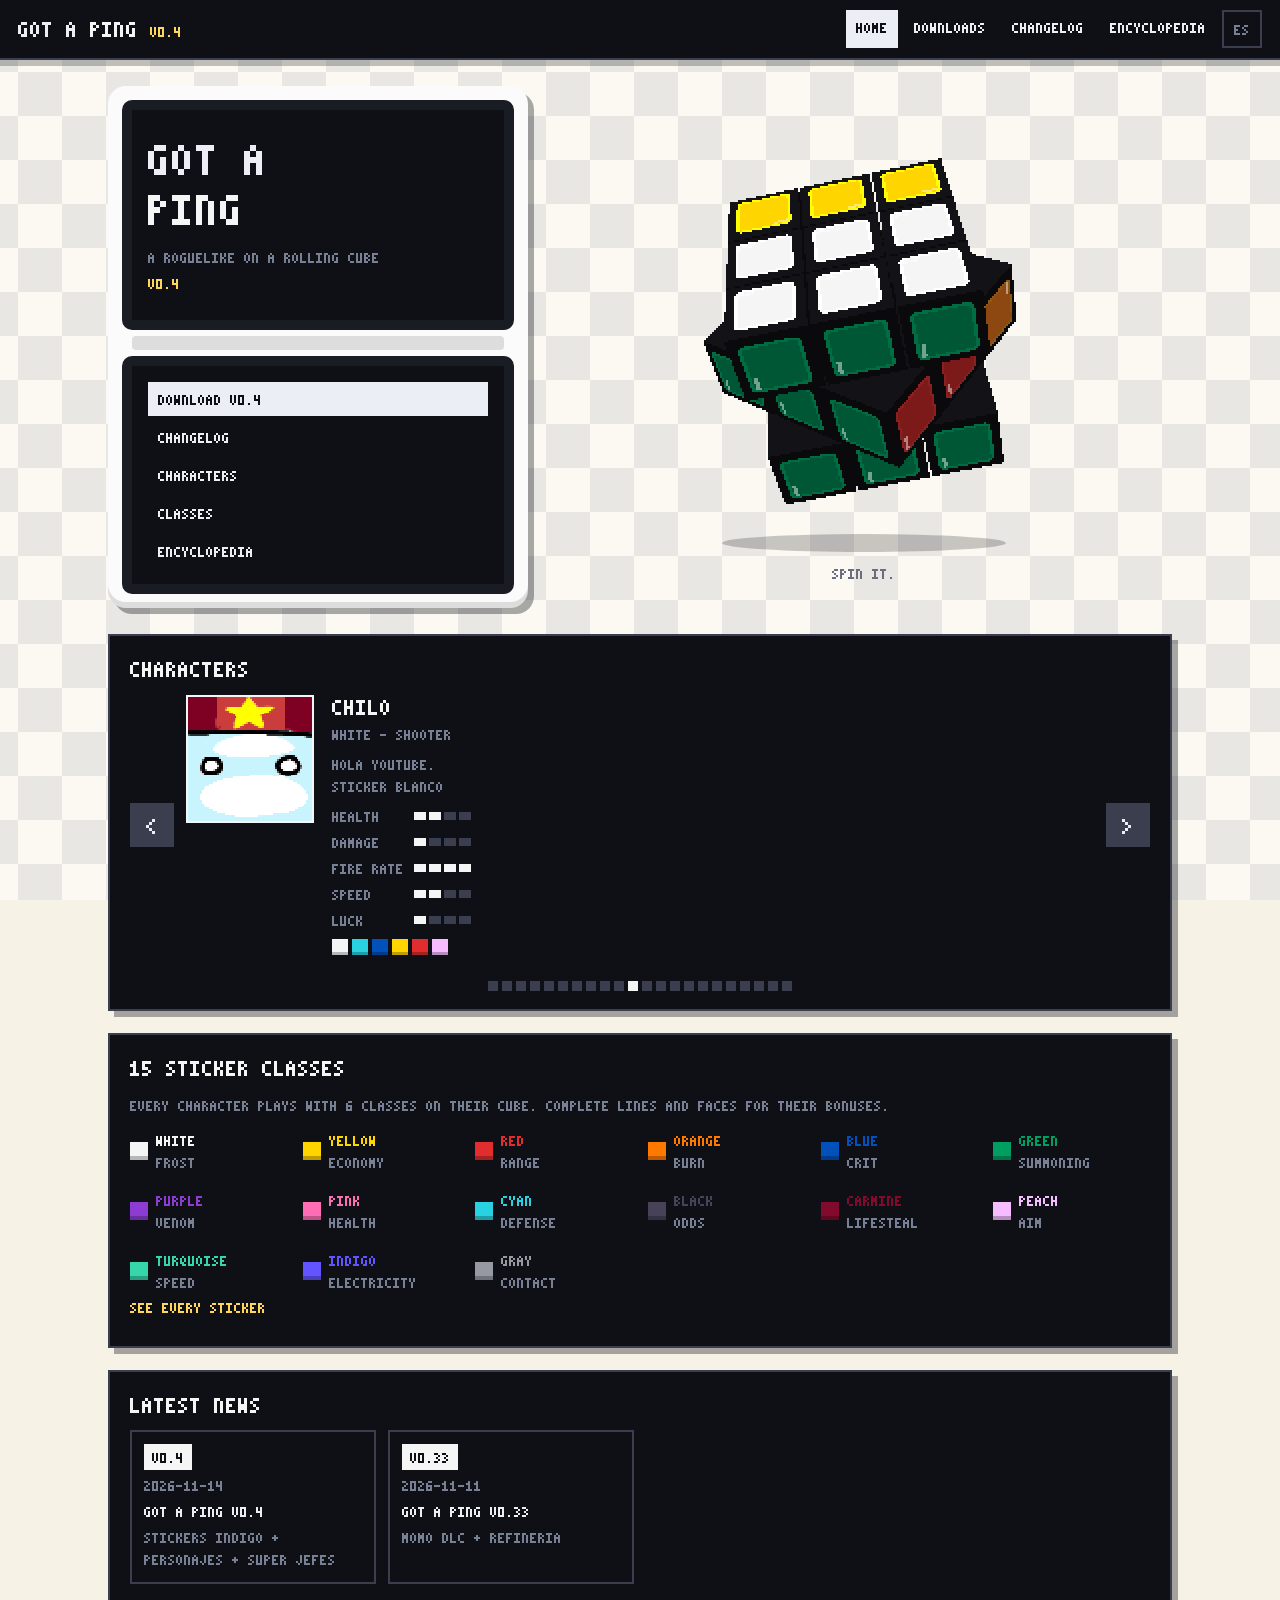
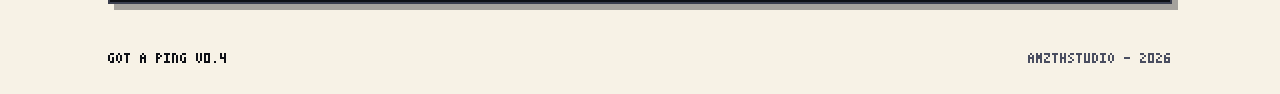
<file: index.html>
<!doctype html>
<html lang="es" data-lang="es">
<head>
<meta charset="utf-8">
<meta name="viewport" content="width=device-width, initial-scale=1">
<title>Got a Ping</title>
<meta name="description" content="roguelike con @everyone.">
<meta property="og:title" content="Got a Ping">
<meta property="og:description" content="roguelike con @everyone.">
<link rel="icon" href="data:image/svg+xml,%3Csvg xmlns='http://www.w3.org/2000/svg' viewBox='0 0 4 4' shape-rendering='crispEdges'%3E%3Crect width='4' height='4' fill='%230e1016'/%3E%3Crect x='0' y='0' width='2' height='2' fill='%23ffd500'/%3E%3Crect x='2' y='2' width='2' height='2' fill='%23e12d2d'/%3E%3Crect x='2' y='0' width='2' height='2' fill='%2328d2e1'/%3E%3Crect x='0' y='2' width='2' height='2' fill='%23009e60'/%3E%3C/svg%3E">
<link rel="preload" href="assets/gotaping.ttf" as="font" type="font/ttf" crossorigin>
<link rel="stylesheet" href="assets/site.css">
<script>try { var l = localStorage.getItem('gap_lang') || ((navigator.language || 'es').slice(0, 2) === 'es' ? 'es' : 'en'); document.documentElement.dataset.lang = l; document.documentElement.lang = l; } catch (e) {}</script>
</head>
<body data-page="home" data-title-es="Got a Ping" data-title-en="Got a Ping">
<canvas id="bg" aria-hidden="true"></canvas>

<header class="hud">
  <a class="brand" href="index.html"><span class="brand-t">got a <b>ping</b></span><span class="brand-v gold">v0.4</span></a>
  <nav class="nav"><a class="nav-b on" href="index.html"><span lang="es">inicio</span><span lang="en">home</span></a><a class="nav-b" href="downloads.html"><span lang="es">descargas</span><span lang="en">downloads</span></a><a class="nav-b" href="changelog.html"><span lang="es">novedades</span><span lang="en">changelog</span></a><a class="nav-b" href="wiki.html"><span lang="es">enciclopedia</span><span lang="en">encyclopedia</span></a><button class="nav-b lang" id="lang" type="button" aria-label="idioma / language"><span lang="es">en</span><span lang="en">es</span></button></nav>
</header>

<main class="main">

<section class="hero">
  <div class="ds">
    <div class="ds-top"><div class="lcd">
      <p class="logo">got a<br><b>ping</b></p>
      <p class="dim tag"><span lang="es">un cubo</span><span lang="en">a roguelike on a rolling cube</span></p>
      <p class="ver gold">v0.4</p>
    </div></div>
    <div class="ds-hinge"></div>
    <div class="ds-bot"><div class="lcd menu">
      <a class="menu-row sel" href="downloads.html"><span lang="es">descargar</span><span lang="en">download</span> <b>v0.4</b></a>
      <a class="menu-row" href="changelog.html"><span lang="es">novedades</span><span lang="en">changelog</span></a>
      <a class="menu-row" href="#chars"><span lang="es">personajes</span><span lang="en">characters</span></a>
      <a class="menu-row" href="#classes"><span lang="es">colores</span><span lang="en">classes</span></a>
      <a class="menu-row" href="wiki.html"><span lang="es">enciclopedia</span><span lang="en">encyclopedia</span></a>
    </div></div>
  </div>
  <div class="stage">
    <canvas id="cube" aria-label="el cubo de stickers"></canvas>
    <div class="shadow"></div>
    <p class="dim hint"><span lang="es">GIRALO.</span><span lang="en">SPIN IT.</span></p>
  </div>
</section>

<section class="panel" id="chars">
  <h2><span lang="es">personajes</span><span lang="en">characters</span></h2>
  <div class="carousel" id="carousel"><p class="dim"><span lang="es">cargando</span><span lang="en">loading</span></p></div>
</section>

<section class="panel" id="classes">
  <h2><span lang="es">15 colores de stickers</span><span lang="en">15 sticker classes</span></h2>
  <p class="dim"><span lang="es">cada personaje juega con 6 colores en su cubo. completa líneas y caras para sus EFECTOS.</span><span lang="en">every character plays with 6 classes on their cube. complete lines and faces for their bonuses.</span></p>
  <ul class="classes"><li class="cls" style="--c:rgb(245,245,245)"><span class="sq"></span><span class="cls-n"><span lang="es">blanco</span><span lang="en">white</span></span><span class="dim"><span lang="es">frio</span><span lang="en">frost</span></span></li><li class="cls" style="--c:rgb(255,213,0)"><span class="sq"></span><span class="cls-n"><span lang="es">amarillo</span><span lang="en">yellow</span></span><span class="dim"><span lang="es">economia</span><span lang="en">economy</span></span></li><li class="cls" style="--c:rgb(225,45,45)"><span class="sq"></span><span class="cls-n"><span lang="es">rojo</span><span lang="en">red</span></span><span class="dim"><span lang="es">alcance</span><span lang="en">range</span></span></li><li class="cls" style="--c:rgb(255,120,0)"><span class="sq"></span><span class="cls-n"><span lang="es">naranja</span><span lang="en">orange</span></span><span class="dim"><span lang="es">quemadura</span><span lang="en">burn</span></span></li><li class="cls" style="--c:rgb(0,81,186)"><span class="sq"></span><span class="cls-n"><span lang="es">azul</span><span lang="en">blue</span></span><span class="dim"><span lang="es">critico</span><span lang="en">crit</span></span></li><li class="cls" style="--c:rgb(0,158,96)"><span class="sq"></span><span class="cls-n"><span lang="es">verde</span><span lang="en">green</span></span><span class="dim"><span lang="es">invocacion</span><span lang="en">summoning</span></span></li><li class="cls" style="--c:rgb(140,60,210)"><span class="sq"></span><span class="cls-n"><span lang="es">morado</span><span lang="en">purple</span></span><span class="dim"><span lang="es">veneno</span><span lang="en">venom</span></span></li><li class="cls" style="--c:rgb(255,110,180)"><span class="sq"></span><span class="cls-n"><span lang="es">rosa</span><span lang="en">pink</span></span><span class="dim"><span lang="es">vida</span><span lang="en">health</span></span></li><li class="cls" style="--c:rgb(40,210,225)"><span class="sq"></span><span class="cls-n"><span lang="es">cian</span><span lang="en">cyan</span></span><span class="dim"><span lang="es">defensa</span><span lang="en">defense</span></span></li><li class="cls" style="--c:rgb(72,66,88)"><span class="sq"></span><span class="cls-n"><span lang="es">negro</span><span lang="en">black</span></span><span class="dim"><span lang="es">azar</span><span lang="en">odds</span></span></li><li class="cls" style="--c:rgb(130,10,45)"><span class="sq"></span><span class="cls-n"><span lang="es">carmin</span><span lang="en">carmine</span></span><span class="dim"><span lang="es">robo de vida</span><span lang="en">lifesteal</span></span></li><li class="cls" style="--c:rgb(245,188,255)"><span class="sq"></span><span class="cls-n"><span lang="es">durazno</span><span lang="en">peach</span></span><span class="dim"><span lang="es">punteria</span><span lang="en">aim</span></span></li><li class="cls" style="--c:rgb(52,214,170)"><span class="sq"></span><span class="cls-n"><span lang="es">turquesa</span><span lang="en">turquoise</span></span><span class="dim"><span lang="es">velocidad</span><span lang="en">speed</span></span></li><li class="cls" style="--c:rgb(98,84,255)"><span class="sq"></span><span class="cls-n">indigo</span><span class="dim"><span lang="es">electricidad</span><span lang="en">electricity</span></span></li><li class="cls" style="--c:rgb(150,152,162)"><span class="sq"></span><span class="cls-n"><span lang="es">gris</span><span lang="en">gray</span></span><span class="dim"><span lang="es">contacto</span><span lang="en">contact</span></span></li></ul>
  <p><a href="wiki.html#stickers"><span lang="es">ver todos los stickers</span><span lang="en">see every sticker</span></a></p>
</section>

<section class="panel">
  <h2><span lang="es">NOVEDADES</span><span lang="en">latest news</span></h2>
  <div class="cards"><a class="card news" href="changelog.html#v0.4"><span class="chip">v0.4</span><span class="when">2026-11-14</span><span class="card-t">Got a Ping v0.4</span><span class="dim">STICKERS INDIGO + PERSONAJES + SUPER JEFES</span></a><a class="card news" href="changelog.html#v0.33"><span class="chip">v0.33</span><span class="when">2026-11-11</span><span class="card-t">Got a Ping v0.33</span><span class="dim">MOMO DLC + REFINERIA</span></a></div>
</section>
</main>

<footer class="foot">
  <span>got a ping v0.4</span>
  <span class="dim">amzthstudio - 2026</span>
</footer>

<script src="assets/game.js"></script>
<script src="assets/bg.js"></script>
<script src="assets/cube.js"></script>
<script src="assets/site.js"></script>
</body>
</html>
</file>
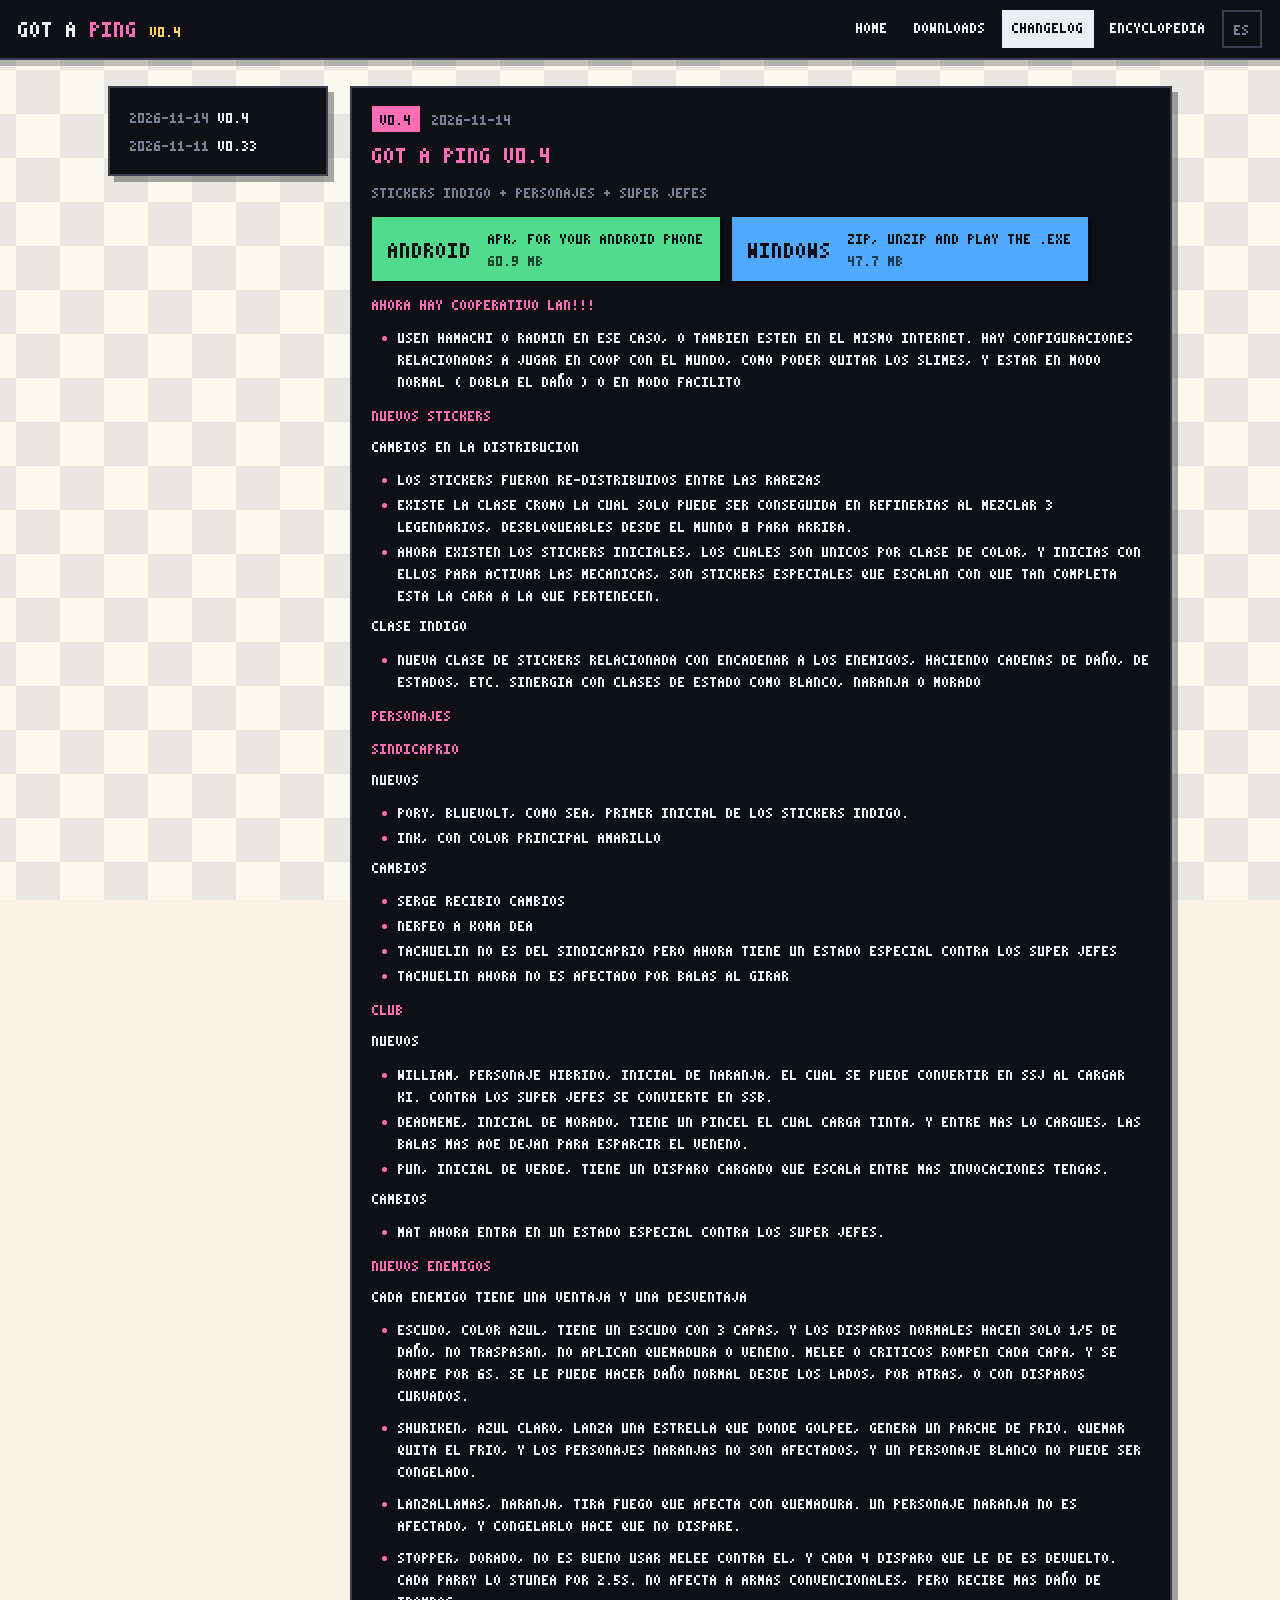
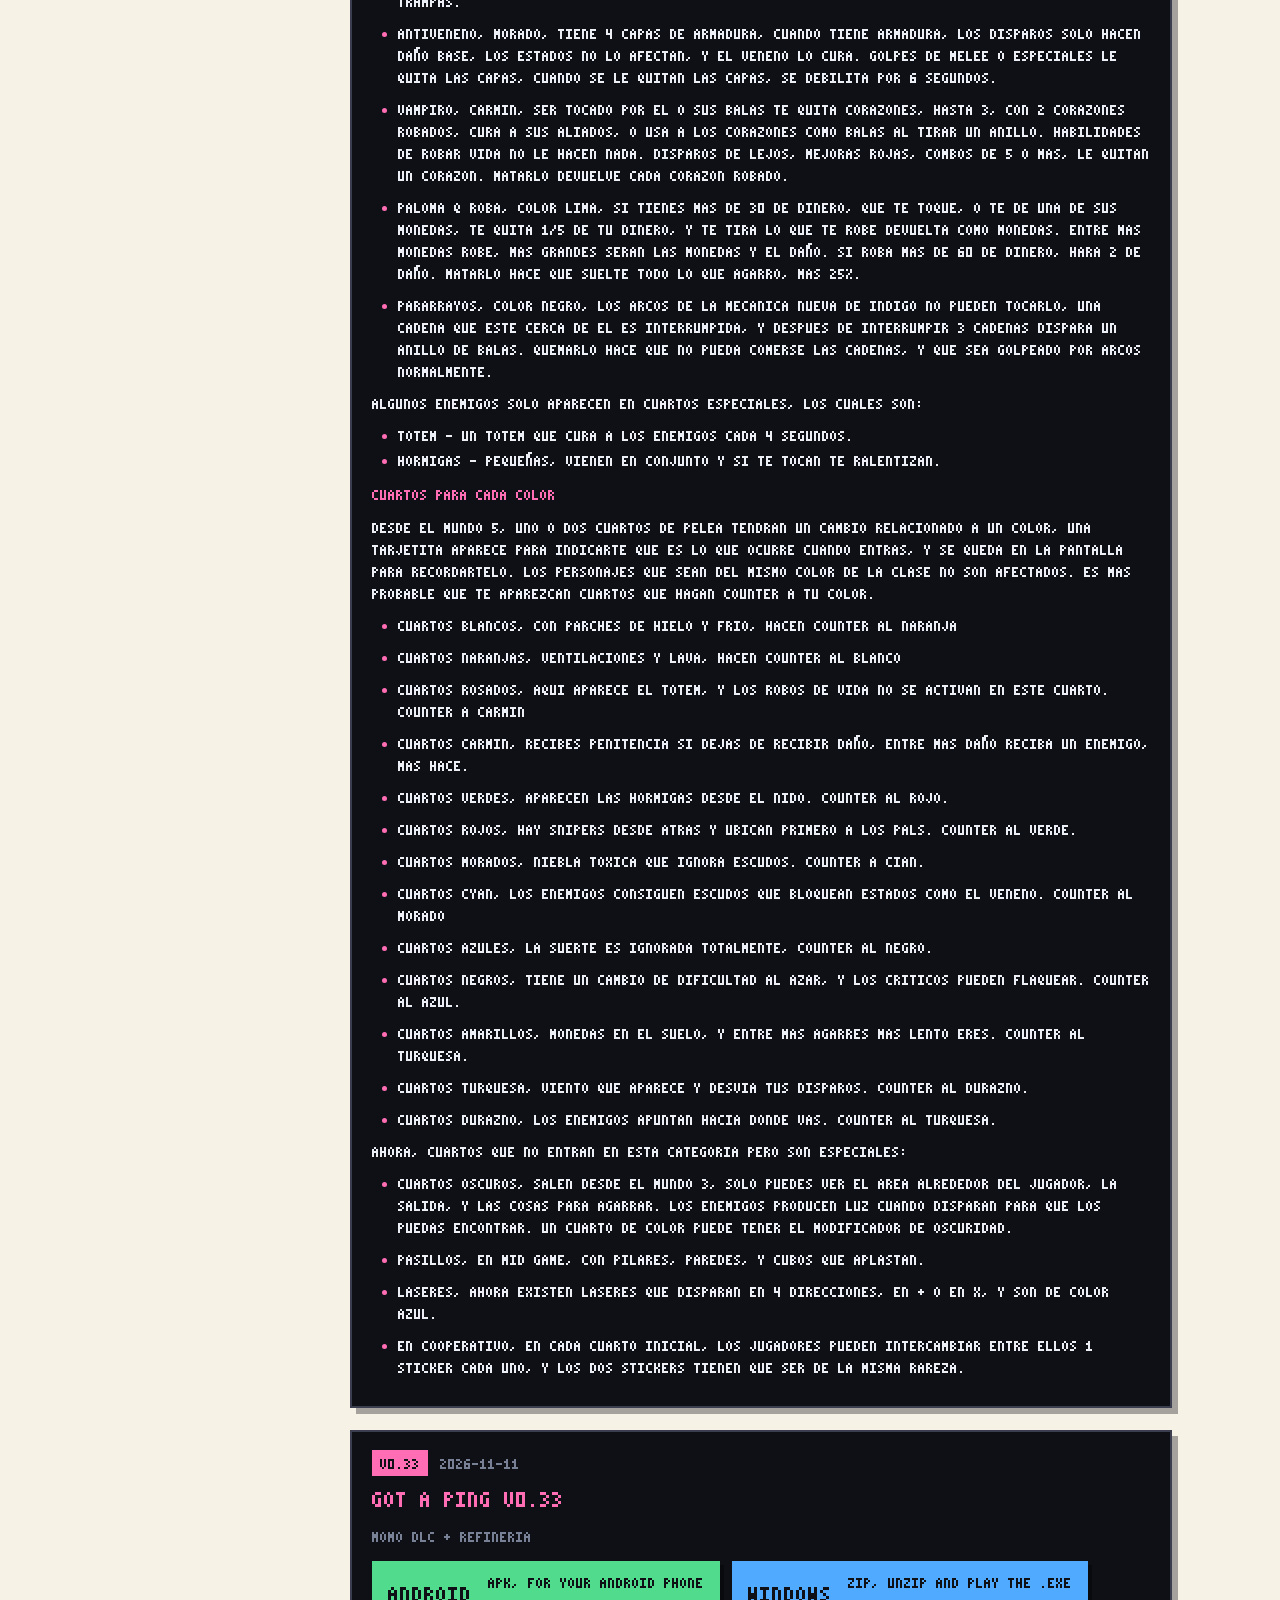
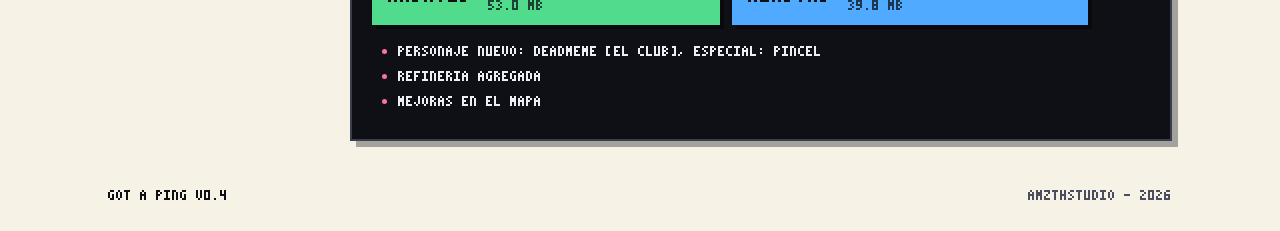
<file: changelog.html>
<!doctype html>
<html lang="es" data-lang="es">
<head>
<meta charset="utf-8">
<meta name="viewport" content="width=device-width, initial-scale=1">
<title>Got a Ping - novedades</title>
<meta name="description" content="roguelike con @everyone.">
<meta property="og:title" content="Got a Ping - novedades">
<meta property="og:description" content="roguelike con @everyone.">
<link rel="icon" href="data:image/svg+xml,%3Csvg xmlns='http://www.w3.org/2000/svg' viewBox='0 0 4 4' shape-rendering='crispEdges'%3E%3Crect width='4' height='4' fill='%230e1016'/%3E%3Crect x='0' y='0' width='2' height='2' fill='%23ffd500'/%3E%3Crect x='2' y='2' width='2' height='2' fill='%23e12d2d'/%3E%3Crect x='2' y='0' width='2' height='2' fill='%2328d2e1'/%3E%3Crect x='0' y='2' width='2' height='2' fill='%23009e60'/%3E%3C/svg%3E">
<link rel="preload" href="assets/gotaping.ttf" as="font" type="font/ttf" crossorigin>
<link rel="stylesheet" href="assets/site.css">
<script>try { var l = localStorage.getItem('gap_lang') || ((navigator.language || 'es').slice(0, 2) === 'es' ? 'es' : 'en'); document.documentElement.dataset.lang = l; document.documentElement.lang = l; } catch (e) {}</script>
</head>
<body data-page="changelog" data-title-es="Got a Ping - novedades" data-title-en="Got a Ping - changelog">
<canvas id="bg" aria-hidden="true"></canvas>

<header class="hud">
  <a class="brand" href="index.html"><span class="brand-t">got a <b>ping</b></span><span class="brand-v gold">v0.4</span></a>
  <nav class="nav"><a class="nav-b" href="index.html"><span lang="es">inicio</span><span lang="en">home</span></a><a class="nav-b" href="downloads.html"><span lang="es">descargas</span><span lang="en">downloads</span></a><a class="nav-b on" href="changelog.html"><span lang="es">novedades</span><span lang="en">changelog</span></a><a class="nav-b" href="wiki.html"><span lang="es">enciclopedia</span><span lang="en">encyclopedia</span></a><button class="nav-b lang" id="lang" type="button" aria-label="idioma / language"><span lang="es">en</span><span lang="en">es</span></button></nav>
</header>

<main class="main">
<div class="log"><nav class="panel side"><a href="#v0.4"><span class="dim">2026-11-14</span> v0.4</a><a href="#v0.33"><span class="dim">2026-11-11</span> v0.33</a></nav><div class="entries"><article class="panel entry release" id="v0.4">
  <header><span class="chip">v0.4</span><span class="when">2026-11-14</span></header>
  <h2>Got a Ping v0.4</h2><p class="dim">STICKERS INDIGO + PERSONAJES + SUPER JEFES</p>
  <div class="dls"><a class="dl android" href="https://github.com/samasing-yyp/got-a-ping/releases/download/0.4/GotAPing_v0.4.apk" download><span class="dl-k">Android</span><span class="dl-s"><span lang="es">apk, PARA ANDROID</span><span lang="en">apk, FOR YOUR ANDROID PHONE</span></span><span class="dl-m">60.9 MB</span></a><a class="dl windows" href="https://github.com/samasing-yyp/got-a-ping/releases/download/0.4/GotAPing_v0.4_windows.zip" download><span class="dl-k">Windows</span><span class="dl-s"><span lang="es">zip, descomprimELO Y USA EL .EXE</span><span lang="en">zip, unzip and play THE .EXE</span></span><span class="dl-m">47.7 MB</span></a></div>
  <div class="md"><h3 id="ahora-hay-cooperativo-lan">AHORA HAY COOPERATIVO LAN!!!</h3>
<ul><li>usen hamachi o radmin en ese caso, o tambien esten en el mismo internet. hay configuraciones relacionadas a jugar en COOP con el mundo, como poder quitar los slimes, y estar en modo normal ( dobla el daño ) o en modo facilito</li></ul>
<h3 id="nuevos-stickers">NUEVOS STICKERS</h3>
<h4 id="cambios-en-la-distribucion">CAMBIOS EN LA DISTRIBUCION</h4>
<ul><li>los stickers fueron re-distribuidos entre las rarezas</li><li>existe la clase CROMO la cual solo puede ser conseguida en refinerias al mezclar 3 legendarios, desbloqueables desde el mundo 8 para arriba.</li><li>Ahora existen los stickers iniciales, los cuales son unicos por clase de color, y inicias con ellos para activar las mecanicas, son stickers especiales que escalan con que tan completa esta la cara a la que pertenecen.</li></ul>
<h4 id="clase-indigo">CLASE INDIGO</h4>
<ul><li>Nueva clase de stickers relacionada con encadenar a los enemigos, haciendo cadenas de daño, de estados, etc. Sinergia con clases de estado como Blanco, Naranja o Morado</li></ul>
<h3 id="personajes">PERSONAJES</h3>
<h3 id="sindicaprio">SINDICAPRIO</h3>
<h4 id="nuevos">nuevos</h4>
<ul><li>PORY, bluevolt, como sea, primer inicial de los stickers indigo.</li><li>INK, con color principal amarillo</li></ul>
<h4 id="cambios">cambios</h4>
<ul><li>serge recibio cambios</li><li>nerfeo a koma dea</li><li>tachuelin no es del sindicaprio pero ahora tiene un estado especial contra los super jefes</li><li>tachuelin ahora no es afectado por balas al girar</li></ul>
<h3 id="club">CLUB</h3>
<h4 id="nuevos">nuevos</h4>
<ul><li>WILLIAM, personaje hibrido, inicial de NARANJA, el cual se puede convertir en SSJ al cargar KI. Contra los super jefes se convierte en SSB.</li><li>DEADMEME, inicial de Morado, tiene un pincel el cual carga tinta, y entre mas lo cargues, las balas mas AOE dejan para esparcir el veneno.</li><li>PUN, inicial de verde, tiene un disparo cargado que escala entre mas invocaciones tengas.</li></ul>
<h4 id="cambios">cambios</h4>
<ul><li>Mat ahora entra en un estado especial contra los super jefes.</li></ul>
<h3 id="nuevos-enemigos">NUEVOS ENEMIGOS</h3>
<h4 id="cada-enemigo-tiene-una-ventaja-y-una-desventaja">CADA ENEMIGO TIENE UNA VENTAJA Y UNA DESVENTAJA</h4>
<ul><li>ESCUDO, color azul, tiene un escudo con 3 capas, y los disparos normales hacen solo 1/5 de daño, no traspasan, no aplican quemadura o veneno. Melee o Criticos rompen cada capa, y se rompe por 6s. Se le puede hacer daño normal desde los lados, por atras, o con disparos curvados.</li></ul>
<ul><li>SHURIKEN, azul claro, lanza una estrella que donde golpee, genera un parche de frio. Quemar quita el frio, y los personajes naranjas no son afectados, y un personaje Blanco no puede ser congelado.</li></ul>
<ul><li>LANZALLAMAS, naranja, tira fuego que afecta con quemadura. Un personaje naranja no es afectado, y congelarlo hace que no dispare.</li></ul>
<ul><li>STOPPER, dorado, no es bueno usar melee contra el, y cada 4 disparo que le de es devuelto. Cada parry lo stunea por 2.5s. No afecta a armas convencionales, pero recibe mas daño de trampas.</li></ul>
<ul><li>ANTIVENENO, morado, tiene 4 capas de armadura, cuando tiene armadura, los disparos solo hacen daño base, los estados no lo afectan, y el veneno lo cura. Golpes de melee o Especiales le quita las capas, cuando se le quitan las capas, se debilita por 6 segundos.</li></ul>
<ul><li>VAMPIRO, carmin, ser tocado por el o sus balas te quita corazones, hasta 3, con 2 corazones robados, cura a sus aliados, o usa a los corazones como balas al tirar un anillo. Habilidades de robar vida no le hacen nada. Disparos de lejos, mejoras rojas, combos de 5 o mas, le quitan un corazon. Matarlo devuelve cada corazon robado.</li></ul>
<ul><li>PALOMA Q ROBA, color lima, si tienes mas de 30 de dinero, que te toque, o te de una de sus monedas, te quita 1/5 de tu dinero, y te tira lo que te robe devuelta como monedas. Entre mas monedas robe, mas grandes seran las monedas y el daño. Si roba mas de 60 de dinero, hara 2 de daño. Matarlo hace que suelte todo lo que agarro, mas 25%.</li></ul>
<ul><li>PARARRAYOS, color negro, los arcos de la mecanica nueva de indigo no pueden tocarlo, una cadena que este cerca de el es interrumpida, y despues de interrumpir 3 cadenas dispara un anillo de balas. Quemarlo hace que no pueda comerse las cadenas, y que sea golpeado por arcos normalmente.</li></ul>
<p>Algunos enemigos solo aparecen en cuartos especiales, los cuales son:</p>
<ul><li>TOTEM - Un totem que cura a los enemigos cada 4 segundos.</li><li>HORMIGAS - Pequeñas, vienen en conjunto y si te tocan te ralentizan.</li></ul>
<h3 id="cuartos-para-cada-color">CUARTOS PARA CADA COLOR</h3>
<p>Desde el mundo 5, uno o dos cuartos de pelea tendran un cambio relacionado a un color, una tarjetita aparece para indicarte que es lo que ocurre cuando entras, y se queda en la pantalla para recordartelo. Los personajes que sean del mismo color de la clase NO son afectados. Es mas probable que te aparezcan cuartos que hagan counter a tu color.</p>
<ul><li>CUARTOS BLANCOS, con parches de hielo y frio, hacen counter al naranja</li></ul>
<ul><li>CUARTOS NARANJAS, ventilaciones y lava, hacen counter al blanco</li></ul>
<ul><li>CUARTOS ROSADOS, aqui aparece el totem, y los robos de vida no se activan en este cuarto. counter a carmin</li></ul>
<ul><li>CUARTOS CARMIN, recibes penitencia si dejas de recibir daño, entre mas daño reciba un enemigo, mas hace.</li></ul>
<ul><li>CUARTOS VERDES, aparecen las hormigas desde el nido. Counter al rojo.</li></ul>
<ul><li>CUARTOS ROJOS, hay snipers desde atras y ubican primero a los pals. Counter al Verde.</li></ul>
<ul><li>CUARTOS MORADOS, niebla toxica que ignora escudos. Counter a Cian.</li></ul>
<ul><li>CUARTOS CYAN, los enemigos consiguen escudos que bloquean estados como el veneno. Counter al Morado</li></ul>
<ul><li>CUARTOS AZULES, La suerte es ignorada totalmente, Counter al negro.</li></ul>
<ul><li>CUARTOS NEGROS, Tiene un cambio de dificultad al azar, y los criticos pueden flaquear. Counter al azul.</li></ul>
<ul><li>CUARTOS AMARILLOS, Monedas en el suelo, y entre mas agarres mas lento eres. Counter al turquesa.</li></ul>
<ul><li>CUARTOS TURQUESA, Viento que aparece y desvia tus disparos. Counter al durazno.</li></ul>
<ul><li>CUARTOS DURAZNO, Los enemigos apuntan hacia donde vas. Counter al turquesa.</li></ul>
<p>Ahora, cuartos que no entran en esta categoria pero son especiales:</p>
<ul><li>CUARTOS OSCUROS, SALEN DESDE EL MUNDO 3, Solo puedes ver el area alrededor del jugador, la salida, y las cosas para agarrar. Los enemigos producen luz cuando disparan para que los puedas encontrar. Un cuarto de color puede tener el modificador de oscuridad.</li></ul>
<ul><li>PASILLOS, en mid game, con pilares, paredes, y cubos que aplastan.</li></ul>
<ul><li>LASERES, Ahora existen laseres que disparan en 4 direcciones, en + o en X, y son de color azul.</li></ul>
<ul><li>En Cooperativo, en cada cuarto inicial, los jugadores pueden intercambiar entre ellos 1 sticker cada uno, y los dos stickers tienen que ser de la misma rareza.</li></ul></div>
</article><article class="panel entry release" id="v0.33">
  <header><span class="chip">v0.33</span><span class="when">2026-11-11</span></header>
  <h2>Got a Ping v0.33</h2><p class="dim">MOMO DLC + REFINERIA</p>
  <div class="dls"><a class="dl android" href="https://github.com/samasing-yyp/got-a-ping/releases/download/0.33/GotAPing_v0.33.apk" download><span class="dl-k">Android</span><span class="dl-s"><span lang="es">apk, PARA ANDROID</span><span lang="en">apk, FOR YOUR ANDROID PHONE</span></span><span class="dl-m">53.0 MB</span></a><a class="dl windows" href="https://github.com/samasing-yyp/got-a-ping/releases/download/0.33/GotAPing_v0.33_windows.zip" download><span class="dl-k">Windows</span><span class="dl-s"><span lang="es">zip, descomprimELO Y USA EL .EXE</span><span lang="en">zip, unzip and play THE .EXE</span></span><span class="dl-m">39.8 MB</span></a></div>
  <div class="md"><ul><li>Personaje nuevo: DEADMEME [EL CLUB], ESPECIAL: PINCEL</li><li>REFINERIA AGREGADA</li><li>MEJORAS EN EL MAPA</li></ul></div>
</article></div></div>
</main>

<footer class="foot">
  <span>got a ping v0.4</span>
  <span class="dim">amzthstudio - 2026</span>
</footer>

<script src="assets/game.js"></script>
<script src="assets/bg.js"></script>
<script src="assets/cube.js"></script>
<script src="assets/site.js"></script>
</body>
</html>
</file>
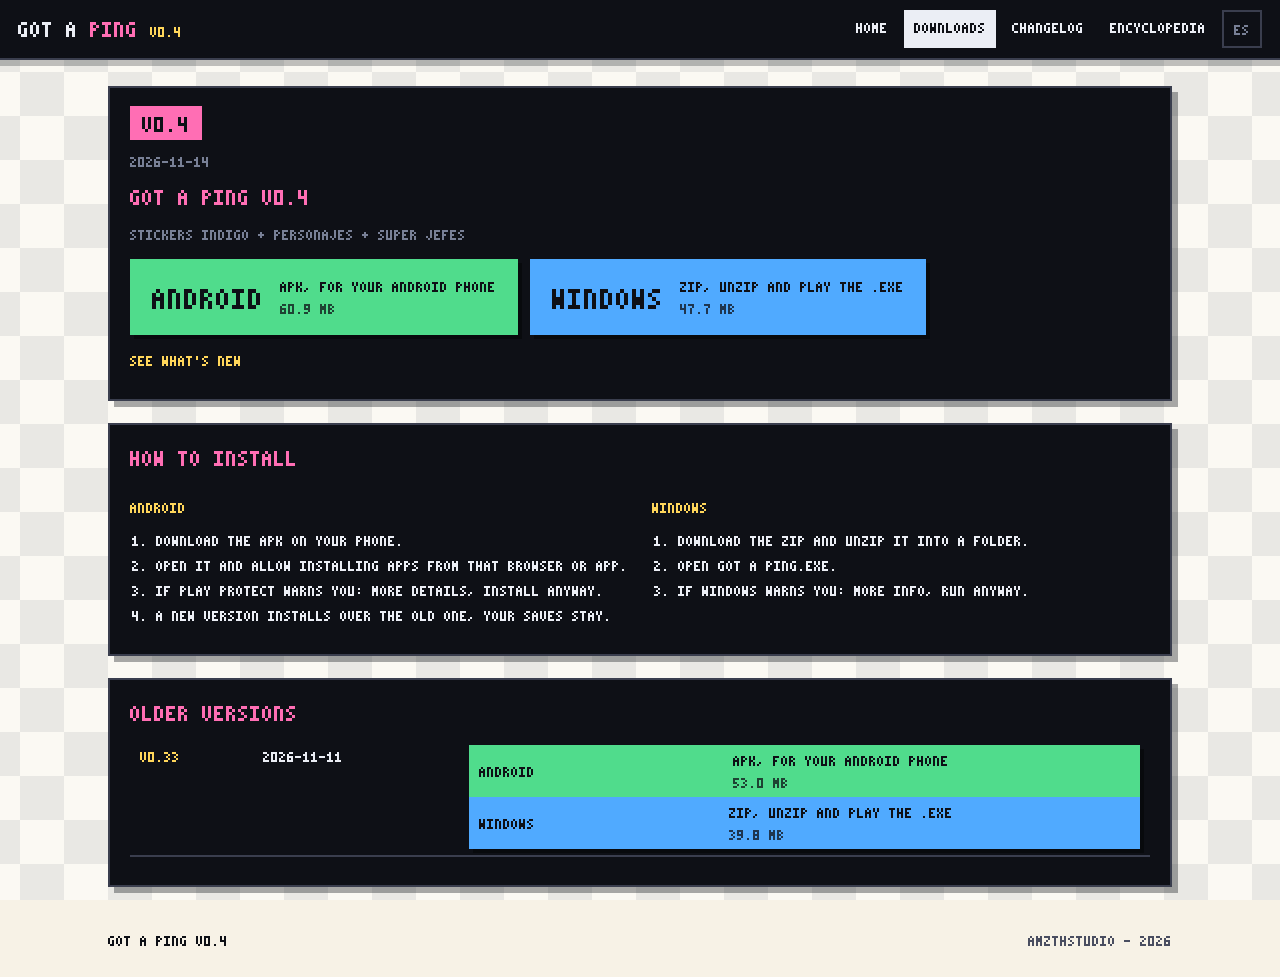
<file: downloads.html>
<!doctype html>
<html lang="es" data-lang="es">
<head>
<meta charset="utf-8">
<meta name="viewport" content="width=device-width, initial-scale=1">
<title>Got a Ping - descargas</title>
<meta name="description" content="roguelike con @everyone.">
<meta property="og:title" content="Got a Ping - descargas">
<meta property="og:description" content="roguelike con @everyone.">
<link rel="icon" href="data:image/svg+xml,%3Csvg xmlns='http://www.w3.org/2000/svg' viewBox='0 0 4 4' shape-rendering='crispEdges'%3E%3Crect width='4' height='4' fill='%230e1016'/%3E%3Crect x='0' y='0' width='2' height='2' fill='%23ffd500'/%3E%3Crect x='2' y='2' width='2' height='2' fill='%23e12d2d'/%3E%3Crect x='2' y='0' width='2' height='2' fill='%2328d2e1'/%3E%3Crect x='0' y='2' width='2' height='2' fill='%23009e60'/%3E%3C/svg%3E">
<link rel="preload" href="assets/gotaping.ttf" as="font" type="font/ttf" crossorigin>
<link rel="stylesheet" href="assets/site.css">
<script>try { var l = localStorage.getItem('gap_lang') || ((navigator.language || 'es').slice(0, 2) === 'es' ? 'es' : 'en'); document.documentElement.dataset.lang = l; document.documentElement.lang = l; } catch (e) {}</script>
</head>
<body data-page="downloads" data-title-es="Got a Ping - descargas" data-title-en="Got a Ping - downloads">
<canvas id="bg" aria-hidden="true"></canvas>

<header class="hud">
  <a class="brand" href="index.html"><span class="brand-t">got a <b>ping</b></span><span class="brand-v gold">v0.4</span></a>
  <nav class="nav"><a class="nav-b" href="index.html"><span lang="es">inicio</span><span lang="en">home</span></a><a class="nav-b on" href="downloads.html"><span lang="es">descargas</span><span lang="en">downloads</span></a><a class="nav-b" href="changelog.html"><span lang="es">novedades</span><span lang="en">changelog</span></a><a class="nav-b" href="wiki.html"><span lang="es">enciclopedia</span><span lang="en">encyclopedia</span></a><button class="nav-b lang" id="lang" type="button" aria-label="idioma / language"><span lang="es">en</span><span lang="en">es</span></button></nav>
</header>

<main class="main">
<section class="panel latest">
  <p class="chip big">v0.4</p><p class="when">2026-11-14</p>
  <h2>Got a Ping v0.4</h2>
  <p class="dim">STICKERS INDIGO + PERSONAJES + SUPER JEFES</p>
  <div class="dls"><a class="dl android big" href="https://github.com/samasing-yyp/got-a-ping/releases/download/0.4/GotAPing_v0.4.apk" download><span class="dl-k">Android</span><span class="dl-s"><span lang="es">apk, PARA ANDROID</span><span lang="en">apk, FOR YOUR ANDROID PHONE</span></span><span class="dl-m">60.9 MB</span></a><a class="dl windows big" href="https://github.com/samasing-yyp/got-a-ping/releases/download/0.4/GotAPing_v0.4_windows.zip" download><span class="dl-k">Windows</span><span class="dl-s"><span lang="es">zip, descomprimELO Y USA EL .EXE</span><span lang="en">zip, unzip and play THE .EXE</span></span><span class="dl-m">47.7 MB</span></a></div>
  <p><a href="changelog.html#v0.4"><span lang="es">ver que hay nuevo</span><span lang="en">see what&#x27;s new</span></a></p>
</section><section class="panel how">
  <h2><span lang="es">cómo instalar</span><span lang="en">how to install</span></h2>
  <div class="two">
    <div><h3>Android</h3><ol>
      <li><span lang="es">descarga el apk en tu teléfono.</span><span lang="en">download the apk on your phone.</span></li><li><span lang="es">ábrelo y permite instalar apps desde ese navegador o app.</span><span lang="en">open it and allow installing apps from that browser or app.</span></li><li><span lang="es">si play protect avisa: más detalles, instalar de todas formas.</span><span lang="en">if play protect warns you: more details, install anyway.</span></li><li><span lang="es">una versión nueva se instala encima, tus partidas se quedan.</span><span lang="en">a new version installs over the old one, your saves stay.</span></li></ol></div>
    <div><h3>Windows</h3><ol>
      <li><span lang="es">descarga el zip y descomprímelo en una carpeta.</span><span lang="en">download the zip and unzip it into a folder.</span></li><li><span lang="es">abre got a ping.exe.</span><span lang="en">open got a ping.exe.</span></li><li><span lang="es">si windows avisa: más información, ejecutar de todas formas.</span><span lang="en">if windows warns you: more info, run anyway.</span></li></ol></div>
  </div>
</section><section class="panel"><h2><span lang="es">versiones anteriores</span><span lang="en">older versions</span></h2><div class="tbl"><table><tbody><tr><td><a href="changelog.html#v0.33">v0.33</a></td><td>2026-11-11</td><td class="row-dl"><a class="dl android" href="https://github.com/samasing-yyp/got-a-ping/releases/download/0.33/GotAPing_v0.33.apk" download><span class="dl-k">Android</span><span class="dl-s"><span lang="es">apk, PARA ANDROID</span><span lang="en">apk, FOR YOUR ANDROID PHONE</span></span><span class="dl-m">53.0 MB</span></a><a class="dl windows" href="https://github.com/samasing-yyp/got-a-ping/releases/download/0.33/GotAPing_v0.33_windows.zip" download><span class="dl-k">Windows</span><span class="dl-s"><span lang="es">zip, descomprimELO Y USA EL .EXE</span><span lang="en">zip, unzip and play THE .EXE</span></span><span class="dl-m">39.8 MB</span></a></td></tr></tbody></table></div></section>
</main>

<footer class="foot">
  <span>got a ping v0.4</span>
  <span class="dim">amzthstudio - 2026</span>
</footer>

<script src="assets/game.js"></script>
<script src="assets/bg.js"></script>
<script src="assets/cube.js"></script>
<script src="assets/site.js"></script>
</body>
</html>
</file>
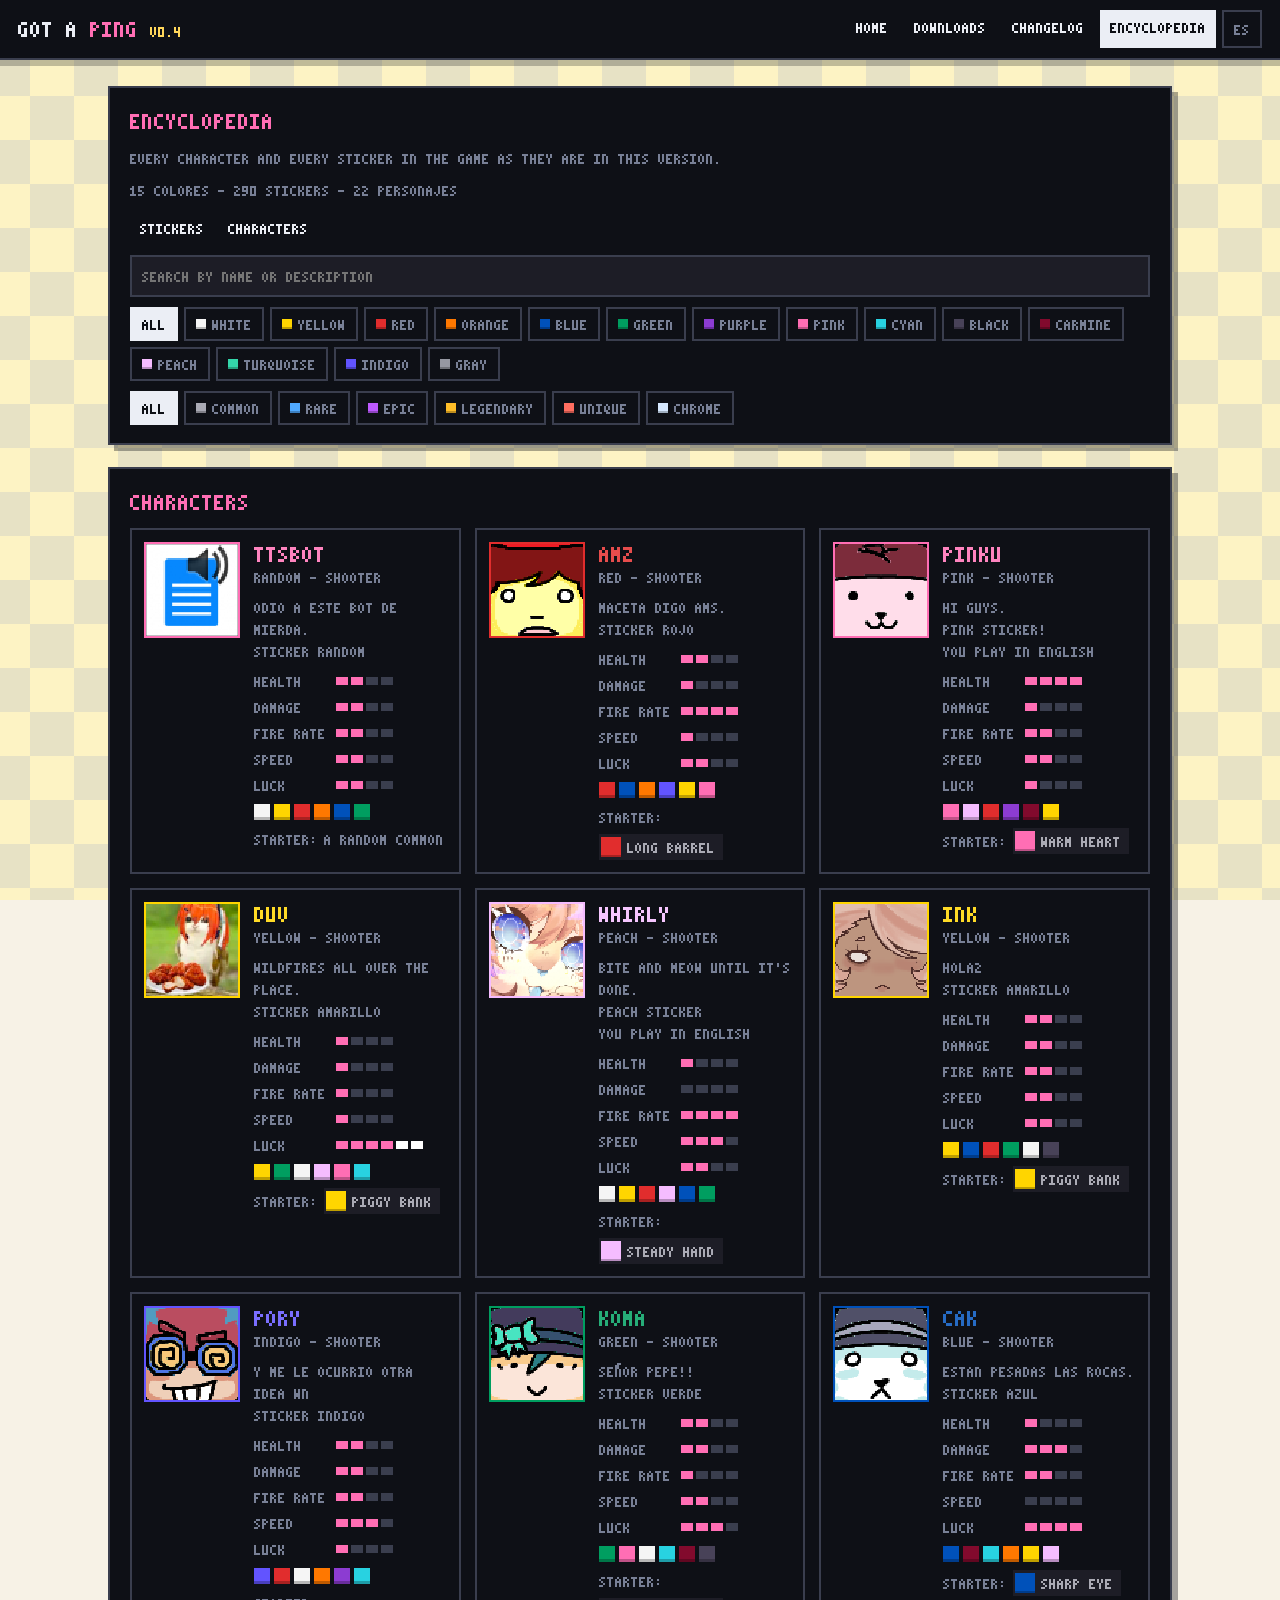
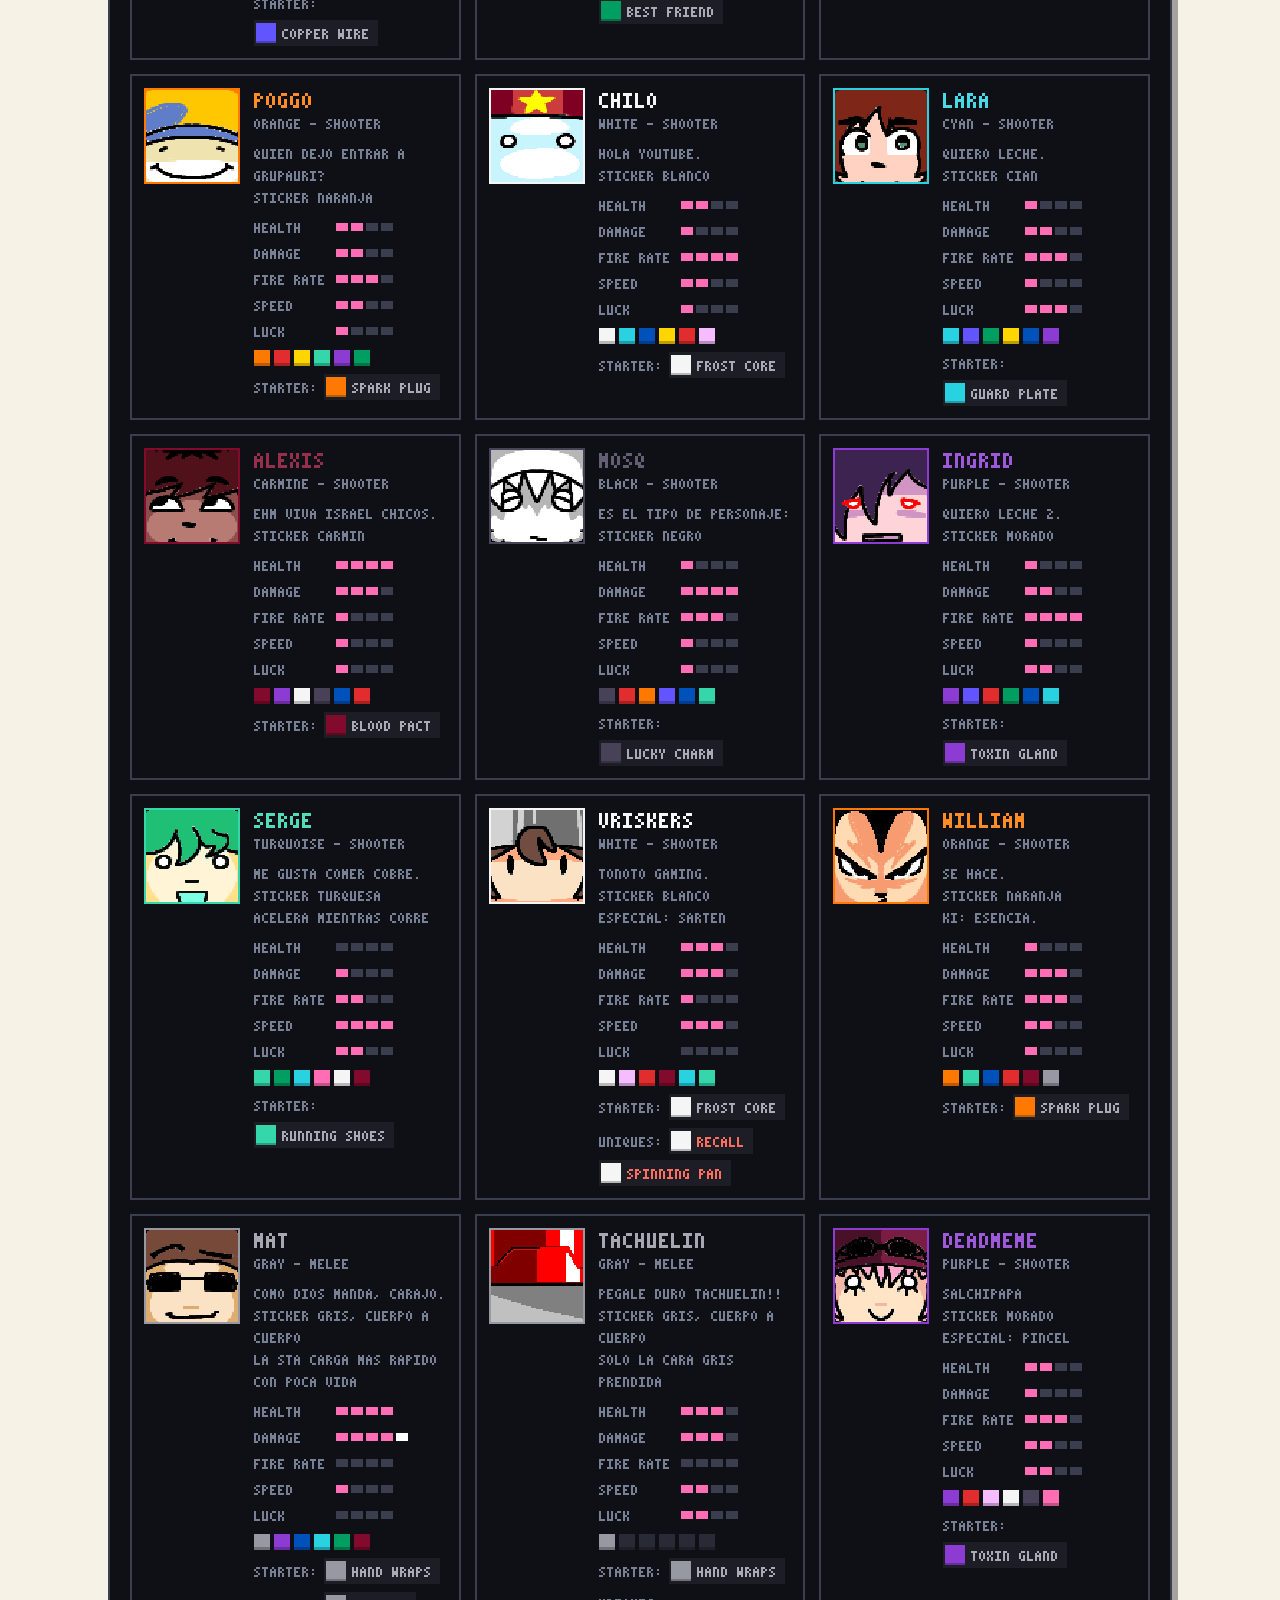
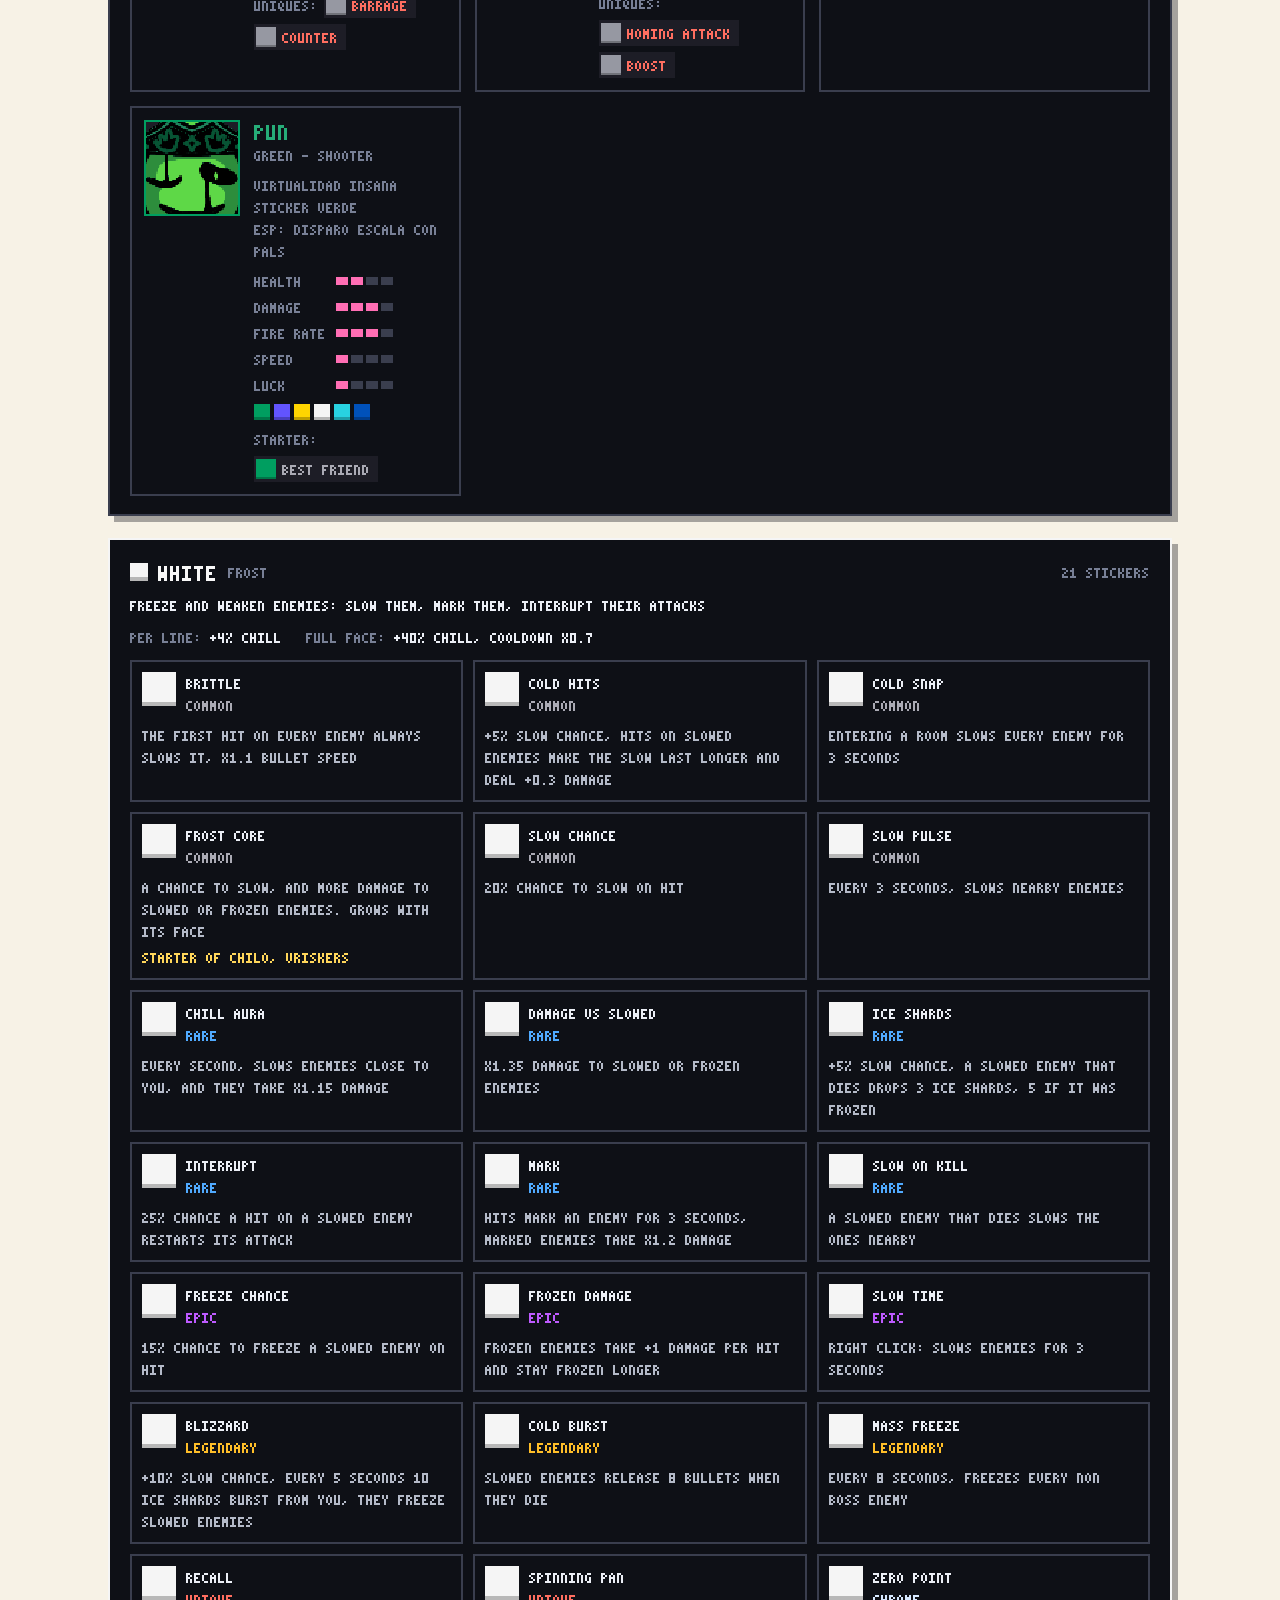
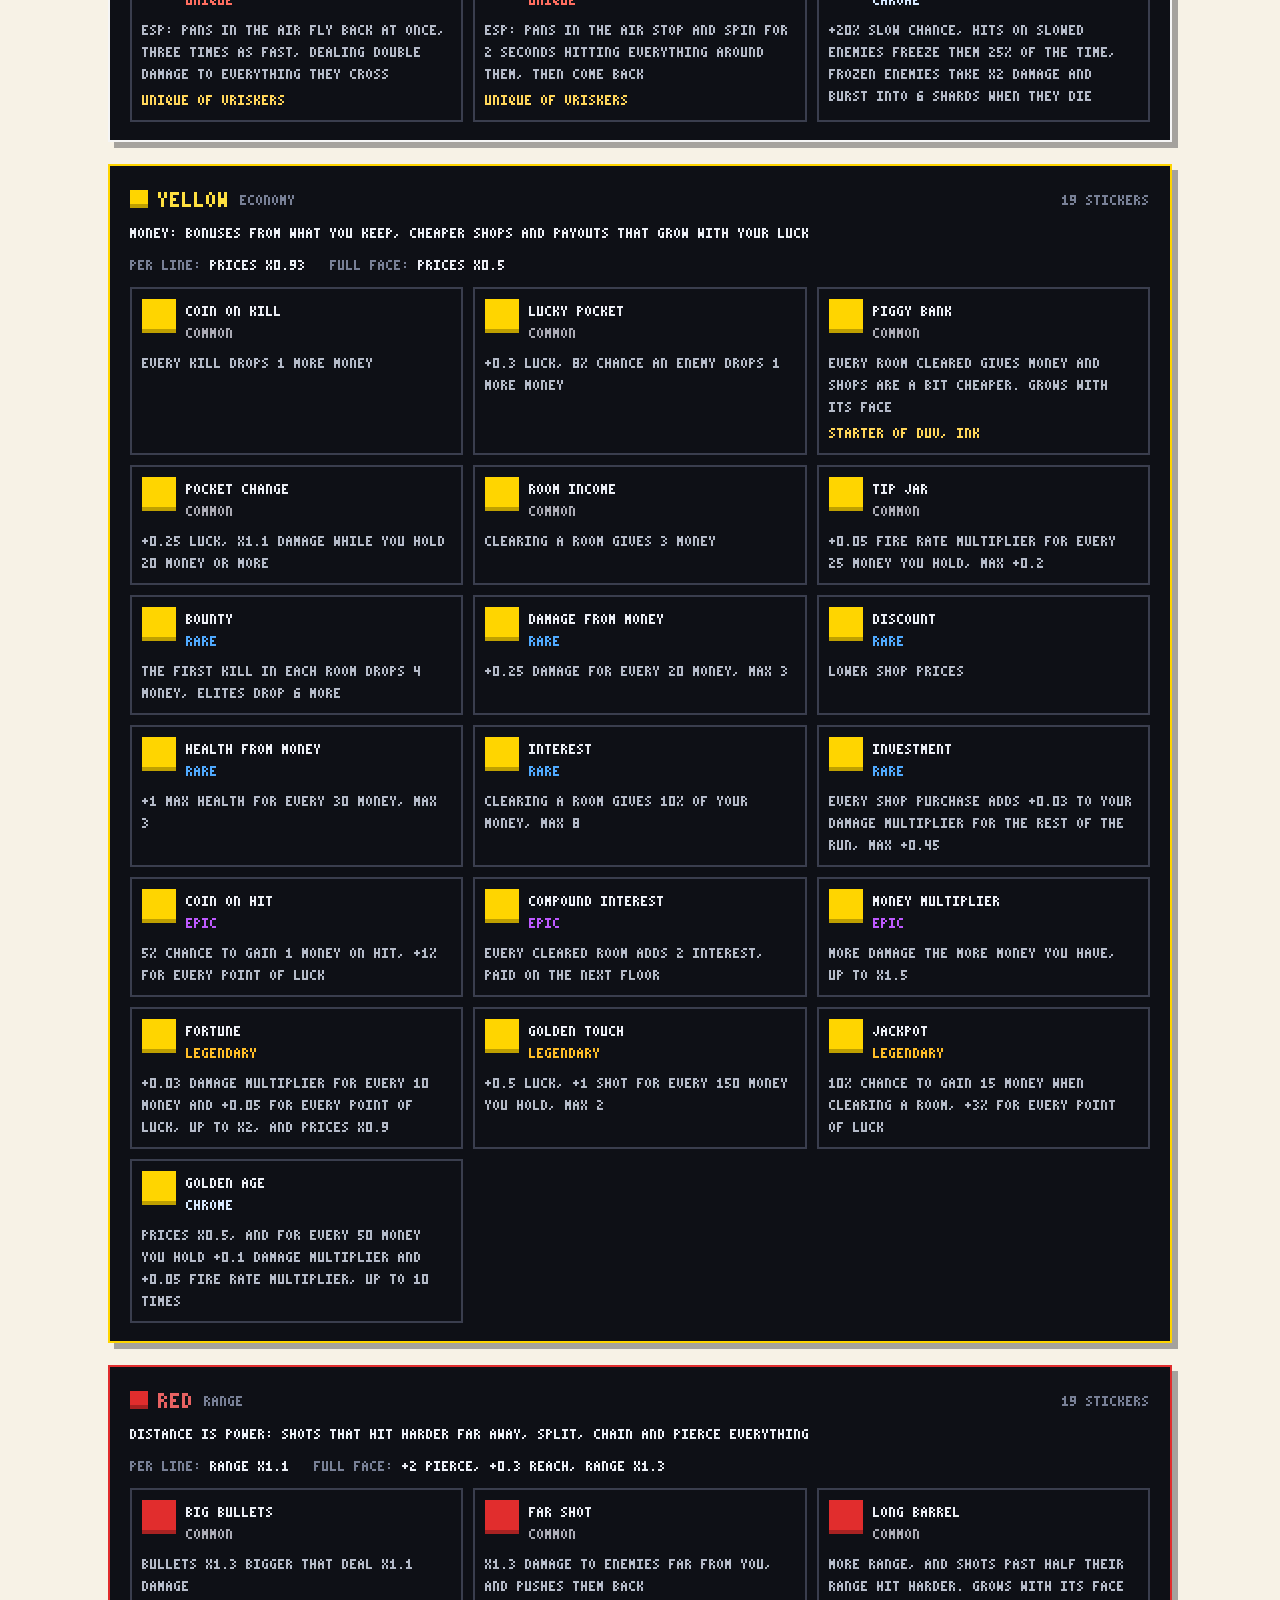
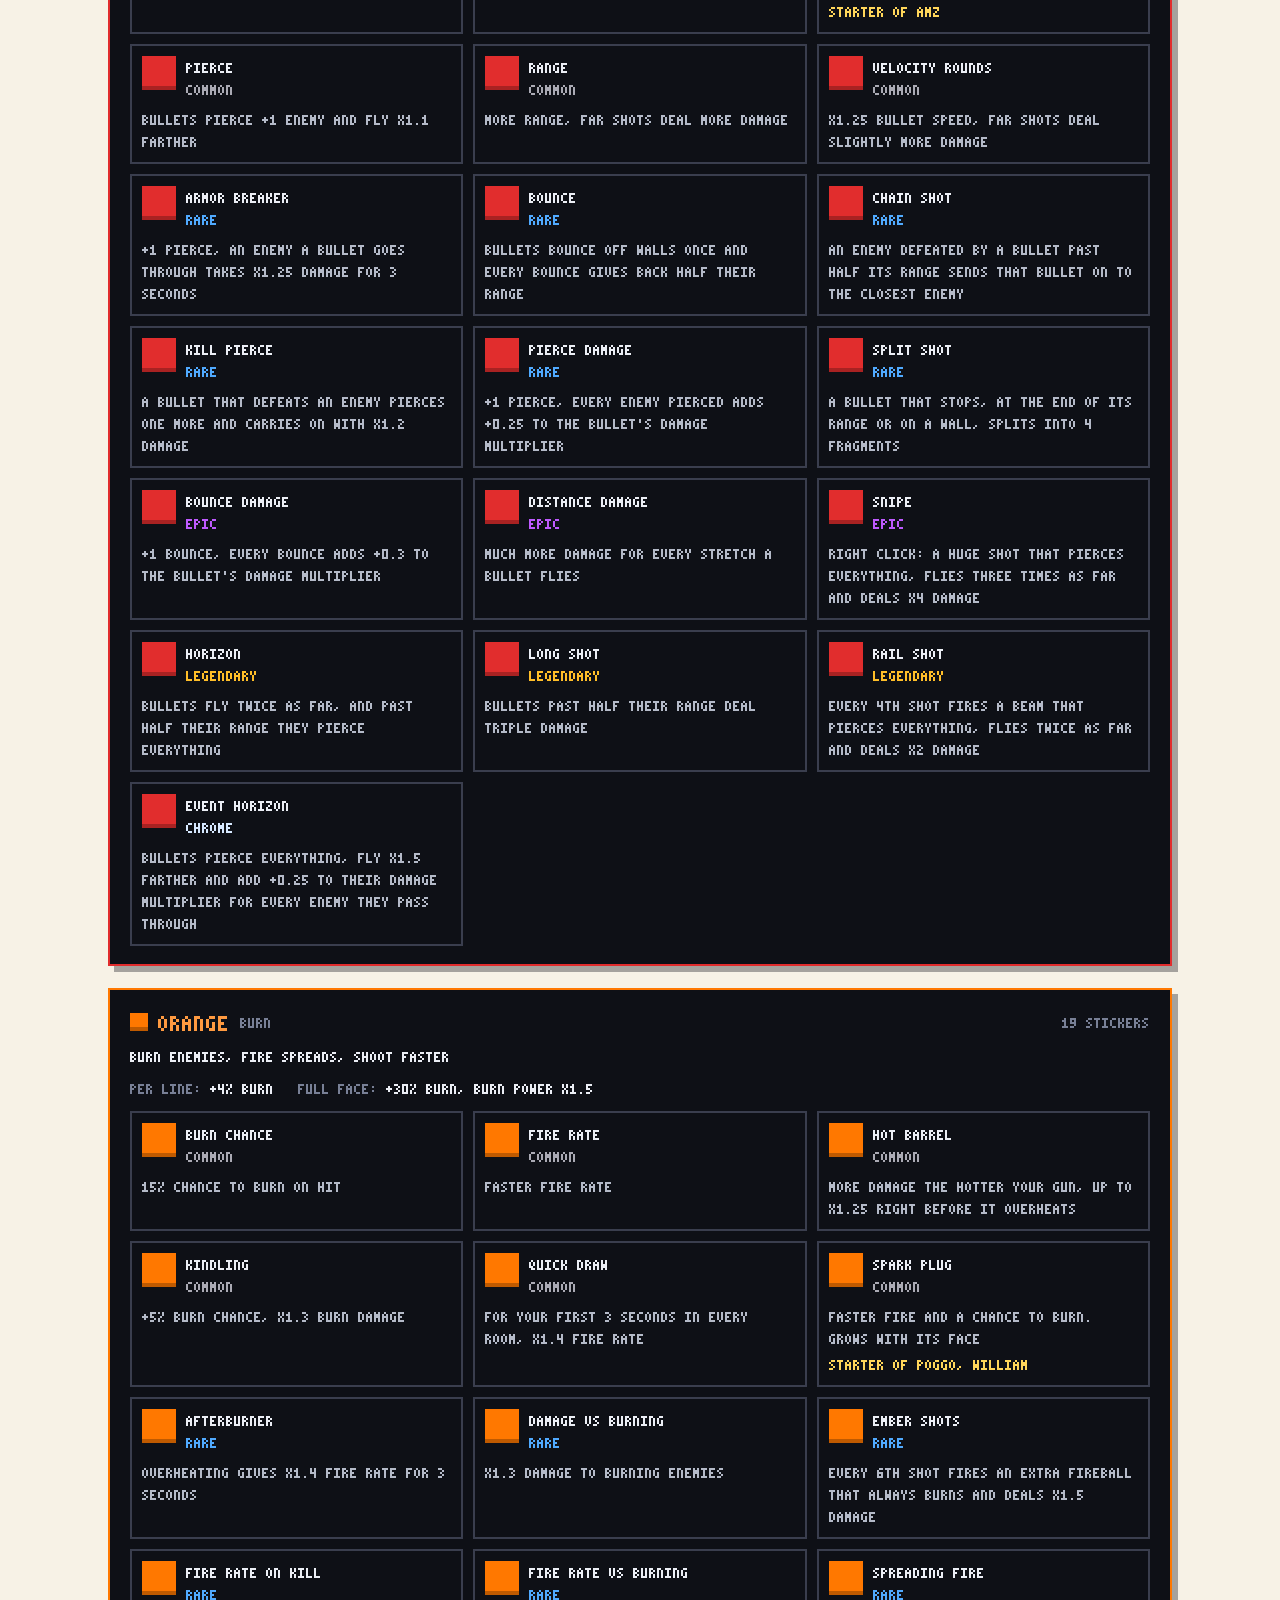
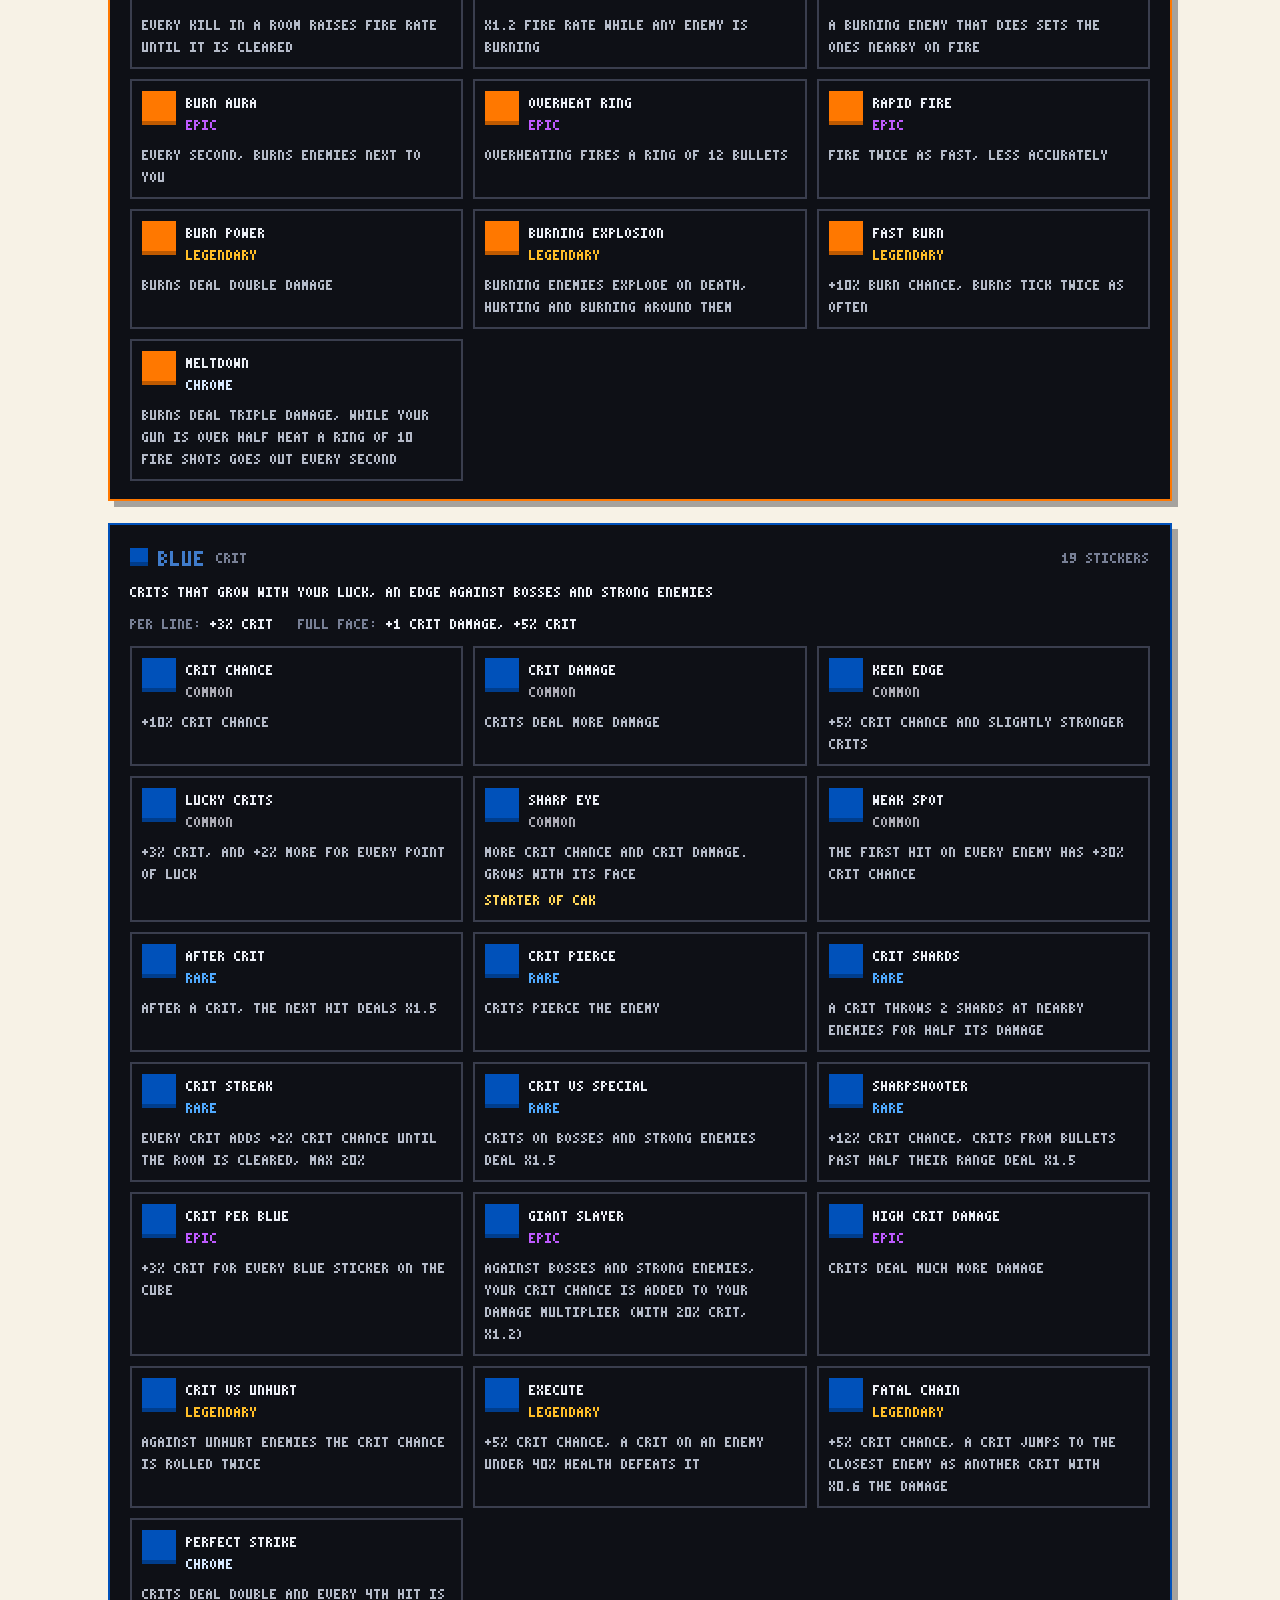
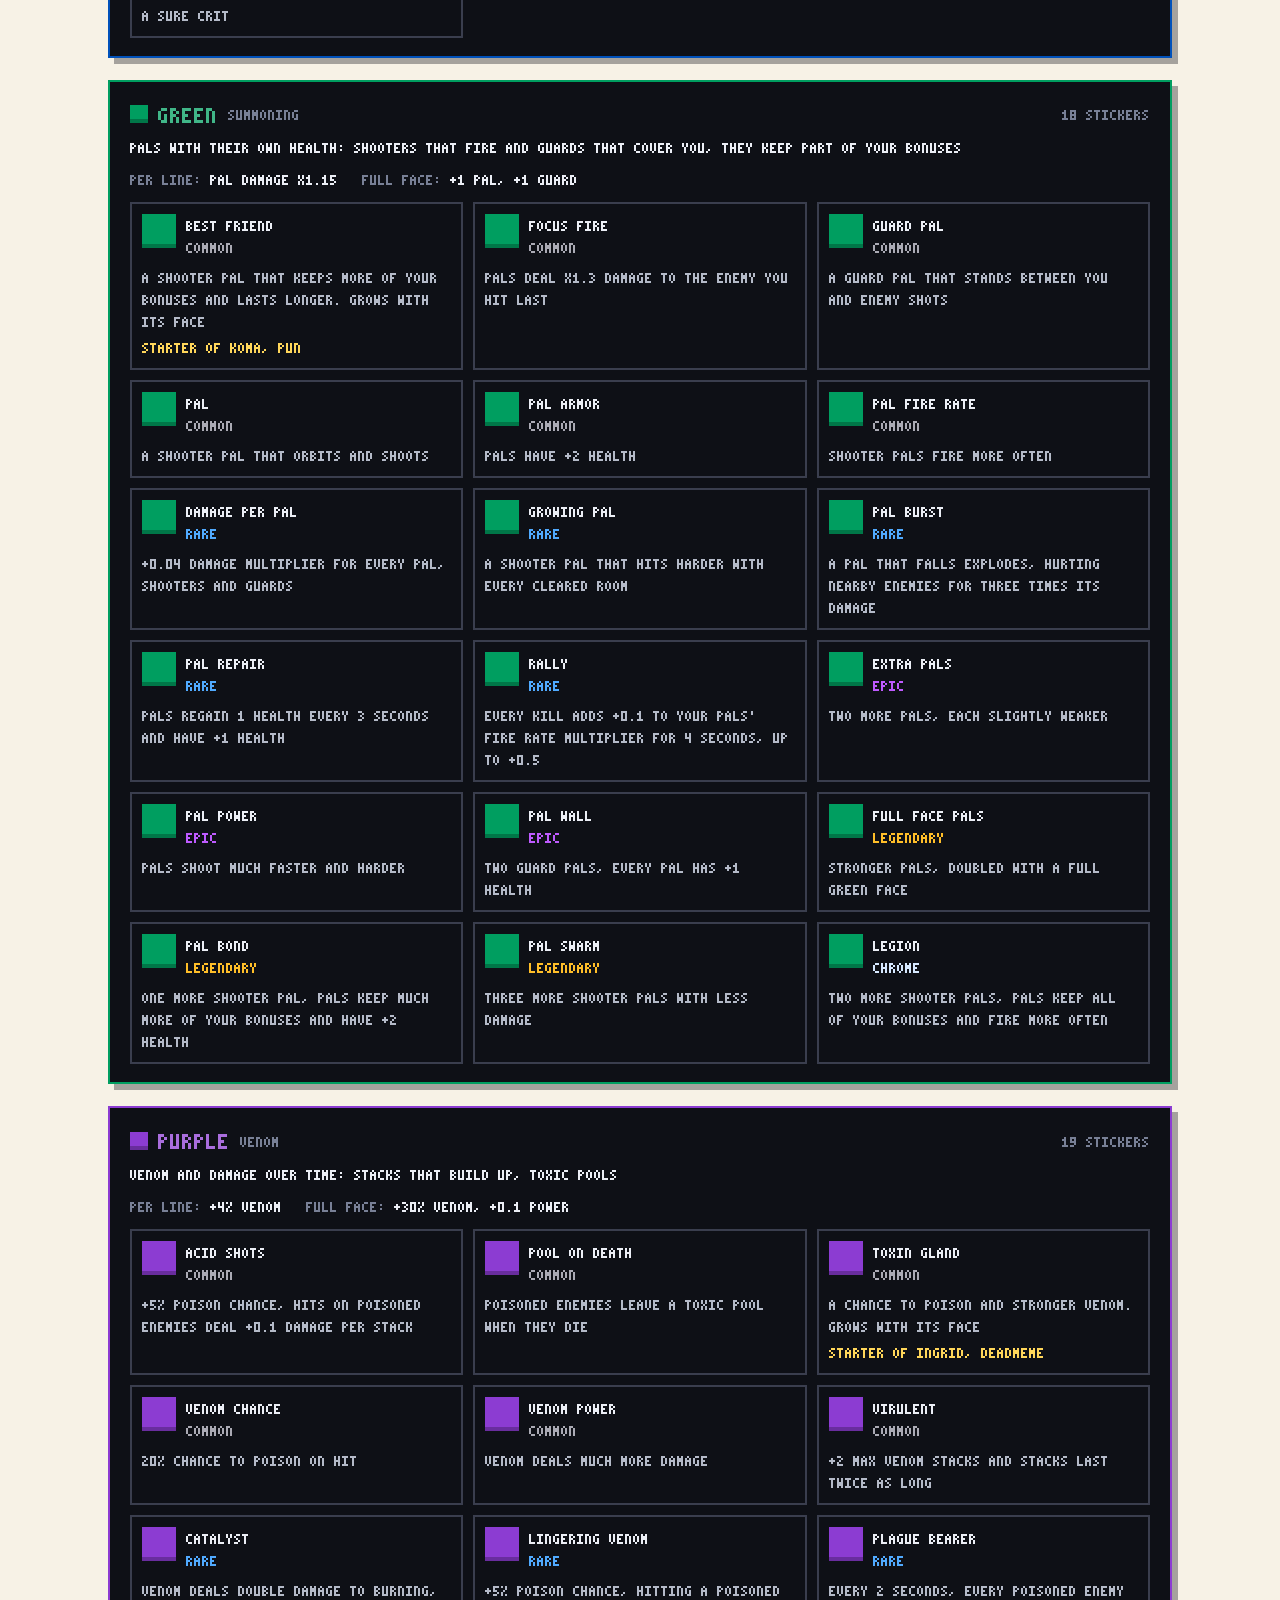
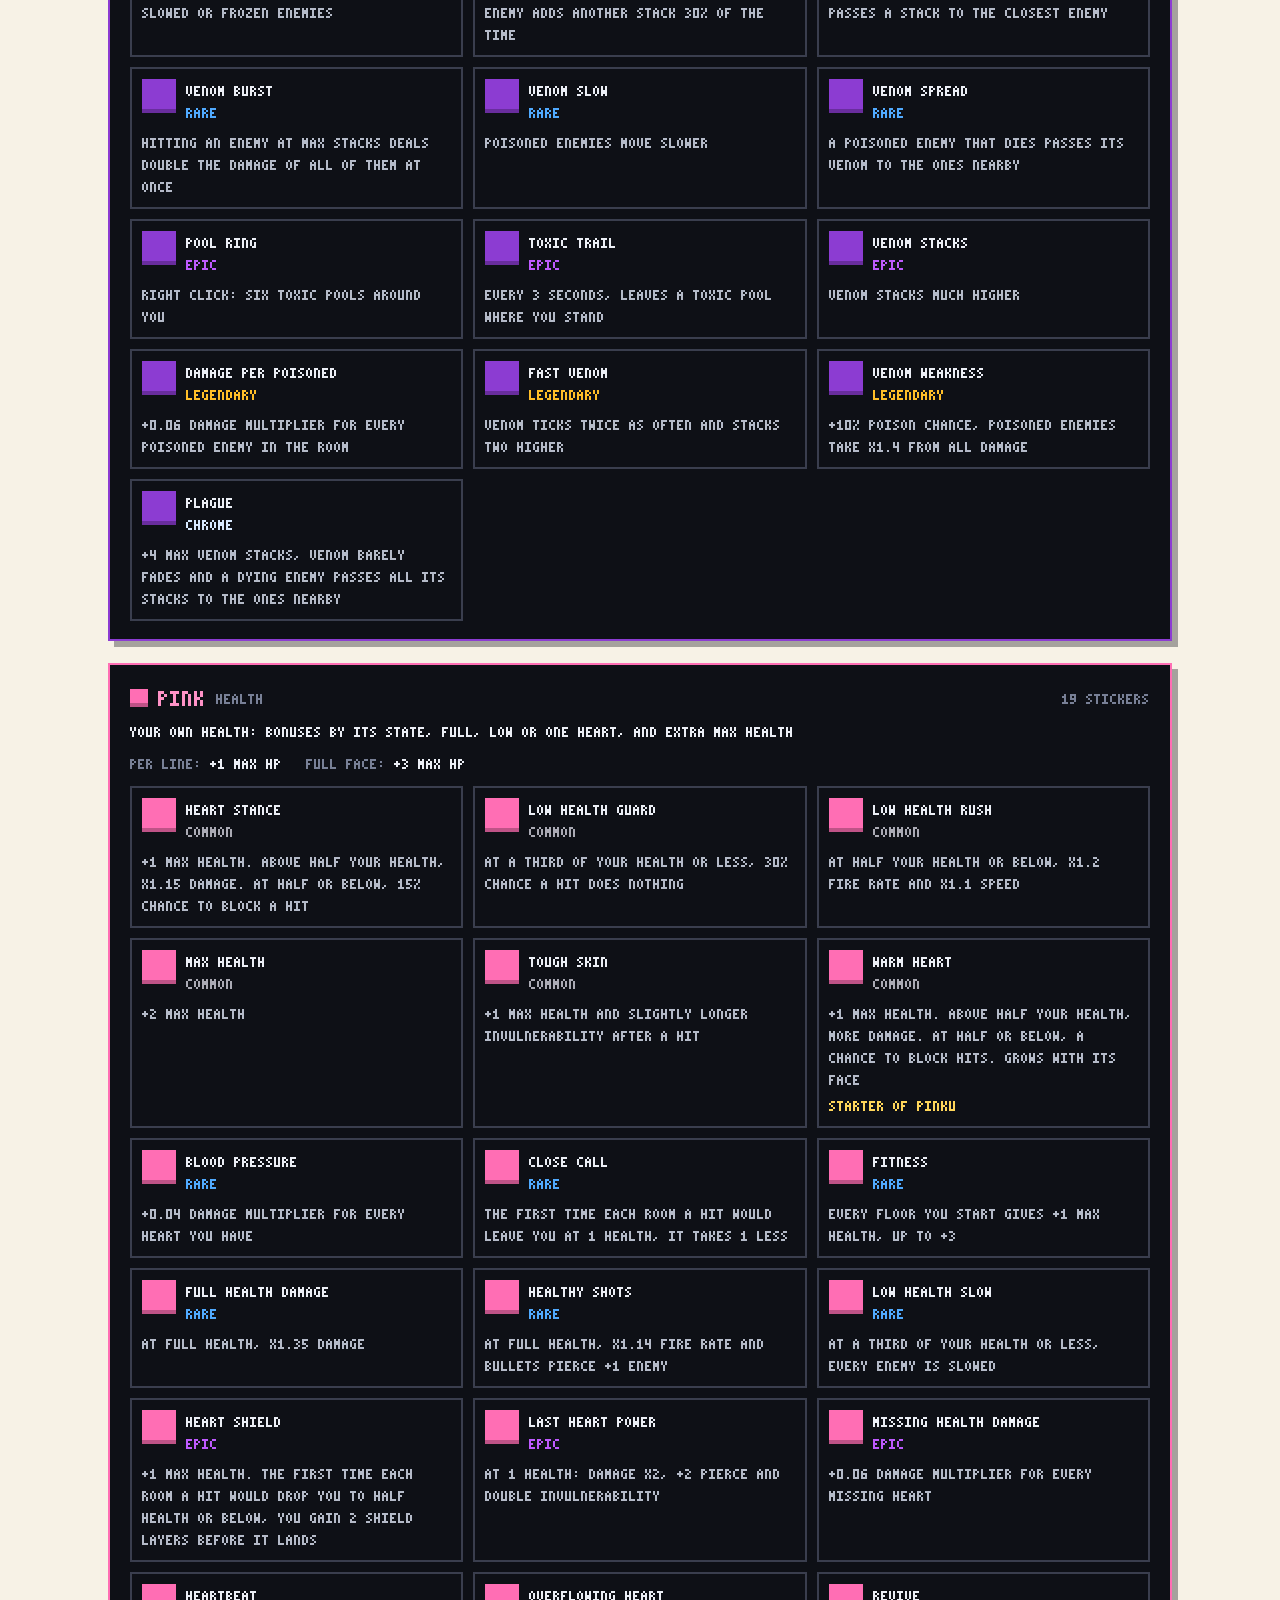
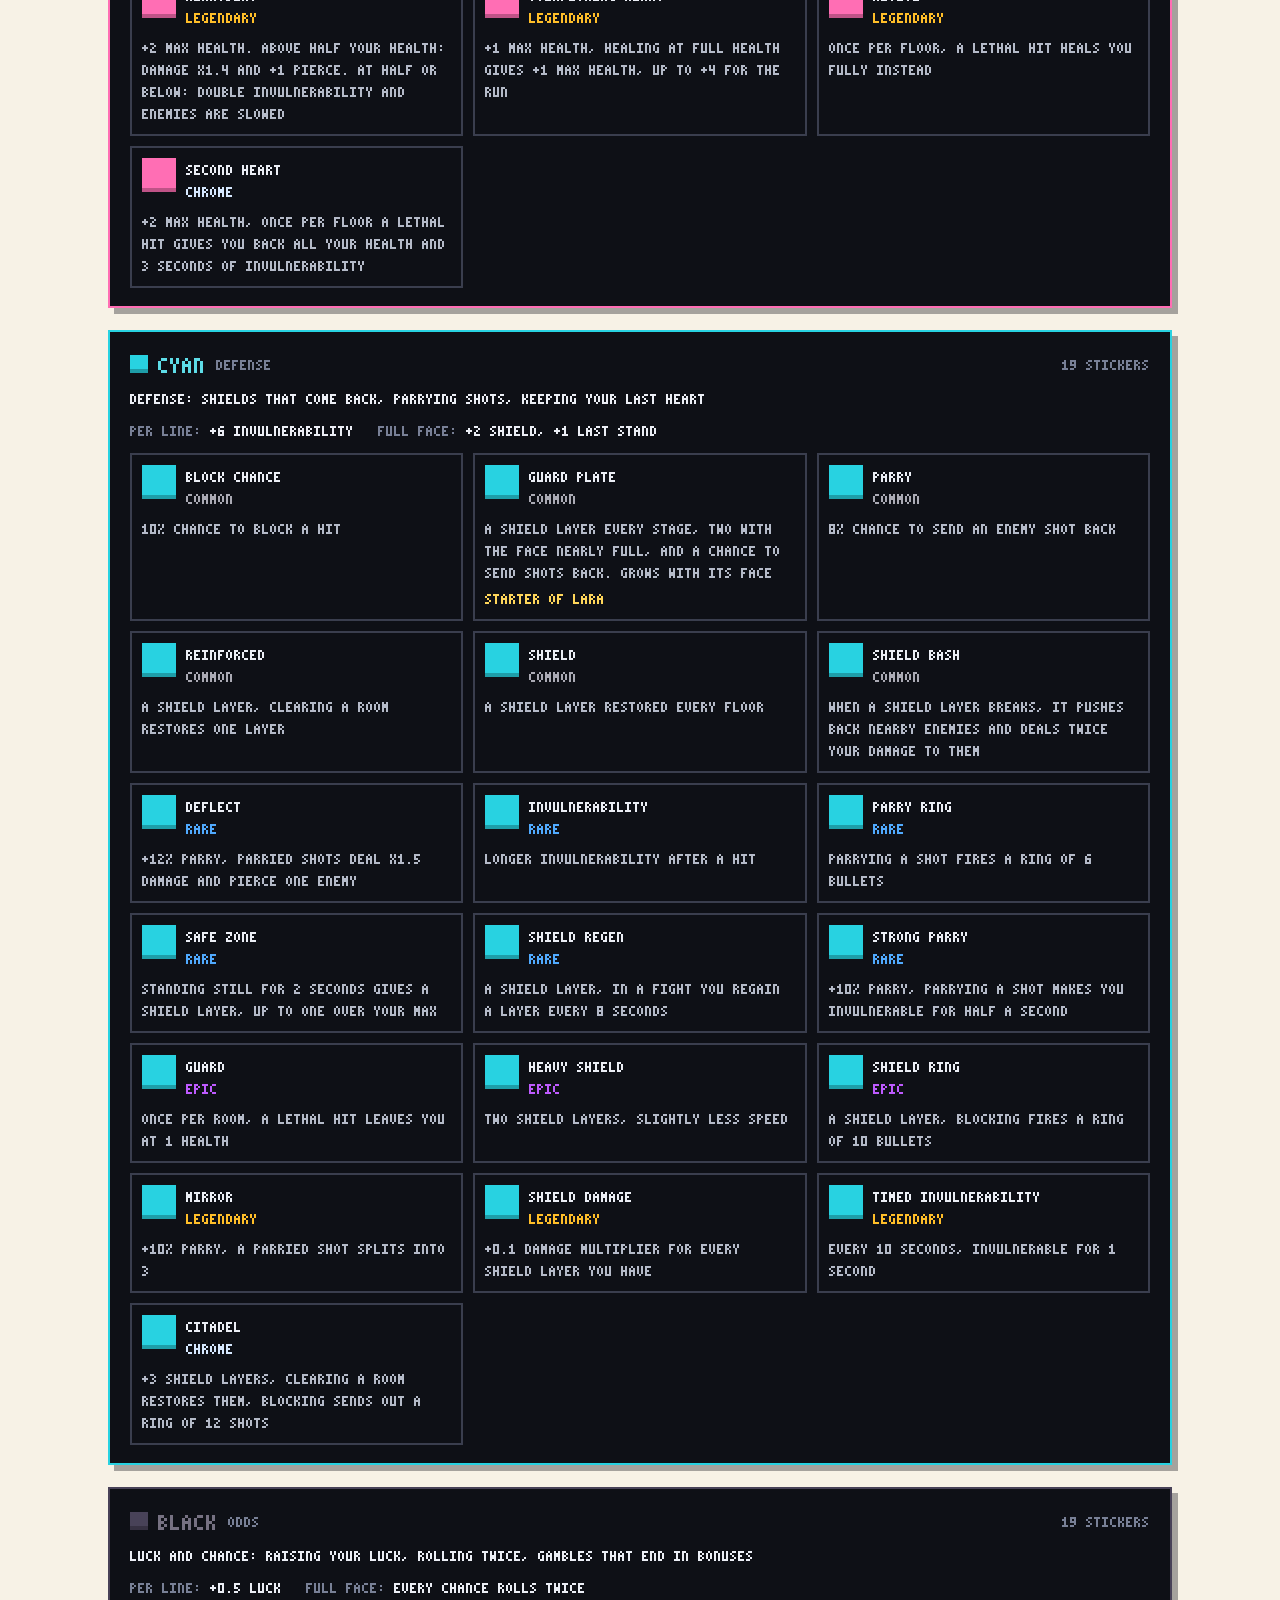
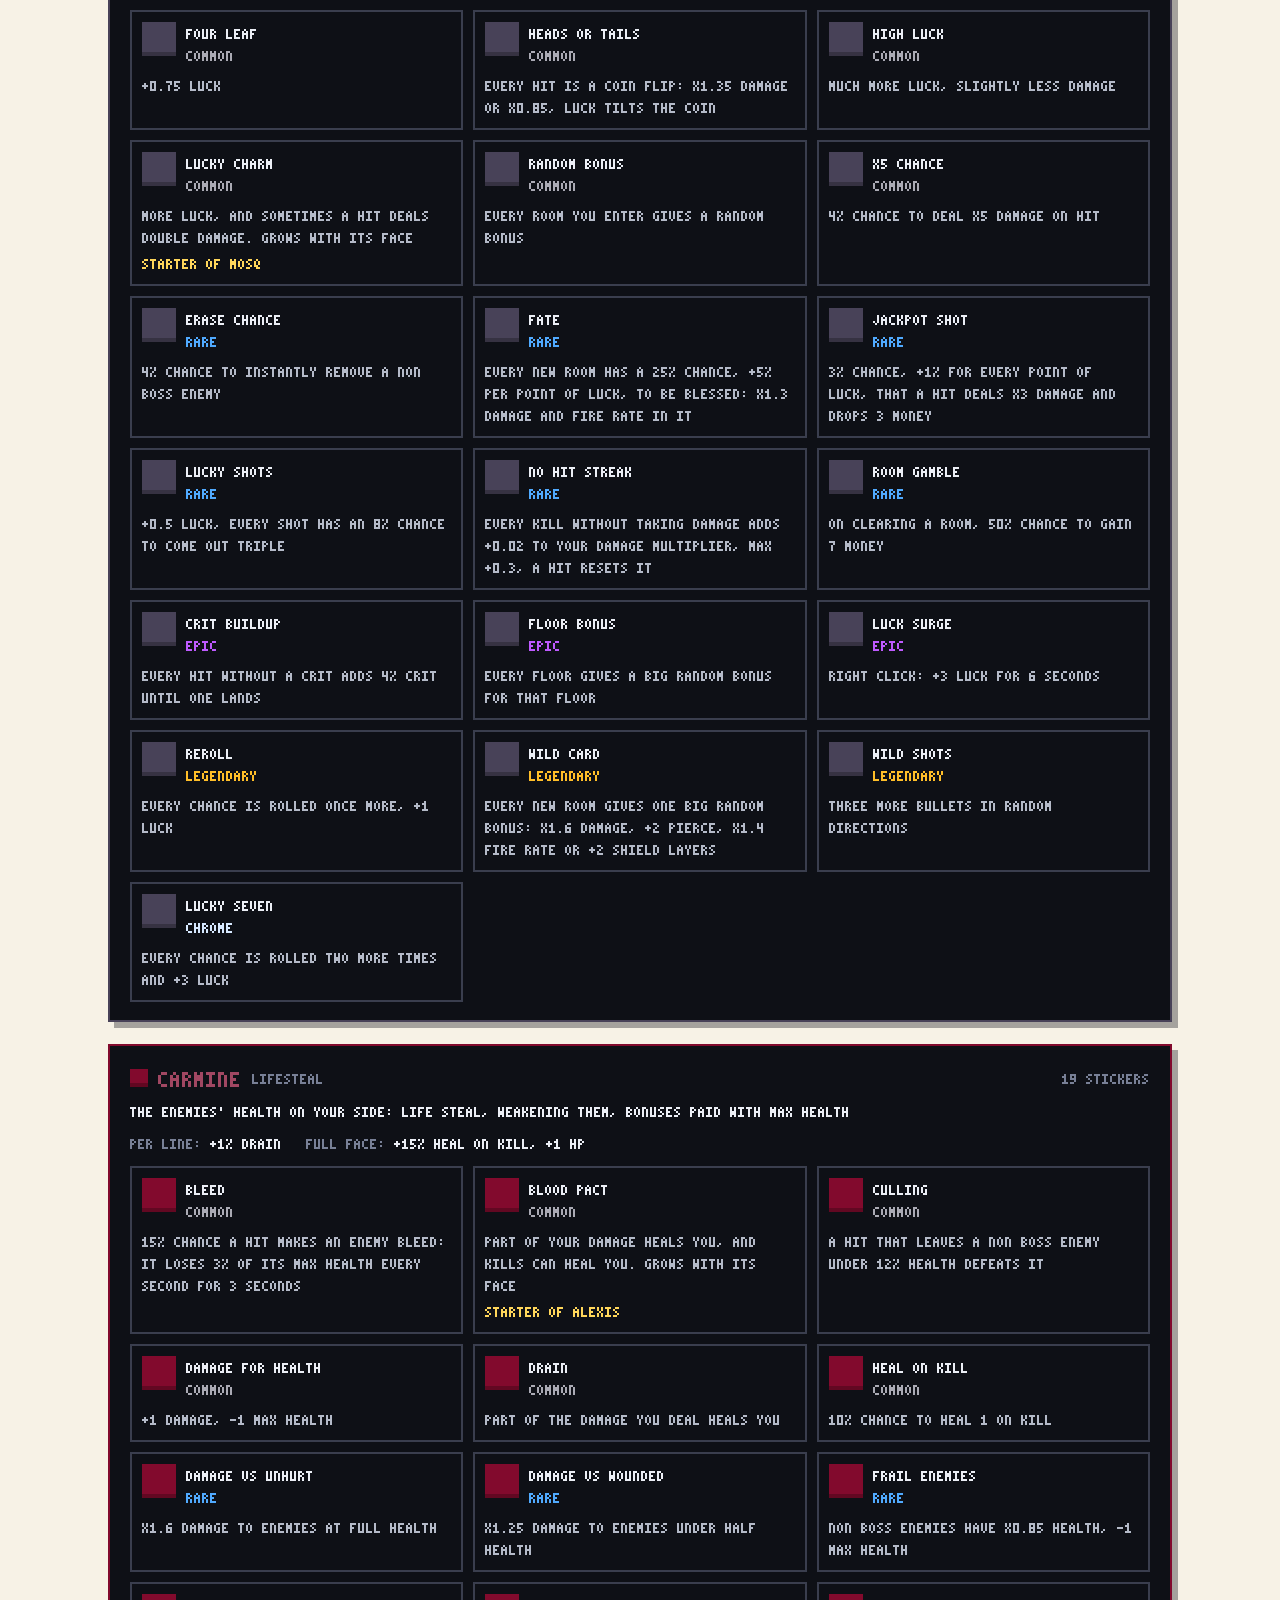
<file: wiki.html>
<!doctype html>
<html lang="es" data-lang="es">
<head>
<meta charset="utf-8">
<meta name="viewport" content="width=device-width, initial-scale=1">
<title>Got a Ping - enciclopedia</title>
<meta name="description" content="roguelike con @everyone.">
<meta property="og:title" content="Got a Ping - enciclopedia">
<meta property="og:description" content="roguelike con @everyone.">
<link rel="icon" href="data:image/svg+xml,%3Csvg xmlns='http://www.w3.org/2000/svg' viewBox='0 0 4 4' shape-rendering='crispEdges'%3E%3Crect width='4' height='4' fill='%230e1016'/%3E%3Crect x='0' y='0' width='2' height='2' fill='%23ffd500'/%3E%3Crect x='2' y='2' width='2' height='2' fill='%23e12d2d'/%3E%3Crect x='2' y='0' width='2' height='2' fill='%2328d2e1'/%3E%3Crect x='0' y='2' width='2' height='2' fill='%23009e60'/%3E%3C/svg%3E">
<link rel="preload" href="assets/gotaping.ttf" as="font" type="font/ttf" crossorigin>
<link rel="stylesheet" href="assets/site.css">
<script>try { var l = localStorage.getItem('gap_lang') || ((navigator.language || 'es').slice(0, 2) === 'es' ? 'es' : 'en'); document.documentElement.dataset.lang = l; document.documentElement.lang = l; } catch (e) {}</script>
</head>
<body data-page="wiki" data-title-es="Got a Ping - enciclopedia" data-title-en="Got a Ping - encyclopedia">
<canvas id="bg" aria-hidden="true"></canvas>

<header class="hud">
  <a class="brand" href="index.html"><span class="brand-t">got a <b>ping</b></span><span class="brand-v gold">v0.4</span></a>
  <nav class="nav"><a class="nav-b" href="index.html"><span lang="es">inicio</span><span lang="en">home</span></a><a class="nav-b" href="downloads.html"><span lang="es">descargas</span><span lang="en">downloads</span></a><a class="nav-b" href="changelog.html"><span lang="es">novedades</span><span lang="en">changelog</span></a><a class="nav-b on" href="wiki.html"><span lang="es">enciclopedia</span><span lang="en">encyclopedia</span></a><button class="nav-b lang" id="lang" type="button" aria-label="idioma / language"><span lang="es">en</span><span lang="en">es</span></button></nav>
</header>

<main class="main">

<section class="panel wtop">
  <h2><span lang="es">enciclopedia</span><span lang="en">encyclopedia</span></h2>
  <p class="dim"><span lang="es">cada personaje y cada sticker del juego tal como están en esta versión.</span><span lang="en">every character and every sticker in the game as they are in this version.</span></p>
  <p class="dim">15 colores - 290 stickers - 22 personajes</p>
  <nav class="wjump"><a class="menu-row" href="#stickers">stickers</a><a class="menu-row" href="#chars"><span lang="es">personajes</span><span lang="en">characters</span></a></nav>
  <div class="wtools" hidden>
    <input id="wiki-q" type="search" autocomplete="off" aria-label="buscar por nombre o descripción" placeholder="buscar por nombre o descripción" data-ph-en="search by name or description">
    <div class="wchips" id="wiki-cls"><button type="button" class="wchip" data-f="cls" data-v="" aria-pressed="true"><span lang="es">todos</span><span lang="en">all</span></button><button type="button" class="wchip" data-f="cls" data-v="white" aria-pressed="false" style="--c:rgb(245,245,245)"><i></i><span lang="es">blanco</span><span lang="en">white</span></button><button type="button" class="wchip" data-f="cls" data-v="yellow" aria-pressed="false" style="--c:rgb(255,213,0)"><i></i><span lang="es">amarillo</span><span lang="en">yellow</span></button><button type="button" class="wchip" data-f="cls" data-v="red" aria-pressed="false" style="--c:rgb(225,45,45)"><i></i><span lang="es">rojo</span><span lang="en">red</span></button><button type="button" class="wchip" data-f="cls" data-v="orange" aria-pressed="false" style="--c:rgb(255,120,0)"><i></i><span lang="es">naranja</span><span lang="en">orange</span></button><button type="button" class="wchip" data-f="cls" data-v="blue" aria-pressed="false" style="--c:rgb(0,81,186)"><i></i><span lang="es">azul</span><span lang="en">blue</span></button><button type="button" class="wchip" data-f="cls" data-v="green" aria-pressed="false" style="--c:rgb(0,158,96)"><i></i><span lang="es">verde</span><span lang="en">green</span></button><button type="button" class="wchip" data-f="cls" data-v="purple" aria-pressed="false" style="--c:rgb(140,60,210)"><i></i><span lang="es">morado</span><span lang="en">purple</span></button><button type="button" class="wchip" data-f="cls" data-v="pink" aria-pressed="false" style="--c:rgb(255,110,180)"><i></i><span lang="es">rosa</span><span lang="en">pink</span></button><button type="button" class="wchip" data-f="cls" data-v="cyan" aria-pressed="false" style="--c:rgb(40,210,225)"><i></i><span lang="es">cian</span><span lang="en">cyan</span></button><button type="button" class="wchip" data-f="cls" data-v="black" aria-pressed="false" style="--c:rgb(72,66,88)"><i></i><span lang="es">negro</span><span lang="en">black</span></button><button type="button" class="wchip" data-f="cls" data-v="carmin" aria-pressed="false" style="--c:rgb(130,10,45)"><i></i><span lang="es">carmin</span><span lang="en">carmine</span></button><button type="button" class="wchip" data-f="cls" data-v="peach" aria-pressed="false" style="--c:rgb(245,188,255)"><i></i><span lang="es">durazno</span><span lang="en">peach</span></button><button type="button" class="wchip" data-f="cls" data-v="turquoise" aria-pressed="false" style="--c:rgb(52,214,170)"><i></i><span lang="es">turquesa</span><span lang="en">turquoise</span></button><button type="button" class="wchip" data-f="cls" data-v="indigo" aria-pressed="false" style="--c:rgb(98,84,255)"><i></i>indigo</button><button type="button" class="wchip" data-f="cls" data-v="gray" aria-pressed="false" style="--c:rgb(150,152,162)"><i></i><span lang="es">gris</span><span lang="en">gray</span></button></div>
    <div class="wchips" id="wiki-rar"><button type="button" class="wchip" data-f="rar" data-v="" aria-pressed="true"><span lang="es">todos</span><span lang="en">all</span></button><button type="button" class="wchip" data-f="rar" data-v="common" aria-pressed="false" style="--c:rgb(170,170,180)"><i></i><span lang="es">comun</span><span lang="en">common</span></button><button type="button" class="wchip" data-f="rar" data-v="rare" aria-pressed="false" style="--c:rgb(80,170,255)"><i></i><span lang="es">raro</span><span lang="en">rare</span></button><button type="button" class="wchip" data-f="rar" data-v="epic" aria-pressed="false" style="--c:rgb(190,90,255)"><i></i><span lang="es">epico</span><span lang="en">epic</span></button><button type="button" class="wchip" data-f="rar" data-v="legend" aria-pressed="false" style="--c:rgb(255,190,40)"><i></i><span lang="es">legendario</span><span lang="en">legendary</span></button><button type="button" class="wchip" data-f="rar" data-v="unique" aria-pressed="false" style="--c:rgb(255,110,96)"><i></i><span lang="es">unico</span><span lang="en">unique</span></button><button type="button" class="wchip" data-f="rar" data-v="chrome" aria-pressed="false" style="--c:rgb(214,232,255)"><i></i><span lang="es">cromo</span><span lang="en">chrome</span></button></div>
  </div>
</section>

<section class="panel" id="chars">
  <h2><span lang="es">personajes</span><span lang="en">characters</span></h2>
  <div class="wheroes"><article class="whero" style="--hc:rgb(255,110,180)" data-cls="" data-faces="white yellow red orange blue green" data-q="ttsbot odio a este bot de mierda.
sticker random odio a este bot de mierda.
sticker random">
  <img class="wface" src="[data-uri]" alt="ttsbot" width="96" height="96" loading="lazy">
  <div><div class="car-name" style="color:rgb(255,132,191)">ttsbot</div>
  <div class="dim"><span lang="es">aleatorio</span><span lang="en">random</span> - <span lang="es">disparos</span><span lang="en">shooter</span></div>
  <div class="car-desc">odio a este bot de mierda.
sticker random</div>
  <div class="traits"><span class="dim"><span lang="es">vida</span><span lang="en">health</span></span><span class="bar"><i class="on"></i><i class="on"></i><i class=""></i><i class=""></i></span><span class="dim"><span lang="es">daño</span><span lang="en">damage</span></span><span class="bar"><i class="on"></i><i class="on"></i><i class=""></i><i class=""></i></span><span class="dim"><span lang="es">fuego</span><span lang="en">fire rate</span></span><span class="bar"><i class="on"></i><i class="on"></i><i class=""></i><i class=""></i></span><span class="dim"><span lang="es">vel</span><span lang="en">speed</span></span><span class="bar"><i class="on"></i><i class="on"></i><i class=""></i><i class=""></i></span><span class="dim"><span lang="es">suerte</span><span lang="en">luck</span></span><span class="bar"><i class="on"></i><i class="on"></i><i class=""></i><i class=""></i></span></div><div class="faces"><i style="background:rgb(245,245,245)"></i><i style="background:rgb(255,213,0)"></i><i style="background:rgb(225,45,45)"></i><i style="background:rgb(255,120,0)"></i><i style="background:rgb(0,81,186)"></i><i style="background:rgb(0,158,96)"></i></div><div class="wmeta"><span class="dim"><span lang="es">inicial:</span><span lang="en">starter:</span></span> <span class="dim"><span lang="es">uno común al azar</span><span lang="en">a random common</span></span></div></div>
</article><article class="whero" style="--hc:rgb(225,45,45)" data-cls="red" data-faces="red blue orange indigo yellow pink" data-q="amz maceta digo ams.
sticker rojo maceta digo ams.
sticker rojo">
  <img class="wface" src="[data-uri]" alt="amz" width="96" height="96" loading="lazy">
  <div><div class="car-name" style="color:rgb(230,76,76)">amz</div>
  <div class="dim"><span lang="es">rojo</span><span lang="en">red</span> - <span lang="es">disparos</span><span lang="en">shooter</span></div>
  <div class="car-desc">maceta digo ams.
sticker rojo</div>
  <div class="traits"><span class="dim"><span lang="es">vida</span><span lang="en">health</span></span><span class="bar"><i class="on"></i><i class="on"></i><i class=""></i><i class=""></i></span><span class="dim"><span lang="es">daño</span><span lang="en">damage</span></span><span class="bar"><i class="on"></i><i class=""></i><i class=""></i><i class=""></i></span><span class="dim"><span lang="es">fuego</span><span lang="en">fire rate</span></span><span class="bar"><i class="on"></i><i class="on"></i><i class="on"></i><i class="on"></i></span><span class="dim"><span lang="es">vel</span><span lang="en">speed</span></span><span class="bar"><i class="on"></i><i class=""></i><i class=""></i><i class=""></i></span><span class="dim"><span lang="es">suerte</span><span lang="en">luck</span></span><span class="bar"><i class="on"></i><i class="on"></i><i class=""></i><i class=""></i></span></div><div class="faces"><i style="background:rgb(225,45,45)"></i><i style="background:rgb(0,81,186)"></i><i style="background:rgb(255,120,0)"></i><i style="background:rgb(98,84,255)"></i><i style="background:rgb(255,213,0)"></i><i style="background:rgb(255,110,180)"></i></div><div class="wmeta"><span class="dim"><span lang="es">inicial:</span><span lang="en">starter:</span></span> <span class="ref"><span class="tile sm" style="--c:rgb(225,45,45)"></span><span style="color:rgb(170,170,180)">long barrel</span></span></div></div>
</article><article class="whero" style="--hc:rgb(255,110,180)" data-cls="pink" data-faces="pink peach red purple carmin yellow" data-q="pinku hi guys.
pink sticker!
you play in english hi guys.
pink sticker!
you play in english">
  <img class="wface" src="[data-uri]" alt="pinku" width="96" height="96" loading="lazy">
  <div><div class="car-name" style="color:rgb(255,132,191)">pinku</div>
  <div class="dim"><span lang="es">rosa</span><span lang="en">pink</span> - <span lang="es">disparos</span><span lang="en">shooter</span></div>
  <div class="car-desc">hi guys.
pink sticker!
you play in english</div>
  <div class="traits"><span class="dim"><span lang="es">vida</span><span lang="en">health</span></span><span class="bar"><i class="on"></i><i class="on"></i><i class="on"></i><i class="on"></i></span><span class="dim"><span lang="es">daño</span><span lang="en">damage</span></span><span class="bar"><i class="on"></i><i class=""></i><i class=""></i><i class=""></i></span><span class="dim"><span lang="es">fuego</span><span lang="en">fire rate</span></span><span class="bar"><i class="on"></i><i class="on"></i><i class=""></i><i class=""></i></span><span class="dim"><span lang="es">vel</span><span lang="en">speed</span></span><span class="bar"><i class="on"></i><i class="on"></i><i class=""></i><i class=""></i></span><span class="dim"><span lang="es">suerte</span><span lang="en">luck</span></span><span class="bar"><i class="on"></i><i class=""></i><i class=""></i><i class=""></i></span></div><div class="faces"><i style="background:rgb(255,110,180)"></i><i style="background:rgb(245,188,255)"></i><i style="background:rgb(225,45,45)"></i><i style="background:rgb(140,60,210)"></i><i style="background:rgb(130,10,45)"></i><i style="background:rgb(255,213,0)"></i></div><div class="wmeta"><span class="dim"><span lang="es">inicial:</span><span lang="en">starter:</span></span> <span class="ref"><span class="tile sm" style="--c:rgb(255,110,180)"></span><span style="color:rgb(170,170,180)">warm heart</span></span></div></div>
</article><article class="whero" style="--hc:rgb(255,213,0)" data-cls="yellow" data-faces="yellow green white peach pink cyan" data-q="duv wildfires all over the place.
sticker amarillo wildfires all over the place.
sticker amarillo">
  <img class="wface" src="[data-uri]" alt="duv" width="96" height="96" loading="lazy">
  <div><div class="car-name" style="color:rgb(255,219,38)">duv</div>
  <div class="dim"><span lang="es">amarillo</span><span lang="en">yellow</span> - <span lang="es">disparos</span><span lang="en">shooter</span></div>
  <div class="car-desc">wildfires all over the place.
sticker amarillo</div>
  <div class="traits"><span class="dim"><span lang="es">vida</span><span lang="en">health</span></span><span class="bar"><i class="on"></i><i class=""></i><i class=""></i><i class=""></i></span><span class="dim"><span lang="es">daño</span><span lang="en">damage</span></span><span class="bar"><i class="on"></i><i class=""></i><i class=""></i><i class=""></i></span><span class="dim"><span lang="es">fuego</span><span lang="en">fire rate</span></span><span class="bar"><i class="on"></i><i class=""></i><i class=""></i><i class=""></i></span><span class="dim"><span lang="es">vel</span><span lang="en">speed</span></span><span class="bar"><i class="on"></i><i class=""></i><i class=""></i><i class=""></i></span><span class="dim"><span lang="es">suerte</span><span lang="en">luck</span></span><span class="bar"><i class="on"></i><i class="on"></i><i class="on"></i><i class="on"></i><i class="over"></i><i class="over"></i></span></div><div class="faces"><i style="background:rgb(255,213,0)"></i><i style="background:rgb(0,158,96)"></i><i style="background:rgb(245,245,245)"></i><i style="background:rgb(245,188,255)"></i><i style="background:rgb(255,110,180)"></i><i style="background:rgb(40,210,225)"></i></div><div class="wmeta"><span class="dim"><span lang="es">inicial:</span><span lang="en">starter:</span></span> <span class="ref"><span class="tile sm" style="--c:rgb(255,213,0)"></span><span style="color:rgb(170,170,180)">piggy bank</span></span></div></div>
</article><article class="whero" style="--hc:rgb(245,188,255)" data-cls="peach" data-faces="white yellow red peach blue green" data-q="whirly bite and meow until it&#x27;s done.
peach sticker
you play in english bite and meow until it&#x27;s done.
peach sticker
you play in english">
  <img class="wface" src="[data-uri]" alt="whirly" width="96" height="96" loading="lazy">
  <div><div class="car-name" style="color:rgb(246,198,255)">whirly</div>
  <div class="dim"><span lang="es">durazno</span><span lang="en">peach</span> - <span lang="es">disparos</span><span lang="en">shooter</span></div>
  <div class="car-desc">bite and meow until it&#x27;s done.
peach sticker
you play in english</div>
  <div class="traits"><span class="dim"><span lang="es">vida</span><span lang="en">health</span></span><span class="bar"><i class="on"></i><i class=""></i><i class=""></i><i class=""></i></span><span class="dim"><span lang="es">daño</span><span lang="en">damage</span></span><span class="bar"><i class=""></i><i class=""></i><i class=""></i><i class=""></i></span><span class="dim"><span lang="es">fuego</span><span lang="en">fire rate</span></span><span class="bar"><i class="on"></i><i class="on"></i><i class="on"></i><i class="on"></i></span><span class="dim"><span lang="es">vel</span><span lang="en">speed</span></span><span class="bar"><i class="on"></i><i class="on"></i><i class="on"></i><i class=""></i></span><span class="dim"><span lang="es">suerte</span><span lang="en">luck</span></span><span class="bar"><i class="on"></i><i class="on"></i><i class=""></i><i class=""></i></span></div><div class="faces"><i style="background:rgb(245,245,245)"></i><i style="background:rgb(255,213,0)"></i><i style="background:rgb(225,45,45)"></i><i style="background:rgb(245,188,255)"></i><i style="background:rgb(0,81,186)"></i><i style="background:rgb(0,158,96)"></i></div><div class="wmeta"><span class="dim"><span lang="es">inicial:</span><span lang="en">starter:</span></span> <span class="ref"><span class="tile sm" style="--c:rgb(245,188,255)"></span><span style="color:rgb(170,170,180)">steady hand</span></span></div></div>
</article><article class="whero" style="--hc:rgb(255,213,0)" data-cls="yellow" data-faces="yellow blue red green white black" data-q="ink hola2
sticker amarillo hola2
sticker amarillo">
  <img class="wface" src="[data-uri]" alt="ink" width="96" height="96" loading="lazy">
  <div><div class="car-name" style="color:rgb(255,219,38)">ink</div>
  <div class="dim"><span lang="es">amarillo</span><span lang="en">yellow</span> - <span lang="es">disparos</span><span lang="en">shooter</span></div>
  <div class="car-desc">hola2
sticker amarillo</div>
  <div class="traits"><span class="dim"><span lang="es">vida</span><span lang="en">health</span></span><span class="bar"><i class="on"></i><i class="on"></i><i class=""></i><i class=""></i></span><span class="dim"><span lang="es">daño</span><span lang="en">damage</span></span><span class="bar"><i class="on"></i><i class="on"></i><i class=""></i><i class=""></i></span><span class="dim"><span lang="es">fuego</span><span lang="en">fire rate</span></span><span class="bar"><i class="on"></i><i class="on"></i><i class=""></i><i class=""></i></span><span class="dim"><span lang="es">vel</span><span lang="en">speed</span></span><span class="bar"><i class="on"></i><i class="on"></i><i class=""></i><i class=""></i></span><span class="dim"><span lang="es">suerte</span><span lang="en">luck</span></span><span class="bar"><i class="on"></i><i class="on"></i><i class=""></i><i class=""></i></span></div><div class="faces"><i style="background:rgb(255,213,0)"></i><i style="background:rgb(0,81,186)"></i><i style="background:rgb(225,45,45)"></i><i style="background:rgb(0,158,96)"></i><i style="background:rgb(245,245,245)"></i><i style="background:rgb(72,66,88)"></i></div><div class="wmeta"><span class="dim"><span lang="es">inicial:</span><span lang="en">starter:</span></span> <span class="ref"><span class="tile sm" style="--c:rgb(255,213,0)"></span><span style="color:rgb(170,170,180)">piggy bank</span></span></div></div>
</article><article class="whero" style="--hc:rgb(98,84,255)" data-cls="indigo" data-faces="indigo red white orange purple cyan" data-q="pory y me le ocurrio otra idea wn
sticker indigo y me le ocurrio otra idea wn
sticker indigo">
  <img class="wface" src="[data-uri]" alt="pory" width="96" height="96" loading="lazy">
  <div><div class="car-name" style="color:rgb(122,110,255)">pory</div>
  <div class="dim">indigo - <span lang="es">disparos</span><span lang="en">shooter</span></div>
  <div class="car-desc">Y me le ocurrio otra idea wn
sticker indigo</div>
  <div class="traits"><span class="dim"><span lang="es">vida</span><span lang="en">health</span></span><span class="bar"><i class="on"></i><i class="on"></i><i class=""></i><i class=""></i></span><span class="dim"><span lang="es">daño</span><span lang="en">damage</span></span><span class="bar"><i class="on"></i><i class="on"></i><i class=""></i><i class=""></i></span><span class="dim"><span lang="es">fuego</span><span lang="en">fire rate</span></span><span class="bar"><i class="on"></i><i class="on"></i><i class=""></i><i class=""></i></span><span class="dim"><span lang="es">vel</span><span lang="en">speed</span></span><span class="bar"><i class="on"></i><i class="on"></i><i class="on"></i><i class=""></i></span><span class="dim"><span lang="es">suerte</span><span lang="en">luck</span></span><span class="bar"><i class="on"></i><i class=""></i><i class=""></i><i class=""></i></span></div><div class="faces"><i style="background:rgb(98,84,255)"></i><i style="background:rgb(225,45,45)"></i><i style="background:rgb(245,245,245)"></i><i style="background:rgb(255,120,0)"></i><i style="background:rgb(140,60,210)"></i><i style="background:rgb(40,210,225)"></i></div><div class="wmeta"><span class="dim"><span lang="es">inicial:</span><span lang="en">starter:</span></span> <span class="ref"><span class="tile sm" style="--c:rgb(98,84,255)"></span><span style="color:rgb(170,170,180)">copper wire</span></span></div></div>
</article><article class="whero" style="--hc:rgb(0,158,96)" data-cls="green" data-faces="green pink white cyan carmin black" data-q="koma señor pepe!!
sticker verde señor pepe!!
sticker verde">
  <img class="wface" src="[data-uri]" alt="koma" width="96" height="96" loading="lazy">
  <div><div class="car-name" style="color:rgb(38,173,120)">koma</div>
  <div class="dim"><span lang="es">verde</span><span lang="en">green</span> - <span lang="es">disparos</span><span lang="en">shooter</span></div>
  <div class="car-desc">señor pepe!!
sticker verde</div>
  <div class="traits"><span class="dim"><span lang="es">vida</span><span lang="en">health</span></span><span class="bar"><i class="on"></i><i class="on"></i><i class=""></i><i class=""></i></span><span class="dim"><span lang="es">daño</span><span lang="en">damage</span></span><span class="bar"><i class="on"></i><i class="on"></i><i class=""></i><i class=""></i></span><span class="dim"><span lang="es">fuego</span><span lang="en">fire rate</span></span><span class="bar"><i class="on"></i><i class=""></i><i class=""></i><i class=""></i></span><span class="dim"><span lang="es">vel</span><span lang="en">speed</span></span><span class="bar"><i class="on"></i><i class="on"></i><i class=""></i><i class=""></i></span><span class="dim"><span lang="es">suerte</span><span lang="en">luck</span></span><span class="bar"><i class="on"></i><i class="on"></i><i class="on"></i><i class=""></i></span></div><div class="faces"><i style="background:rgb(0,158,96)"></i><i style="background:rgb(255,110,180)"></i><i style="background:rgb(245,245,245)"></i><i style="background:rgb(40,210,225)"></i><i style="background:rgb(130,10,45)"></i><i style="background:rgb(72,66,88)"></i></div><div class="wmeta"><span class="dim"><span lang="es">inicial:</span><span lang="en">starter:</span></span> <span class="ref"><span class="tile sm" style="--c:rgb(0,158,96)"></span><span style="color:rgb(170,170,180)">best friend</span></span></div></div>
</article><article class="whero" style="--hc:rgb(0,81,186)" data-cls="blue" data-faces="blue carmin cyan orange yellow peach" data-q="cak estan pesadas las rocas.
sticker azul estan pesadas las rocas.
sticker azul">
  <img class="wface" src="[data-uri]" alt="cak" width="96" height="96" loading="lazy">
  <div><div class="car-name" style="color:rgb(38,107,196)">cak</div>
  <div class="dim"><span lang="es">azul</span><span lang="en">blue</span> - <span lang="es">disparos</span><span lang="en">shooter</span></div>
  <div class="car-desc">estan pesadas las rocas.
sticker azul</div>
  <div class="traits"><span class="dim"><span lang="es">vida</span><span lang="en">health</span></span><span class="bar"><i class="on"></i><i class=""></i><i class=""></i><i class=""></i></span><span class="dim"><span lang="es">daño</span><span lang="en">damage</span></span><span class="bar"><i class="on"></i><i class="on"></i><i class="on"></i><i class=""></i></span><span class="dim"><span lang="es">fuego</span><span lang="en">fire rate</span></span><span class="bar"><i class="on"></i><i class="on"></i><i class=""></i><i class=""></i></span><span class="dim"><span lang="es">vel</span><span lang="en">speed</span></span><span class="bar"><i class=""></i><i class=""></i><i class=""></i><i class=""></i></span><span class="dim"><span lang="es">suerte</span><span lang="en">luck</span></span><span class="bar"><i class="on"></i><i class="on"></i><i class="on"></i><i class="on"></i></span></div><div class="faces"><i style="background:rgb(0,81,186)"></i><i style="background:rgb(130,10,45)"></i><i style="background:rgb(40,210,225)"></i><i style="background:rgb(255,120,0)"></i><i style="background:rgb(255,213,0)"></i><i style="background:rgb(245,188,255)"></i></div><div class="wmeta"><span class="dim"><span lang="es">inicial:</span><span lang="en">starter:</span></span> <span class="ref"><span class="tile sm" style="--c:rgb(0,81,186)"></span><span style="color:rgb(170,170,180)">sharp eye</span></span></div></div>
</article><article class="whero" style="--hc:rgb(255,120,0)" data-cls="orange" data-faces="orange red yellow turquoise purple green" data-q="poggo quien dejo entrar a grupauri?
sticker naranja quien dejo entrar a grupauri?
sticker naranja">
  <img class="wface" src="[data-uri]" alt="poggo" width="96" height="96" loading="lazy">
  <div><div class="car-name" style="color:rgb(255,140,38)">poggo</div>
  <div class="dim"><span lang="es">naranja</span><span lang="en">orange</span> - <span lang="es">disparos</span><span lang="en">shooter</span></div>
  <div class="car-desc">quien dejo entrar a grupauri?
sticker naranja</div>
  <div class="traits"><span class="dim"><span lang="es">vida</span><span lang="en">health</span></span><span class="bar"><i class="on"></i><i class="on"></i><i class=""></i><i class=""></i></span><span class="dim"><span lang="es">daño</span><span lang="en">damage</span></span><span class="bar"><i class="on"></i><i class="on"></i><i class=""></i><i class=""></i></span><span class="dim"><span lang="es">fuego</span><span lang="en">fire rate</span></span><span class="bar"><i class="on"></i><i class="on"></i><i class="on"></i><i class=""></i></span><span class="dim"><span lang="es">vel</span><span lang="en">speed</span></span><span class="bar"><i class="on"></i><i class="on"></i><i class=""></i><i class=""></i></span><span class="dim"><span lang="es">suerte</span><span lang="en">luck</span></span><span class="bar"><i class="on"></i><i class=""></i><i class=""></i><i class=""></i></span></div><div class="faces"><i style="background:rgb(255,120,0)"></i><i style="background:rgb(225,45,45)"></i><i style="background:rgb(255,213,0)"></i><i style="background:rgb(52,214,170)"></i><i style="background:rgb(140,60,210)"></i><i style="background:rgb(0,158,96)"></i></div><div class="wmeta"><span class="dim"><span lang="es">inicial:</span><span lang="en">starter:</span></span> <span class="ref"><span class="tile sm" style="--c:rgb(255,120,0)"></span><span style="color:rgb(170,170,180)">spark plug</span></span></div></div>
</article><article class="whero" style="--hc:rgb(245,245,245)" data-cls="white" data-faces="white cyan blue yellow red peach" data-q="chilo hola youtube.
sticker blanco hola youtube.
sticker blanco">
  <img class="wface" src="[data-uri]" alt="chilo" width="96" height="96" loading="lazy">
  <div><div class="car-name" style="color:rgb(246,246,246)">chilo</div>
  <div class="dim"><span lang="es">blanco</span><span lang="en">white</span> - <span lang="es">disparos</span><span lang="en">shooter</span></div>
  <div class="car-desc">hola youtube.
sticker blanco</div>
  <div class="traits"><span class="dim"><span lang="es">vida</span><span lang="en">health</span></span><span class="bar"><i class="on"></i><i class="on"></i><i class=""></i><i class=""></i></span><span class="dim"><span lang="es">daño</span><span lang="en">damage</span></span><span class="bar"><i class="on"></i><i class=""></i><i class=""></i><i class=""></i></span><span class="dim"><span lang="es">fuego</span><span lang="en">fire rate</span></span><span class="bar"><i class="on"></i><i class="on"></i><i class="on"></i><i class="on"></i></span><span class="dim"><span lang="es">vel</span><span lang="en">speed</span></span><span class="bar"><i class="on"></i><i class="on"></i><i class=""></i><i class=""></i></span><span class="dim"><span lang="es">suerte</span><span lang="en">luck</span></span><span class="bar"><i class="on"></i><i class=""></i><i class=""></i><i class=""></i></span></div><div class="faces"><i style="background:rgb(245,245,245)"></i><i style="background:rgb(40,210,225)"></i><i style="background:rgb(0,81,186)"></i><i style="background:rgb(255,213,0)"></i><i style="background:rgb(225,45,45)"></i><i style="background:rgb(245,188,255)"></i></div><div class="wmeta"><span class="dim"><span lang="es">inicial:</span><span lang="en">starter:</span></span> <span class="ref"><span class="tile sm" style="--c:rgb(245,245,245)"></span><span style="color:rgb(170,170,180)">frost core</span></span></div></div>
</article><article class="whero" style="--hc:rgb(40,210,225)" data-cls="cyan" data-faces="cyan indigo green yellow blue purple" data-q="lara quiero leche.
sticker cian quiero leche.
sticker cian">
  <img class="wface" src="[data-uri]" alt="lara" width="96" height="96" loading="lazy">
  <div><div class="car-name" style="color:rgb(72,217,230)">lara</div>
  <div class="dim"><span lang="es">cian</span><span lang="en">cyan</span> - <span lang="es">disparos</span><span lang="en">shooter</span></div>
  <div class="car-desc">quiero leche.
sticker cian</div>
  <div class="traits"><span class="dim"><span lang="es">vida</span><span lang="en">health</span></span><span class="bar"><i class="on"></i><i class=""></i><i class=""></i><i class=""></i></span><span class="dim"><span lang="es">daño</span><span lang="en">damage</span></span><span class="bar"><i class="on"></i><i class="on"></i><i class=""></i><i class=""></i></span><span class="dim"><span lang="es">fuego</span><span lang="en">fire rate</span></span><span class="bar"><i class="on"></i><i class="on"></i><i class="on"></i><i class=""></i></span><span class="dim"><span lang="es">vel</span><span lang="en">speed</span></span><span class="bar"><i class="on"></i><i class=""></i><i class=""></i><i class=""></i></span><span class="dim"><span lang="es">suerte</span><span lang="en">luck</span></span><span class="bar"><i class="on"></i><i class="on"></i><i class="on"></i><i class=""></i></span></div><div class="faces"><i style="background:rgb(40,210,225)"></i><i style="background:rgb(98,84,255)"></i><i style="background:rgb(0,158,96)"></i><i style="background:rgb(255,213,0)"></i><i style="background:rgb(0,81,186)"></i><i style="background:rgb(140,60,210)"></i></div><div class="wmeta"><span class="dim"><span lang="es">inicial:</span><span lang="en">starter:</span></span> <span class="ref"><span class="tile sm" style="--c:rgb(40,210,225)"></span><span style="color:rgb(170,170,180)">guard plate</span></span></div></div>
</article><article class="whero" style="--hc:rgb(130,10,45)" data-cls="carmin" data-faces="carmin purple white black blue red" data-q="alexis ehm viva israel chicos.
sticker carmin ehm viva israel chicos.
sticker carmin">
  <img class="wface" src="[data-uri]" alt="alexis" width="96" height="96" loading="lazy">
  <div><div class="car-name" style="color:rgb(149,47,76)">alexis</div>
  <div class="dim"><span lang="es">carmin</span><span lang="en">carmine</span> - <span lang="es">disparos</span><span lang="en">shooter</span></div>
  <div class="car-desc">ehm viva israel chicos.
sticker carmin</div>
  <div class="traits"><span class="dim"><span lang="es">vida</span><span lang="en">health</span></span><span class="bar"><i class="on"></i><i class="on"></i><i class="on"></i><i class="on"></i></span><span class="dim"><span lang="es">daño</span><span lang="en">damage</span></span><span class="bar"><i class="on"></i><i class="on"></i><i class="on"></i><i class=""></i></span><span class="dim"><span lang="es">fuego</span><span lang="en">fire rate</span></span><span class="bar"><i class="on"></i><i class=""></i><i class=""></i><i class=""></i></span><span class="dim"><span lang="es">vel</span><span lang="en">speed</span></span><span class="bar"><i class="on"></i><i class=""></i><i class=""></i><i class=""></i></span><span class="dim"><span lang="es">suerte</span><span lang="en">luck</span></span><span class="bar"><i class="on"></i><i class=""></i><i class=""></i><i class=""></i></span></div><div class="faces"><i style="background:rgb(130,10,45)"></i><i style="background:rgb(140,60,210)"></i><i style="background:rgb(245,245,245)"></i><i style="background:rgb(72,66,88)"></i><i style="background:rgb(0,81,186)"></i><i style="background:rgb(225,45,45)"></i></div><div class="wmeta"><span class="dim"><span lang="es">inicial:</span><span lang="en">starter:</span></span> <span class="ref"><span class="tile sm" style="--c:rgb(130,10,45)"></span><span style="color:rgb(170,170,180)">blood pact</span></span></div></div>
</article><article class="whero" style="--hc:rgb(72,66,88)" data-cls="black" data-faces="black red orange indigo blue turquoise" data-q="mosq es el tipo de personaje:
sticker negro es el tipo de personaje:
sticker negro">
  <img class="wface" src="[data-uri]" alt="mosq" width="96" height="96" loading="lazy">
  <div><div class="car-name" style="color:rgb(99,94,113)">mosq</div>
  <div class="dim"><span lang="es">negro</span><span lang="en">black</span> - <span lang="es">disparos</span><span lang="en">shooter</span></div>
  <div class="car-desc">es el tipo de personaje:
sticker negro</div>
  <div class="traits"><span class="dim"><span lang="es">vida</span><span lang="en">health</span></span><span class="bar"><i class="on"></i><i class=""></i><i class=""></i><i class=""></i></span><span class="dim"><span lang="es">daño</span><span lang="en">damage</span></span><span class="bar"><i class="on"></i><i class="on"></i><i class="on"></i><i class="on"></i></span><span class="dim"><span lang="es">fuego</span><span lang="en">fire rate</span></span><span class="bar"><i class="on"></i><i class="on"></i><i class="on"></i><i class=""></i></span><span class="dim"><span lang="es">vel</span><span lang="en">speed</span></span><span class="bar"><i class="on"></i><i class=""></i><i class=""></i><i class=""></i></span><span class="dim"><span lang="es">suerte</span><span lang="en">luck</span></span><span class="bar"><i class="on"></i><i class=""></i><i class=""></i><i class=""></i></span></div><div class="faces"><i style="background:rgb(72,66,88)"></i><i style="background:rgb(225,45,45)"></i><i style="background:rgb(255,120,0)"></i><i style="background:rgb(98,84,255)"></i><i style="background:rgb(0,81,186)"></i><i style="background:rgb(52,214,170)"></i></div><div class="wmeta"><span class="dim"><span lang="es">inicial:</span><span lang="en">starter:</span></span> <span class="ref"><span class="tile sm" style="--c:rgb(72,66,88)"></span><span style="color:rgb(170,170,180)">lucky charm</span></span></div></div>
</article><article class="whero" style="--hc:rgb(140,60,210)" data-cls="purple" data-faces="purple indigo red green blue cyan" data-q="ingrid quiero leche 2.
sticker morado quiero leche 2.
sticker morado">
  <img class="wface" src="[data-uri]" alt="ingrid" width="96" height="96" loading="lazy">
  <div><div class="car-name" style="color:rgb(157,89,217)">ingrid</div>
  <div class="dim"><span lang="es">morado</span><span lang="en">purple</span> - <span lang="es">disparos</span><span lang="en">shooter</span></div>
  <div class="car-desc">quiero leche 2.
sticker morado</div>
  <div class="traits"><span class="dim"><span lang="es">vida</span><span lang="en">health</span></span><span class="bar"><i class="on"></i><i class=""></i><i class=""></i><i class=""></i></span><span class="dim"><span lang="es">daño</span><span lang="en">damage</span></span><span class="bar"><i class="on"></i><i class="on"></i><i class=""></i><i class=""></i></span><span class="dim"><span lang="es">fuego</span><span lang="en">fire rate</span></span><span class="bar"><i class="on"></i><i class="on"></i><i class="on"></i><i class="on"></i></span><span class="dim"><span lang="es">vel</span><span lang="en">speed</span></span><span class="bar"><i class="on"></i><i class=""></i><i class=""></i><i class=""></i></span><span class="dim"><span lang="es">suerte</span><span lang="en">luck</span></span><span class="bar"><i class="on"></i><i class="on"></i><i class=""></i><i class=""></i></span></div><div class="faces"><i style="background:rgb(140,60,210)"></i><i style="background:rgb(98,84,255)"></i><i style="background:rgb(225,45,45)"></i><i style="background:rgb(0,158,96)"></i><i style="background:rgb(0,81,186)"></i><i style="background:rgb(40,210,225)"></i></div><div class="wmeta"><span class="dim"><span lang="es">inicial:</span><span lang="en">starter:</span></span> <span class="ref"><span class="tile sm" style="--c:rgb(140,60,210)"></span><span style="color:rgb(170,170,180)">toxin gland</span></span></div></div>
</article><article class="whero" style="--hc:rgb(52,214,170)" data-cls="turquoise" data-faces="turquoise green cyan pink white carmin" data-q="serge me gusta comer cobre.
sticker turquesa
acelera mientras corre me gusta comer cobre.
sticker turquesa
acelera mientras corre">
  <img class="wface" src="[data-uri]" alt="serge" width="96" height="96" loading="lazy">
  <div><div class="car-name" style="color:rgb(82,220,183)">serge</div>
  <div class="dim"><span lang="es">turquesa</span><span lang="en">turquoise</span> - <span lang="es">disparos</span><span lang="en">shooter</span></div>
  <div class="car-desc">me gusta comer cobre.
sticker turquesa
acelera mientras corre</div>
  <div class="traits"><span class="dim"><span lang="es">vida</span><span lang="en">health</span></span><span class="bar"><i class=""></i><i class=""></i><i class=""></i><i class=""></i></span><span class="dim"><span lang="es">daño</span><span lang="en">damage</span></span><span class="bar"><i class="on"></i><i class=""></i><i class=""></i><i class=""></i></span><span class="dim"><span lang="es">fuego</span><span lang="en">fire rate</span></span><span class="bar"><i class="on"></i><i class="on"></i><i class=""></i><i class=""></i></span><span class="dim"><span lang="es">vel</span><span lang="en">speed</span></span><span class="bar"><i class="on"></i><i class="on"></i><i class="on"></i><i class="on"></i></span><span class="dim"><span lang="es">suerte</span><span lang="en">luck</span></span><span class="bar"><i class="on"></i><i class="on"></i><i class=""></i><i class=""></i></span></div><div class="faces"><i style="background:rgb(52,214,170)"></i><i style="background:rgb(0,158,96)"></i><i style="background:rgb(40,210,225)"></i><i style="background:rgb(255,110,180)"></i><i style="background:rgb(245,245,245)"></i><i style="background:rgb(130,10,45)"></i></div><div class="wmeta"><span class="dim"><span lang="es">inicial:</span><span lang="en">starter:</span></span> <span class="ref"><span class="tile sm" style="--c:rgb(52,214,170)"></span><span style="color:rgb(170,170,180)">running shoes</span></span></div></div>
</article><article class="whero" style="--hc:rgb(245,245,245)" data-cls="white" data-faces="white peach red carmin cyan turquoise" data-q="vriskers tonoto gaming.
sticker blanco
especial: sarten tonoto gaming.
sticker blanco
especial: sarten">
  <img class="wface" src="[data-uri]" alt="vriskers" width="96" height="96" loading="lazy">
  <div><div class="car-name" style="color:rgb(246,246,246)">vriskers</div>
  <div class="dim"><span lang="es">blanco</span><span lang="en">white</span> - <span lang="es">disparos</span><span lang="en">shooter</span></div>
  <div class="car-desc">tonoto gaming.
sticker blanco
especial: sarten</div>
  <div class="traits"><span class="dim"><span lang="es">vida</span><span lang="en">health</span></span><span class="bar"><i class="on"></i><i class="on"></i><i class="on"></i><i class=""></i></span><span class="dim"><span lang="es">daño</span><span lang="en">damage</span></span><span class="bar"><i class="on"></i><i class="on"></i><i class="on"></i><i class=""></i></span><span class="dim"><span lang="es">fuego</span><span lang="en">fire rate</span></span><span class="bar"><i class="on"></i><i class=""></i><i class=""></i><i class=""></i></span><span class="dim"><span lang="es">vel</span><span lang="en">speed</span></span><span class="bar"><i class="on"></i><i class="on"></i><i class="on"></i><i class=""></i></span><span class="dim"><span lang="es">suerte</span><span lang="en">luck</span></span><span class="bar"><i class=""></i><i class=""></i><i class=""></i><i class=""></i></span></div><div class="faces"><i style="background:rgb(245,245,245)"></i><i style="background:rgb(245,188,255)"></i><i style="background:rgb(225,45,45)"></i><i style="background:rgb(130,10,45)"></i><i style="background:rgb(40,210,225)"></i><i style="background:rgb(52,214,170)"></i></div><div class="wmeta"><span class="dim"><span lang="es">inicial:</span><span lang="en">starter:</span></span> <span class="ref"><span class="tile sm" style="--c:rgb(245,245,245)"></span><span style="color:rgb(170,170,180)">frost core</span></span></div><div class="wmeta"><span class="dim"><span lang="es">únicos:</span><span lang="en">uniques:</span></span> <span class="ref"><span class="tile sm" style="--c:rgb(245,245,245)"></span><span style="color:rgb(255,110,96)">recall</span></span><span class="ref"><span class="tile sm" style="--c:rgb(245,245,245)"></span><span style="color:rgb(255,110,96)">spinning pan</span></span></div></div>
</article><article class="whero" style="--hc:rgb(255,120,0)" data-cls="orange" data-faces="orange turquoise blue red carmin gray" data-q="william se hace.
sticker naranja
ki: esencia. se hace.
sticker naranja
ki: esencia.">
  <img class="wface" src="[data-uri]" alt="william" width="96" height="96" loading="lazy">
  <div><div class="car-name" style="color:rgb(255,140,38)">william</div>
  <div class="dim"><span lang="es">naranja</span><span lang="en">orange</span> - <span lang="es">disparos</span><span lang="en">shooter</span></div>
  <div class="car-desc">se hace.
sticker naranja
KI: ESENCIA.</div>
  <div class="traits"><span class="dim"><span lang="es">vida</span><span lang="en">health</span></span><span class="bar"><i class="on"></i><i class=""></i><i class=""></i><i class=""></i></span><span class="dim"><span lang="es">daño</span><span lang="en">damage</span></span><span class="bar"><i class="on"></i><i class="on"></i><i class="on"></i><i class=""></i></span><span class="dim"><span lang="es">fuego</span><span lang="en">fire rate</span></span><span class="bar"><i class="on"></i><i class="on"></i><i class="on"></i><i class=""></i></span><span class="dim"><span lang="es">vel</span><span lang="en">speed</span></span><span class="bar"><i class="on"></i><i class="on"></i><i class=""></i><i class=""></i></span><span class="dim"><span lang="es">suerte</span><span lang="en">luck</span></span><span class="bar"><i class="on"></i><i class=""></i><i class=""></i><i class=""></i></span></div><div class="faces"><i style="background:rgb(255,120,0)"></i><i style="background:rgb(52,214,170)"></i><i style="background:rgb(0,81,186)"></i><i style="background:rgb(225,45,45)"></i><i style="background:rgb(130,10,45)"></i><i style="background:rgb(150,152,162)"></i></div><div class="wmeta"><span class="dim"><span lang="es">inicial:</span><span lang="en">starter:</span></span> <span class="ref"><span class="tile sm" style="--c:rgb(255,120,0)"></span><span style="color:rgb(170,170,180)">spark plug</span></span></div></div>
</article><article class="whero" style="--hc:rgb(150,152,162)" data-cls="gray" data-faces="gray purple blue cyan green carmin" data-q="mat como dios manda, carajo.
sticker gris, cuerpo a cuerpo
la sta carga mas rapido con poca vida como dios manda, carajo.
sticker gris, cuerpo a cuerpo
la sta carga mas rapido con poca vida">
  <img class="wface" src="[data-uri]" alt="mat" width="96" height="96" loading="lazy">
  <div><div class="car-name" style="color:rgb(166,167,176)">mat</div>
  <div class="dim"><span lang="es">gris</span><span lang="en">gray</span> - <span lang="es">cuerpo a cuerpo</span><span lang="en">melee</span></div>
  <div class="car-desc">como dios manda, carajo.
sticker gris, cuerpo a cuerpo
la STA carga mas rapido con poca vida</div>
  <div class="traits"><span class="dim"><span lang="es">vida</span><span lang="en">health</span></span><span class="bar"><i class="on"></i><i class="on"></i><i class="on"></i><i class="on"></i></span><span class="dim"><span lang="es">daño</span><span lang="en">damage</span></span><span class="bar"><i class="on"></i><i class="on"></i><i class="on"></i><i class="on"></i><i class="over"></i></span><span class="dim"><span lang="es">fuego</span><span lang="en">fire rate</span></span><span class="bar"><i class=""></i><i class=""></i><i class=""></i><i class=""></i></span><span class="dim"><span lang="es">vel</span><span lang="en">speed</span></span><span class="bar"><i class="on"></i><i class=""></i><i class=""></i><i class=""></i></span><span class="dim"><span lang="es">suerte</span><span lang="en">luck</span></span><span class="bar"><i class=""></i><i class=""></i><i class=""></i><i class=""></i></span></div><div class="faces"><i style="background:rgb(150,152,162)"></i><i style="background:rgb(140,60,210)"></i><i style="background:rgb(0,81,186)"></i><i style="background:rgb(40,210,225)"></i><i style="background:rgb(0,158,96)"></i><i style="background:rgb(130,10,45)"></i></div><div class="wmeta"><span class="dim"><span lang="es">inicial:</span><span lang="en">starter:</span></span> <span class="ref"><span class="tile sm" style="--c:rgb(150,152,162)"></span><span style="color:rgb(170,170,180)">hand wraps</span></span></div><div class="wmeta"><span class="dim"><span lang="es">únicos:</span><span lang="en">uniques:</span></span> <span class="ref"><span class="tile sm" style="--c:rgb(150,152,162)"></span><span style="color:rgb(255,110,96)">barrage</span></span><span class="ref"><span class="tile sm" style="--c:rgb(150,152,162)"></span><span style="color:rgb(255,110,96)">counter</span></span></div></div>
</article><article class="whero" style="--hc:rgb(150,152,162)" data-cls="gray" data-faces="gray dark dark dark dark dark" data-q="tachuelin pegale duro tachuelin!!
sticker gris, cuerpo a cuerpo
solo la cara gris prendida pegale duro tachuelin!!
sticker gris, cuerpo a cuerpo
solo la cara gris prendida">
  <img class="wface" src="[data-uri]" alt="tachuelin" width="96" height="96" loading="lazy">
  <div><div class="car-name" style="color:rgb(166,167,176)">tachuelin</div>
  <div class="dim"><span lang="es">gris</span><span lang="en">gray</span> - <span lang="es">cuerpo a cuerpo</span><span lang="en">melee</span></div>
  <div class="car-desc">pegale duro tachuelin!!
sticker gris, cuerpo a cuerpo
solo la cara gris prendida</div>
  <div class="traits"><span class="dim"><span lang="es">vida</span><span lang="en">health</span></span><span class="bar"><i class="on"></i><i class="on"></i><i class="on"></i><i class=""></i></span><span class="dim"><span lang="es">daño</span><span lang="en">damage</span></span><span class="bar"><i class="on"></i><i class="on"></i><i class="on"></i><i class=""></i></span><span class="dim"><span lang="es">fuego</span><span lang="en">fire rate</span></span><span class="bar"><i class=""></i><i class=""></i><i class=""></i><i class=""></i></span><span class="dim"><span lang="es">vel</span><span lang="en">speed</span></span><span class="bar"><i class="on"></i><i class="on"></i><i class=""></i><i class=""></i></span><span class="dim"><span lang="es">suerte</span><span lang="en">luck</span></span><span class="bar"><i class="on"></i><i class="on"></i><i class=""></i><i class=""></i></span></div><div class="faces"><i style="background:rgb(150,152,162)"></i><i style="background:#282a36"></i><i style="background:#282a36"></i><i style="background:#282a36"></i><i style="background:#282a36"></i><i style="background:#282a36"></i></div><div class="wmeta"><span class="dim"><span lang="es">inicial:</span><span lang="en">starter:</span></span> <span class="ref"><span class="tile sm" style="--c:rgb(150,152,162)"></span><span style="color:rgb(170,170,180)">hand wraps</span></span></div><div class="wmeta"><span class="dim"><span lang="es">únicos:</span><span lang="en">uniques:</span></span> <span class="ref"><span class="tile sm" style="--c:rgb(150,152,162)"></span><span style="color:rgb(255,110,96)">homing attack</span></span><span class="ref"><span class="tile sm" style="--c:rgb(150,152,162)"></span><span style="color:rgb(255,110,96)">boost</span></span></div></div>
</article><article class="whero" style="--hc:rgb(140,60,210)" data-cls="purple" data-faces="purple red peach white black pink" data-q="deadmeme salchipapa
sticker morado
especial: pincel salchipapa
sticker morado
especial: pincel">
  <img class="wface" src="[data-uri]" alt="deadmeme" width="96" height="96" loading="lazy">
  <div><div class="car-name" style="color:rgb(157,89,217)">deadmeme</div>
  <div class="dim"><span lang="es">morado</span><span lang="en">purple</span> - <span lang="es">disparos</span><span lang="en">shooter</span></div>
  <div class="car-desc">salchipapa
sticker morado
ESPECIAL: Pincel</div>
  <div class="traits"><span class="dim"><span lang="es">vida</span><span lang="en">health</span></span><span class="bar"><i class="on"></i><i class="on"></i><i class=""></i><i class=""></i></span><span class="dim"><span lang="es">daño</span><span lang="en">damage</span></span><span class="bar"><i class="on"></i><i class=""></i><i class=""></i><i class=""></i></span><span class="dim"><span lang="es">fuego</span><span lang="en">fire rate</span></span><span class="bar"><i class="on"></i><i class="on"></i><i class="on"></i><i class=""></i></span><span class="dim"><span lang="es">vel</span><span lang="en">speed</span></span><span class="bar"><i class="on"></i><i class="on"></i><i class=""></i><i class=""></i></span><span class="dim"><span lang="es">suerte</span><span lang="en">luck</span></span><span class="bar"><i class="on"></i><i class="on"></i><i class=""></i><i class=""></i></span></div><div class="faces"><i style="background:rgb(140,60,210)"></i><i style="background:rgb(225,45,45)"></i><i style="background:rgb(245,188,255)"></i><i style="background:rgb(245,245,245)"></i><i style="background:rgb(72,66,88)"></i><i style="background:rgb(255,110,180)"></i></div><div class="wmeta"><span class="dim"><span lang="es">inicial:</span><span lang="en">starter:</span></span> <span class="ref"><span class="tile sm" style="--c:rgb(140,60,210)"></span><span style="color:rgb(170,170,180)">toxin gland</span></span></div></div>
</article><article class="whero" style="--hc:rgb(0,158,96)" data-cls="green" data-faces="green indigo yellow white cyan blue" data-q="pun virtualidad insana
sticker verde
esp: disparo escala con pals virtualidad insana
sticker verde
esp: disparo escala con pals">
  <img class="wface" src="[data-uri]" alt="pun" width="96" height="96" loading="lazy">
  <div><div class="car-name" style="color:rgb(38,173,120)">pun</div>
  <div class="dim"><span lang="es">verde</span><span lang="en">green</span> - <span lang="es">disparos</span><span lang="en">shooter</span></div>
  <div class="car-desc">virtualidad insana
sticker verde
ESP: Disparo escala con pals</div>
  <div class="traits"><span class="dim"><span lang="es">vida</span><span lang="en">health</span></span><span class="bar"><i class="on"></i><i class="on"></i><i class=""></i><i class=""></i></span><span class="dim"><span lang="es">daño</span><span lang="en">damage</span></span><span class="bar"><i class="on"></i><i class="on"></i><i class="on"></i><i class=""></i></span><span class="dim"><span lang="es">fuego</span><span lang="en">fire rate</span></span><span class="bar"><i class="on"></i><i class="on"></i><i class="on"></i><i class=""></i></span><span class="dim"><span lang="es">vel</span><span lang="en">speed</span></span><span class="bar"><i class="on"></i><i class=""></i><i class=""></i><i class=""></i></span><span class="dim"><span lang="es">suerte</span><span lang="en">luck</span></span><span class="bar"><i class="on"></i><i class=""></i><i class=""></i><i class=""></i></span></div><div class="faces"><i style="background:rgb(0,158,96)"></i><i style="background:rgb(98,84,255)"></i><i style="background:rgb(255,213,0)"></i><i style="background:rgb(245,245,245)"></i><i style="background:rgb(40,210,225)"></i><i style="background:rgb(0,81,186)"></i></div><div class="wmeta"><span class="dim"><span lang="es">inicial:</span><span lang="en">starter:</span></span> <span class="ref"><span class="tile sm" style="--c:rgb(0,158,96)"></span><span style="color:rgb(170,170,180)">best friend</span></span></div></div>
</article></div>
</section>

<div id="stickers" class="wlist"><section class="panel wcls" style="--c:rgb(245,245,245);--cl:rgb(248,248,248)" data-cls="white" id="c-white">
  <header class="whead"><span class="sq"></span><h3><span lang="es">blanco</span><span lang="en">white</span></h3><span class="dim"><span lang="es">frio</span><span lang="en">frost</span></span><span class="wn dim"><span class="wcount">21</span> stickers</span></header>
  <p><span lang="es">congelar y debilitar enemigos: ralentizar, marcar, interrumpir ataques</span><span lang="en">freeze and weaken enemies: slow them, mark them, interrupt their attacks</span></p>
  <p class="dim wbonus"><span lang="es">por línea:</span><span lang="en">per line:</span> <b><span lang="es">+4% frio</span><span lang="en">+4% chill</span></b> &nbsp; <span lang="es">cara llena:</span><span lang="en">full face:</span> <b><span lang="es">+40% frio, enfriamiento x0.7</span><span lang="en">+40% chill, cooldown x0.7</span></b></p>
  <div class="wgrid"><div class="wstk" data-cls="white" data-rar="common" data-q="brittle el primer golpe a cada enemigo siempre lo ralentiza, x1.1 de velocidad de bala the first hit on every enemy always slows it, x1.1 bullet speed">
  <span class="tile" style="--c:rgb(245,245,245)"></span><div><div class="wname">brittle</div><div style="color:rgb(170,170,180)"><span lang="es">comun</span><span lang="en">common</span></div></div>
  <p class="winfo"><span lang="es">el primer golpe a cada enemigo siempre lo ralentiza, x1.1 de velocidad de bala</span><span lang="en">the first hit on every enemy always slows it, x1.1 bullet speed</span></p>
</div><div class="wstk" data-cls="white" data-rar="common" data-q="cold hits +5% de ralentizar, golpear a un enemigo ralentizado alarga su ralentizacion y le hace +0.3 de daño +5% slow chance, hits on slowed enemies make the slow last longer and deal +0.3 damage">
  <span class="tile" style="--c:rgb(245,245,245)"></span><div><div class="wname">cold hits</div><div style="color:rgb(170,170,180)"><span lang="es">comun</span><span lang="en">common</span></div></div>
  <p class="winfo"><span lang="es">+5% de ralentizar, golpear a un enemigo ralentizado alarga su ralentizacion y le hace +0.3 de daño</span><span lang="en">+5% slow chance, hits on slowed enemies make the slow last longer and deal +0.3 damage</span></p>
</div><div class="wstk" data-cls="white" data-rar="common" data-q="cold snap al entrar a una sala, los enemigos quedan ralentizados durante 3 segundos entering a room slows every enemy for 3 seconds">
  <span class="tile" style="--c:rgb(245,245,245)"></span><div><div class="wname">cold snap</div><div style="color:rgb(170,170,180)"><span lang="es">comun</span><span lang="en">common</span></div></div>
  <p class="winfo"><span lang="es">al entrar a una sala, los enemigos quedan ralentizados durante 3 segundos</span><span lang="en">entering a room slows every enemy for 3 seconds</span></p>
</div><div class="wstk" data-cls="white" data-rar="common" data-q="frost core probabilidad de ralentizar, y mas daño a enemigos lentos o congelados. crece con su cara a chance to slow, and more damage to slowed or frozen enemies. grows with its face">
  <span class="tile" style="--c:rgb(245,245,245)"></span><div><div class="wname">frost core</div><div style="color:rgb(170,170,180)"><span lang="es">comun</span><span lang="en">common</span></div></div>
  <p class="winfo"><span lang="es">probabilidad de ralentizar, y mas daño a enemigos lentos o congelados. crece con su cara</span><span lang="en">a chance to slow, and more damage to slowed or frozen enemies. grows with its face</span></p><span class="wtag"><span lang="es">inicial de</span><span lang="en">starter of</span> chilo, vriskers</span>
</div><div class="wstk" data-cls="white" data-rar="common" data-q="slow chance 20% de probabilidad de ralentizar al golpear 20% chance to slow on hit">
  <span class="tile" style="--c:rgb(245,245,245)"></span><div><div class="wname">slow chance</div><div style="color:rgb(170,170,180)"><span lang="es">comun</span><span lang="en">common</span></div></div>
  <p class="winfo"><span lang="es">20% de probabilidad de ralentizar al golpear</span><span lang="en">20% chance to slow on hit</span></p>
</div><div class="wstk" data-cls="white" data-rar="common" data-q="slow pulse cada 3 segundos ralentiza a los enemigos cercanos every 3 seconds, slows nearby enemies">
  <span class="tile" style="--c:rgb(245,245,245)"></span><div><div class="wname">slow pulse</div><div style="color:rgb(170,170,180)"><span lang="es">comun</span><span lang="en">common</span></div></div>
  <p class="winfo"><span lang="es">cada 3 segundos ralentiza a los enemigos cercanos</span><span lang="en">every 3 seconds, slows nearby enemies</span></p>
</div><div class="wstk" data-cls="white" data-rar="rare" data-q="chill aura cada segundo ralentiza a los enemigos muy cerca de ti, que reciben x1.15 de daño every second, slows enemies close to you, and they take x1.15 damage">
  <span class="tile" style="--c:rgb(245,245,245)"></span><div><div class="wname">chill aura</div><div style="color:rgb(80,170,255)"><span lang="es">raro</span><span lang="en">rare</span></div></div>
  <p class="winfo"><span lang="es">cada segundo ralentiza a los enemigos muy cerca de ti, que reciben x1.15 de daño</span><span lang="en">every second, slows enemies close to you, and they take x1.15 damage</span></p>
</div><div class="wstk" data-cls="white" data-rar="rare" data-q="damage vs slowed x1.35 de daño a enemigos ralentizados o congelados x1.35 damage to slowed or frozen enemies">
  <span class="tile" style="--c:rgb(245,245,245)"></span><div><div class="wname">damage vs slowed</div><div style="color:rgb(80,170,255)"><span lang="es">raro</span><span lang="en">rare</span></div></div>
  <p class="winfo"><span lang="es">x1.35 de daño a enemigos ralentizados o congelados</span><span lang="en">x1.35 damage to slowed or frozen enemies</span></p>
</div><div class="wstk" data-cls="white" data-rar="rare" data-q="ice shards +5% de ralentizar, un enemigo ralentizado que muere suelta 3 esquirlas de hielo, 5 si estaba congelado +5% slow chance, a slowed enemy that dies drops 3 ice shards, 5 if it was frozen">
  <span class="tile" style="--c:rgb(245,245,245)"></span><div><div class="wname">ice shards</div><div style="color:rgb(80,170,255)"><span lang="es">raro</span><span lang="en">rare</span></div></div>
  <p class="winfo"><span lang="es">+5% de ralentizar, un enemigo ralentizado que muere suelta 3 esquirlas de hielo, 5 si estaba congelado</span><span lang="en">+5% slow chance, a slowed enemy that dies drops 3 ice shards, 5 if it was frozen</span></p>
</div><div class="wstk" data-cls="white" data-rar="rare" data-q="interrupt 25% de probabilidad de que golpear a un enemigo ralentizado reinicie su ataque 25% chance a hit on a slowed enemy restarts its attack">
  <span class="tile" style="--c:rgb(245,245,245)"></span><div><div class="wname">interrupt</div><div style="color:rgb(80,170,255)"><span lang="es">raro</span><span lang="en">rare</span></div></div>
  <p class="winfo"><span lang="es">25% de probabilidad de que golpear a un enemigo ralentizado reinicie su ataque</span><span lang="en">25% chance a hit on a slowed enemy restarts its attack</span></p>
</div><div class="wstk" data-cls="white" data-rar="rare" data-q="mark golpear marca al enemigo durante 3 segundos, los marcados reciben x1.2 de daño hits mark an enemy for 3 seconds, marked enemies take x1.2 damage">
  <span class="tile" style="--c:rgb(245,245,245)"></span><div><div class="wname">mark</div><div style="color:rgb(80,170,255)"><span lang="es">raro</span><span lang="en">rare</span></div></div>
  <p class="winfo"><span lang="es">golpear marca al enemigo durante 3 segundos, los marcados reciben x1.2 de daño</span><span lang="en">hits mark an enemy for 3 seconds, marked enemies take x1.2 damage</span></p>
</div><div class="wstk" data-cls="white" data-rar="rare" data-q="slow on kill un enemigo ralentizado que muere ralentiza a los cercanos a slowed enemy that dies slows the ones nearby">
  <span class="tile" style="--c:rgb(245,245,245)"></span><div><div class="wname">slow on kill</div><div style="color:rgb(80,170,255)"><span lang="es">raro</span><span lang="en">rare</span></div></div>
  <p class="winfo"><span lang="es">un enemigo ralentizado que muere ralentiza a los cercanos</span><span lang="en">a slowed enemy that dies slows the ones nearby</span></p>
</div><div class="wstk" data-cls="white" data-rar="epic" data-q="freeze chance 15% de probabilidad de congelar a un enemigo ralentizado al golpearlo 15% chance to freeze a slowed enemy on hit">
  <span class="tile" style="--c:rgb(245,245,245)"></span><div><div class="wname">freeze chance</div><div style="color:rgb(190,90,255)"><span lang="es">epico</span><span lang="en">epic</span></div></div>
  <p class="winfo"><span lang="es">15% de probabilidad de congelar a un enemigo ralentizado al golpearlo</span><span lang="en">15% chance to freeze a slowed enemy on hit</span></p>
</div><div class="wstk" data-cls="white" data-rar="epic" data-q="frozen damage los enemigos congelados reciben +1 de daño por golpe y duran mas congelados frozen enemies take +1 damage per hit and stay frozen longer">
  <span class="tile" style="--c:rgb(245,245,245)"></span><div><div class="wname">frozen damage</div><div style="color:rgb(190,90,255)"><span lang="es">epico</span><span lang="en">epic</span></div></div>
  <p class="winfo"><span lang="es">los enemigos congelados reciben +1 de daño por golpe y duran mas congelados</span><span lang="en">frozen enemies take +1 damage per hit and stay frozen longer</span></p>
</div><div class="wstk" data-cls="white" data-rar="epic" data-q="slow time click derecho: ralentiza a los enemigos durante 3 segundos right click: slows enemies for 3 seconds">
  <span class="tile" style="--c:rgb(245,245,245)"></span><div><div class="wname">slow time</div><div style="color:rgb(190,90,255)"><span lang="es">epico</span><span lang="en">epic</span></div></div>
  <p class="winfo"><span lang="es">click derecho: ralentiza a los enemigos durante 3 segundos</span><span lang="en">right click: slows enemies for 3 seconds</span></p>
</div><div class="wstk" data-cls="white" data-rar="legend" data-q="blizzard +10% de ralentizar, cada 5 segundos sueltas 10 esquirlas de hielo que congelan a los enemigos ralentizados +10% slow chance, every 5 seconds 10 ice shards burst from you, they freeze slowed enemies">
  <span class="tile" style="--c:rgb(245,245,245)"></span><div><div class="wname">blizzard</div><div style="color:rgb(255,190,40)"><span lang="es">legendario</span><span lang="en">legendary</span></div></div>
  <p class="winfo"><span lang="es">+10% de ralentizar, cada 5 segundos sueltas 10 esquirlas de hielo que congelan a los enemigos ralentizados</span><span lang="en">+10% slow chance, every 5 seconds 10 ice shards burst from you, they freeze slowed enemies</span></p>
</div><div class="wstk" data-cls="white" data-rar="legend" data-q="cold burst los enemigos ralentizados sueltan 8 balas al morir slowed enemies release 8 bullets when they die">
  <span class="tile" style="--c:rgb(245,245,245)"></span><div><div class="wname">cold burst</div><div style="color:rgb(255,190,40)"><span lang="es">legendario</span><span lang="en">legendary</span></div></div>
  <p class="winfo"><span lang="es">los enemigos ralentizados sueltan 8 balas al morir</span><span lang="en">slowed enemies release 8 bullets when they die</span></p>
</div><div class="wstk" data-cls="white" data-rar="legend" data-q="mass freeze cada 8 segundos congela a todos los enemigos que no son jefe every 8 seconds, freezes every non boss enemy">
  <span class="tile" style="--c:rgb(245,245,245)"></span><div><div class="wname">mass freeze</div><div style="color:rgb(255,190,40)"><span lang="es">legendario</span><span lang="en">legendary</span></div></div>
  <p class="winfo"><span lang="es">cada 8 segundos congela a todos los enemigos que no son jefe</span><span lang="en">every 8 seconds, freezes every non boss enemy</span></p>
</div><div class="wstk" data-cls="white" data-rar="unique" data-q="recall esp: las sartenes en el aire vuelven al instante, el triple de rapido, y hacen el doble de daño a todo lo que cruzan esp: pans in the air fly back at once, three times as fast, dealing double damage to everything they cross">
  <span class="tile" style="--c:rgb(245,245,245)"></span><div><div class="wname">recall</div><div style="color:rgb(255,110,96)"><span lang="es">unico</span><span lang="en">unique</span></div></div>
  <p class="winfo"><span lang="es">ESP: las sartenes en el aire vuelven al instante, el triple de rapido, y hacen el doble de daño a todo lo que cruzan</span><span lang="en">ESP: pans in the air fly back at once, three times as fast, dealing double damage to everything they cross</span></p><span class="wtag"><span lang="es">único de</span><span lang="en">unique of</span> vriskers</span>
</div><div class="wstk" data-cls="white" data-rar="unique" data-q="spinning pan esp: las sartenes en el aire se detienen y giran 2 segundos golpeando todo a su alrededor, despues vuelven esp: pans in the air stop and spin for 2 seconds hitting everything around them, then come back">
  <span class="tile" style="--c:rgb(245,245,245)"></span><div><div class="wname">spinning pan</div><div style="color:rgb(255,110,96)"><span lang="es">unico</span><span lang="en">unique</span></div></div>
  <p class="winfo"><span lang="es">ESP: las sartenes en el aire se detienen y giran 2 segundos golpeando todo a su alrededor, despues vuelven</span><span lang="en">ESP: pans in the air stop and spin for 2 seconds hitting everything around them, then come back</span></p><span class="wtag"><span lang="es">único de</span><span lang="en">unique of</span> vriskers</span>
</div><div class="wstk" data-cls="white" data-rar="chrome" data-q="zero point +20% de ralentizar, golpear a un enemigo ralentizado lo congela con 25% de probabilidad, los congelados reciben x2 de daño y al morir estallan en 6 esquirlas +20% slow chance, hits on slowed enemies freeze them 25% of the time, frozen enemies take x2 damage and burst into 6 shards when they die">
  <span class="tile" style="--c:rgb(245,245,245)"></span><div><div class="wname">zero point</div><div style="color:rgb(214,232,255)"><span lang="es">cromo</span><span lang="en">chrome</span></div></div>
  <p class="winfo"><span lang="es">+20% de ralentizar, golpear a un enemigo ralentizado lo congela con 25% de probabilidad, los congelados reciben x2 de daño y al morir estallan en 6 esquirlas</span><span lang="en">+20% slow chance, hits on slowed enemies freeze them 25% of the time, frozen enemies take x2 damage and burst into 6 shards when they die</span></p>
</div></div>
</section><section class="panel wcls" style="--c:rgb(255,213,0);--cl:rgb(255,224,64)" data-cls="yellow" id="c-yellow">
  <header class="whead"><span class="sq"></span><h3><span lang="es">amarillo</span><span lang="en">yellow</span></h3><span class="dim"><span lang="es">economia</span><span lang="en">economy</span></span><span class="wn dim"><span class="wcount">19</span> stickers</span></header>
  <p><span lang="es">dinero: mejoras segun lo que guardas, tiendas mas baratas y pagos que crecen con tu suerte</span><span lang="en">money: bonuses from what you keep, cheaper shops and payouts that grow with your luck</span></p>
  <p class="dim wbonus"><span lang="es">por línea:</span><span lang="en">per line:</span> <b><span lang="es">precios x0.93</span><span lang="en">prices x0.93</span></b> &nbsp; <span lang="es">cara llena:</span><span lang="en">full face:</span> <b><span lang="es">precios x0.5</span><span lang="en">prices x0.5</span></b></p>
  <div class="wgrid"><div class="wstk" data-cls="yellow" data-rar="common" data-q="coin on kill cada enemigo derrotado suelta 1 de dinero mas every kill drops 1 more money">
  <span class="tile" style="--c:rgb(255,213,0)"></span><div><div class="wname">coin on kill</div><div style="color:rgb(170,170,180)"><span lang="es">comun</span><span lang="en">common</span></div></div>
  <p class="winfo"><span lang="es">cada enemigo derrotado suelta 1 de dinero mas</span><span lang="en">every kill drops 1 more money</span></p>
</div><div class="wstk" data-cls="yellow" data-rar="common" data-q="lucky pocket +0.3 de suerte, 8% de probabilidad de que un enemigo suelte 1 de dinero mas +0.3 luck, 8% chance an enemy drops 1 more money">
  <span class="tile" style="--c:rgb(255,213,0)"></span><div><div class="wname">lucky pocket</div><div style="color:rgb(170,170,180)"><span lang="es">comun</span><span lang="en">common</span></div></div>
  <p class="winfo"><span lang="es">+0.3 de suerte, 8% de probabilidad de que un enemigo suelte 1 de dinero mas</span><span lang="en">+0.3 luck, 8% chance an enemy drops 1 more money</span></p>
</div><div class="wstk" data-cls="yellow" data-rar="common" data-q="piggy bank cada sala superada da dinero y las tiendas son algo mas baratas. crece con su cara every room cleared gives money and shops are a bit cheaper. grows with its face">
  <span class="tile" style="--c:rgb(255,213,0)"></span><div><div class="wname">piggy bank</div><div style="color:rgb(170,170,180)"><span lang="es">comun</span><span lang="en">common</span></div></div>
  <p class="winfo"><span lang="es">cada sala superada da dinero y las tiendas son algo mas baratas. crece con su cara</span><span lang="en">every room cleared gives money and shops are a bit cheaper. grows with its face</span></p><span class="wtag"><span lang="es">inicial de</span><span lang="en">starter of</span> duv, ink</span>
</div><div class="wstk" data-cls="yellow" data-rar="common" data-q="pocket change +0.25 de suerte, x1.1 de daño mientras tengas 20 de dinero o mas +0.25 luck, x1.1 damage while you hold 20 money or more">
  <span class="tile" style="--c:rgb(255,213,0)"></span><div><div class="wname">pocket change</div><div style="color:rgb(170,170,180)"><span lang="es">comun</span><span lang="en">common</span></div></div>
  <p class="winfo"><span lang="es">+0.25 de suerte, x1.1 de daño mientras tengas 20 de dinero o mas</span><span lang="en">+0.25 luck, x1.1 damage while you hold 20 money or more</span></p>
</div><div class="wstk" data-cls="yellow" data-rar="common" data-q="room income limpiar una sala da 3 de dinero clearing a room gives 3 money">
  <span class="tile" style="--c:rgb(255,213,0)"></span><div><div class="wname">room income</div><div style="color:rgb(170,170,180)"><span lang="es">comun</span><span lang="en">common</span></div></div>
  <p class="winfo"><span lang="es">limpiar una sala da 3 de dinero</span><span lang="en">clearing a room gives 3 money</span></p>
</div><div class="wstk" data-cls="yellow" data-rar="common" data-q="tip jar +0.05 al multiplicador de cadencia por cada 25 de dinero que tienes, maximo +0.2 +0.05 fire rate multiplier for every 25 money you hold, max +0.2">
  <span class="tile" style="--c:rgb(255,213,0)"></span><div><div class="wname">tip jar</div><div style="color:rgb(170,170,180)"><span lang="es">comun</span><span lang="en">common</span></div></div>
  <p class="winfo"><span lang="es">+0.05 al multiplicador de cadencia por cada 25 de dinero que tienes, maximo +0.2</span><span lang="en">+0.05 fire rate multiplier for every 25 money you hold, max +0.2</span></p>
</div><div class="wstk" data-cls="yellow" data-rar="rare" data-q="bounty el primer enemigo derrotado en cada sala suelta 4 de dinero, los de elite sueltan 6 mas the first kill in each room drops 4 money, elites drop 6 more">
  <span class="tile" style="--c:rgb(255,213,0)"></span><div><div class="wname">bounty</div><div style="color:rgb(80,170,255)"><span lang="es">raro</span><span lang="en">rare</span></div></div>
  <p class="winfo"><span lang="es">el primer enemigo derrotado en cada sala suelta 4 de dinero, los de elite sueltan 6 mas</span><span lang="en">the first kill in each room drops 4 money, elites drop 6 more</span></p>
</div><div class="wstk" data-cls="yellow" data-rar="rare" data-q="damage from money +0.25 de daño por cada 20 de dinero, maximo 3 +0.25 damage for every 20 money, max 3">
  <span class="tile" style="--c:rgb(255,213,0)"></span><div><div class="wname">damage from money</div><div style="color:rgb(80,170,255)"><span lang="es">raro</span><span lang="en">rare</span></div></div>
  <p class="winfo"><span lang="es">+0.25 de daño por cada 20 de dinero, maximo 3</span><span lang="en">+0.25 damage for every 20 money, max 3</span></p>
</div><div class="wstk" data-cls="yellow" data-rar="rare" data-q="discount precios de tienda mas bajos lower shop prices">
  <span class="tile" style="--c:rgb(255,213,0)"></span><div><div class="wname">discount</div><div style="color:rgb(80,170,255)"><span lang="es">raro</span><span lang="en">rare</span></div></div>
  <p class="winfo"><span lang="es">precios de tienda mas bajos</span><span lang="en">lower shop prices</span></p>
</div><div class="wstk" data-cls="yellow" data-rar="rare" data-q="health from money +1 de vida maxima por cada 30 de dinero, maximo 3 +1 max health for every 30 money, max 3">
  <span class="tile" style="--c:rgb(255,213,0)"></span><div><div class="wname">health from money</div><div style="color:rgb(80,170,255)"><span lang="es">raro</span><span lang="en">rare</span></div></div>
  <p class="winfo"><span lang="es">+1 de vida maxima por cada 30 de dinero, maximo 3</span><span lang="en">+1 max health for every 30 money, max 3</span></p>
</div><div class="wstk" data-cls="yellow" data-rar="rare" data-q="interest limpiar una sala da el 10% de tu dinero, maximo 8 clearing a room gives 10% of your money, max 8">
  <span class="tile" style="--c:rgb(255,213,0)"></span><div><div class="wname">interest</div><div style="color:rgb(80,170,255)"><span lang="es">raro</span><span lang="en">rare</span></div></div>
  <p class="winfo"><span lang="es">limpiar una sala da el 10% de tu dinero, maximo 8</span><span lang="en">clearing a room gives 10% of your money, max 8</span></p>
</div><div class="wstk" data-cls="yellow" data-rar="rare" data-q="investment cada compra en la tienda suma +0.03 al multiplicador de daño para el resto de la partida, maximo +0.45 every shop purchase adds +0.03 to your damage multiplier for the rest of the run, max +0.45">
  <span class="tile" style="--c:rgb(255,213,0)"></span><div><div class="wname">investment</div><div style="color:rgb(80,170,255)"><span lang="es">raro</span><span lang="en">rare</span></div></div>
  <p class="winfo"><span lang="es">cada compra en la tienda suma +0.03 al multiplicador de daño para el resto de la partida, maximo +0.45</span><span lang="en">every shop purchase adds +0.03 to your damage multiplier for the rest of the run, max +0.45</span></p>
</div><div class="wstk" data-cls="yellow" data-rar="epic" data-q="coin on hit 5% de probabilidad de ganar 1 de dinero al golpear, +1% por cada punto de suerte 5% chance to gain 1 money on hit, +1% for every point of luck">
  <span class="tile" style="--c:rgb(255,213,0)"></span><div><div class="wname">coin on hit</div><div style="color:rgb(190,90,255)"><span lang="es">epico</span><span lang="en">epic</span></div></div>
  <p class="winfo"><span lang="es">5% de probabilidad de ganar 1 de dinero al golpear, +1% por cada punto de suerte</span><span lang="en">5% chance to gain 1 money on hit, +1% for every point of luck</span></p>
</div><div class="wstk" data-cls="yellow" data-rar="epic" data-q="compound interest cada sala limpia suma 2 de interes, se cobra al bajar de piso every cleared room adds 2 interest, paid on the next floor">
  <span class="tile" style="--c:rgb(255,213,0)"></span><div><div class="wname">compound interest</div><div style="color:rgb(190,90,255)"><span lang="es">epico</span><span lang="en">epic</span></div></div>
  <p class="winfo"><span lang="es">cada sala limpia suma 2 de interes, se cobra al bajar de piso</span><span lang="en">every cleared room adds 2 interest, paid on the next floor</span></p>
</div><div class="wstk" data-cls="yellow" data-rar="epic" data-q="money multiplier mas daño cuanto mas dinero tienes, hasta x1.5 more damage the more money you have, up to x1.5">
  <span class="tile" style="--c:rgb(255,213,0)"></span><div><div class="wname">money multiplier</div><div style="color:rgb(190,90,255)"><span lang="es">epico</span><span lang="en">epic</span></div></div>
  <p class="winfo"><span lang="es">mas daño cuanto mas dinero tienes, hasta x1.5</span><span lang="en">more damage the more money you have, up to x1.5</span></p>
</div><div class="wstk" data-cls="yellow" data-rar="legend" data-q="fortune +0.03 al multiplicador de daño por cada 10 de dinero y +0.05 por cada punto de suerte, hasta x2, y precios x0.9 +0.03 damage multiplier for every 10 money and +0.05 for every point of luck, up to x2, and prices x0.9">
  <span class="tile" style="--c:rgb(255,213,0)"></span><div><div class="wname">fortune</div><div style="color:rgb(255,190,40)"><span lang="es">legendario</span><span lang="en">legendary</span></div></div>
  <p class="winfo"><span lang="es">+0.03 al multiplicador de daño por cada 10 de dinero y +0.05 por cada punto de suerte, hasta x2, y precios x0.9</span><span lang="en">+0.03 damage multiplier for every 10 money and +0.05 for every point of luck, up to x2, and prices x0.9</span></p>
</div><div class="wstk" data-cls="yellow" data-rar="legend" data-q="golden touch +0.5 de suerte, +1 disparo por cada 150 de dinero que tienes, maximo 2 +0.5 luck, +1 shot for every 150 money you hold, max 2">
  <span class="tile" style="--c:rgb(255,213,0)"></span><div><div class="wname">golden touch</div><div style="color:rgb(255,190,40)"><span lang="es">legendario</span><span lang="en">legendary</span></div></div>
  <p class="winfo"><span lang="es">+0.5 de suerte, +1 disparo por cada 150 de dinero que tienes, maximo 2</span><span lang="en">+0.5 luck, +1 shot for every 150 money you hold, max 2</span></p>
</div><div class="wstk" data-cls="yellow" data-rar="legend" data-q="jackpot 10% de probabilidad de ganar 15 de dinero al limpiar una sala, +3% por cada punto de suerte 10% chance to gain 15 money when clearing a room, +3% for every point of luck">
  <span class="tile" style="--c:rgb(255,213,0)"></span><div><div class="wname">jackpot</div><div style="color:rgb(255,190,40)"><span lang="es">legendario</span><span lang="en">legendary</span></div></div>
  <p class="winfo"><span lang="es">10% de probabilidad de ganar 15 de dinero al limpiar una sala, +3% por cada punto de suerte</span><span lang="en">10% chance to gain 15 money when clearing a room, +3% for every point of luck</span></p>
</div><div class="wstk" data-cls="yellow" data-rar="chrome" data-q="golden age precios x0.5, y por cada 50 de dinero que tienes +0.1 al multiplicador de daño y +0.05 al de cadencia, hasta 10 veces prices x0.5, and for every 50 money you hold +0.1 damage multiplier and +0.05 fire rate multiplier, up to 10 times">
  <span class="tile" style="--c:rgb(255,213,0)"></span><div><div class="wname">golden age</div><div style="color:rgb(214,232,255)"><span lang="es">cromo</span><span lang="en">chrome</span></div></div>
  <p class="winfo"><span lang="es">precios x0.5, y por cada 50 de dinero que tienes +0.1 al multiplicador de daño y +0.05 al de cadencia, hasta 10 veces</span><span lang="en">prices x0.5, and for every 50 money you hold +0.1 damage multiplier and +0.05 fire rate multiplier, up to 10 times</span></p>
</div></div>
</section><section class="panel wcls" style="--c:rgb(225,45,45);--cl:rgb(232,98,98)" data-cls="red" id="c-red">
  <header class="whead"><span class="sq"></span><h3><span lang="es">rojo</span><span lang="en">red</span></h3><span class="dim"><span lang="es">alcance</span><span lang="en">range</span></span><span class="wn dim"><span class="wcount">19</span> stickers</span></header>
  <p><span lang="es">la distancia es poder: disparos que pegan mas lejos, se parten, encadenan y atraviesan todo</span><span lang="en">distance is power: shots that hit harder far away, split, chain and pierce everything</span></p>
  <p class="dim wbonus"><span lang="es">por línea:</span><span lang="en">per line:</span> <b><span lang="es">rango x1.1</span><span lang="en">range x1.1</span></b> &nbsp; <span lang="es">cara llena:</span><span lang="en">full face:</span> <b><span lang="es">+2 perforar, +0.3 alcance, rango x1.3</span><span lang="en">+2 pierce, +0.3 reach, range x1.3</span></b></p>
  <div class="wgrid"><div class="wstk" data-cls="red" data-rar="common" data-q="big bullets balas x1.3 mas grandes que hacen x1.1 de daño bullets x1.3 bigger that deal x1.1 damage">
  <span class="tile" style="--c:rgb(225,45,45)"></span><div><div class="wname">big bullets</div><div style="color:rgb(170,170,180)"><span lang="es">comun</span><span lang="en">common</span></div></div>
  <p class="winfo"><span lang="es">balas x1.3 mas grandes que hacen x1.1 de daño</span><span lang="en">bullets x1.3 bigger that deal x1.1 damage</span></p>
</div><div class="wstk" data-cls="red" data-rar="common" data-q="far shot x1.3 de daño a enemigos lejos de ti, y los empuja hacia atras x1.3 damage to enemies far from you, and pushes them back">
  <span class="tile" style="--c:rgb(225,45,45)"></span><div><div class="wname">far shot</div><div style="color:rgb(170,170,180)"><span lang="es">comun</span><span lang="en">common</span></div></div>
  <p class="winfo"><span lang="es">x1.3 de daño a enemigos lejos de ti, y los empuja hacia atras</span><span lang="en">x1.3 damage to enemies far from you, and pushes them back</span></p>
</div><div class="wstk" data-cls="red" data-rar="common" data-q="long barrel mas rango, y los disparos que pasan la mitad de su rango pegan mas. crece con su cara more range, and shots past half their range hit harder. grows with its face">
  <span class="tile" style="--c:rgb(225,45,45)"></span><div><div class="wname">long barrel</div><div style="color:rgb(170,170,180)"><span lang="es">comun</span><span lang="en">common</span></div></div>
  <p class="winfo"><span lang="es">mas rango, y los disparos que pasan la mitad de su rango pegan mas. crece con su cara</span><span lang="en">more range, and shots past half their range hit harder. grows with its face</span></p><span class="wtag"><span lang="es">inicial de</span><span lang="en">starter of</span> amz</span>
</div><div class="wstk" data-cls="red" data-rar="common" data-q="pierce las balas atraviesan +1 enemigo y llegan x1.1 mas lejos bullets pierce +1 enemy and fly x1.1 farther">
  <span class="tile" style="--c:rgb(225,45,45)"></span><div><div class="wname">pierce</div><div style="color:rgb(170,170,180)"><span lang="es">comun</span><span lang="en">common</span></div></div>
  <p class="winfo"><span lang="es">las balas atraviesan +1 enemigo y llegan x1.1 mas lejos</span><span lang="en">bullets pierce +1 enemy and fly x1.1 farther</span></p>
</div><div class="wstk" data-cls="red" data-rar="common" data-q="range mas alcance, los disparos lejanos hacen mas daño more range, far shots deal more damage">
  <span class="tile" style="--c:rgb(225,45,45)"></span><div><div class="wname">range</div><div style="color:rgb(170,170,180)"><span lang="es">comun</span><span lang="en">common</span></div></div>
  <p class="winfo"><span lang="es">mas alcance, los disparos lejanos hacen mas daño</span><span lang="en">more range, far shots deal more damage</span></p>
</div><div class="wstk" data-cls="red" data-rar="common" data-q="velocity rounds x1.25 de velocidad de bala, los disparos lejanos hacen algo mas de daño x1.25 bullet speed, far shots deal slightly more damage">
  <span class="tile" style="--c:rgb(225,45,45)"></span><div><div class="wname">velocity rounds</div><div style="color:rgb(170,170,180)"><span lang="es">comun</span><span lang="en">common</span></div></div>
  <p class="winfo"><span lang="es">x1.25 de velocidad de bala, los disparos lejanos hacen algo mas de daño</span><span lang="en">x1.25 bullet speed, far shots deal slightly more damage</span></p>
</div><div class="wstk" data-cls="red" data-rar="rare" data-q="armor breaker +1 de perforacion, un enemigo que una bala atraviesa recibe x1.25 de daño durante 3 segundos +1 pierce, an enemy a bullet goes through takes x1.25 damage for 3 seconds">
  <span class="tile" style="--c:rgb(225,45,45)"></span><div><div class="wname">armor breaker</div><div style="color:rgb(80,170,255)"><span lang="es">raro</span><span lang="en">rare</span></div></div>
  <p class="winfo"><span lang="es">+1 de perforacion, un enemigo que una bala atraviesa recibe x1.25 de daño durante 3 segundos</span><span lang="en">+1 pierce, an enemy a bullet goes through takes x1.25 damage for 3 seconds</span></p>
</div><div class="wstk" data-cls="red" data-rar="rare" data-q="bounce las balas rebotan una vez en las paredes y cada rebote les devuelve la mitad de su alcance bullets bounce off walls once and every bounce gives back half their range">
  <span class="tile" style="--c:rgb(225,45,45)"></span><div><div class="wname">bounce</div><div style="color:rgb(80,170,255)"><span lang="es">raro</span><span lang="en">rare</span></div></div>
  <p class="winfo"><span lang="es">las balas rebotan una vez en las paredes y cada rebote les devuelve la mitad de su alcance</span><span lang="en">bullets bounce off walls once and every bounce gives back half their range</span></p>
</div><div class="wstk" data-cls="red" data-rar="rare" data-q="chain shot un enemigo derrotado por una bala que paso la mitad de su alcance dispara esa bala al enemigo mas cercano an enemy defeated by a bullet past half its range sends that bullet on to the closest enemy">
  <span class="tile" style="--c:rgb(225,45,45)"></span><div><div class="wname">chain shot</div><div style="color:rgb(80,170,255)"><span lang="es">raro</span><span lang="en">rare</span></div></div>
  <p class="winfo"><span lang="es">un enemigo derrotado por una bala que paso la mitad de su alcance dispara esa bala al enemigo mas cercano</span><span lang="en">an enemy defeated by a bullet past half its range sends that bullet on to the closest enemy</span></p>
</div><div class="wstk" data-cls="red" data-rar="rare" data-q="kill pierce una bala que derrota a un enemigo atraviesa uno mas y sigue con x1.2 de daño a bullet that defeats an enemy pierces one more and carries on with x1.2 damage">
  <span class="tile" style="--c:rgb(225,45,45)"></span><div><div class="wname">kill pierce</div><div style="color:rgb(80,170,255)"><span lang="es">raro</span><span lang="en">rare</span></div></div>
  <p class="winfo"><span lang="es">una bala que derrota a un enemigo atraviesa uno mas y sigue con x1.2 de daño</span><span lang="en">a bullet that defeats an enemy pierces one more and carries on with x1.2 damage</span></p>
</div><div class="wstk" data-cls="red" data-rar="rare" data-q="pierce damage +1 de perforacion, cada enemigo atravesado suma +0.25 al multiplicador de daño de la bala +1 pierce, every enemy pierced adds +0.25 to the bullet&#x27;s damage multiplier">
  <span class="tile" style="--c:rgb(225,45,45)"></span><div><div class="wname">pierce damage</div><div style="color:rgb(80,170,255)"><span lang="es">raro</span><span lang="en">rare</span></div></div>
  <p class="winfo"><span lang="es">+1 de perforacion, cada enemigo atravesado suma +0.25 al multiplicador de daño de la bala</span><span lang="en">+1 pierce, every enemy pierced adds +0.25 to the bullet&#x27;s damage multiplier</span></p>
</div><div class="wstk" data-cls="red" data-rar="rare" data-q="split shot una bala que se detiene, al final de su alcance o en una pared, se parte en 4 fragmentos a bullet that stops, at the end of its range or on a wall, splits into 4 fragments">
  <span class="tile" style="--c:rgb(225,45,45)"></span><div><div class="wname">split shot</div><div style="color:rgb(80,170,255)"><span lang="es">raro</span><span lang="en">rare</span></div></div>
  <p class="winfo"><span lang="es">una bala que se detiene, al final de su alcance o en una pared, se parte en 4 fragmentos</span><span lang="en">a bullet that stops, at the end of its range or on a wall, splits into 4 fragments</span></p>
</div><div class="wstk" data-cls="red" data-rar="epic" data-q="bounce damage +1 rebote, cada rebote suma +0.3 al multiplicador de daño de la bala +1 bounce, every bounce adds +0.3 to the bullet&#x27;s damage multiplier">
  <span class="tile" style="--c:rgb(225,45,45)"></span><div><div class="wname">bounce damage</div><div style="color:rgb(190,90,255)"><span lang="es">epico</span><span lang="en">epic</span></div></div>
  <p class="winfo"><span lang="es">+1 rebote, cada rebote suma +0.3 al multiplicador de daño de la bala</span><span lang="en">+1 bounce, every bounce adds +0.3 to the bullet&#x27;s damage multiplier</span></p>
</div><div class="wstk" data-cls="red" data-rar="epic" data-q="distance damage mucho mas daño por cada tramo que vuela la bala much more damage for every stretch a bullet flies">
  <span class="tile" style="--c:rgb(225,45,45)"></span><div><div class="wname">distance damage</div><div style="color:rgb(190,90,255)"><span lang="es">epico</span><span lang="en">epic</span></div></div>
  <p class="winfo"><span lang="es">mucho mas daño por cada tramo que vuela la bala</span><span lang="en">much more damage for every stretch a bullet flies</span></p>
</div><div class="wstk" data-cls="red" data-rar="epic" data-q="snipe click derecho: un disparo enorme que atraviesa todo, llega el triple de lejos y hace x4 de daño right click: a huge shot that pierces everything, flies three times as far and deals x4 damage">
  <span class="tile" style="--c:rgb(225,45,45)"></span><div><div class="wname">snipe</div><div style="color:rgb(190,90,255)"><span lang="es">epico</span><span lang="en">epic</span></div></div>
  <p class="winfo"><span lang="es">click derecho: un disparo enorme que atraviesa todo, llega el triple de lejos y hace x4 de daño</span><span lang="en">right click: a huge shot that pierces everything, flies three times as far and deals x4 damage</span></p>
</div><div class="wstk" data-cls="red" data-rar="legend" data-q="horizon las balas llegan el doble de lejos y, pasada la mitad de su alcance, atraviesan todo bullets fly twice as far, and past half their range they pierce everything">
  <span class="tile" style="--c:rgb(225,45,45)"></span><div><div class="wname">horizon</div><div style="color:rgb(255,190,40)"><span lang="es">legendario</span><span lang="en">legendary</span></div></div>
  <p class="winfo"><span lang="es">las balas llegan el doble de lejos y, pasada la mitad de su alcance, atraviesan todo</span><span lang="en">bullets fly twice as far, and past half their range they pierce everything</span></p>
</div><div class="wstk" data-cls="red" data-rar="legend" data-q="long shot las balas que pasan la mitad de su alcance hacen el triple de daño bullets past half their range deal triple damage">
  <span class="tile" style="--c:rgb(225,45,45)"></span><div><div class="wname">long shot</div><div style="color:rgb(255,190,40)"><span lang="es">legendario</span><span lang="en">legendary</span></div></div>
  <p class="winfo"><span lang="es">las balas que pasan la mitad de su alcance hacen el triple de daño</span><span lang="en">bullets past half their range deal triple damage</span></p>
</div><div class="wstk" data-cls="red" data-rar="legend" data-q="rail shot cada 4 disparos sale un rayo que atraviesa todo, llega el doble de lejos y hace x2 de daño every 4th shot fires a beam that pierces everything, flies twice as far and deals x2 damage">
  <span class="tile" style="--c:rgb(225,45,45)"></span><div><div class="wname">rail shot</div><div style="color:rgb(255,190,40)"><span lang="es">legendario</span><span lang="en">legendary</span></div></div>
  <p class="winfo"><span lang="es">cada 4 disparos sale un rayo que atraviesa todo, llega el doble de lejos y hace x2 de daño</span><span lang="en">every 4th shot fires a beam that pierces everything, flies twice as far and deals x2 damage</span></p>
</div><div class="wstk" data-cls="red" data-rar="chrome" data-q="event horizon las balas atraviesan todo, llegan x1.5 mas lejos y suman +0.25 al multiplicador de daño por cada enemigo que atraviesan bullets pierce everything, fly x1.5 farther and add +0.25 to their damage multiplier for every enemy they pass through">
  <span class="tile" style="--c:rgb(225,45,45)"></span><div><div class="wname">event horizon</div><div style="color:rgb(214,232,255)"><span lang="es">cromo</span><span lang="en">chrome</span></div></div>
  <p class="winfo"><span lang="es">las balas atraviesan todo, llegan x1.5 mas lejos y suman +0.25 al multiplicador de daño por cada enemigo que atraviesan</span><span lang="en">bullets pierce everything, fly x1.5 farther and add +0.25 to their damage multiplier for every enemy they pass through</span></p>
</div></div>
</section><section class="panel wcls" style="--c:rgb(255,120,0);--cl:rgb(255,154,64)" data-cls="orange" id="c-orange">
  <header class="whead"><span class="sq"></span><h3><span lang="es">naranja</span><span lang="en">orange</span></h3><span class="dim"><span lang="es">quemadura</span><span lang="en">burn</span></span><span class="wn dim"><span class="wcount">19</span> stickers</span></header>
  <p><span lang="es">quemar enemigos, el fuego se propaga, disparar mas rapido</span><span lang="en">burn enemies, fire spreads, shoot faster</span></p>
  <p class="dim wbonus"><span lang="es">por línea:</span><span lang="en">per line:</span> <b><span lang="es">+4% quemar</span><span lang="en">+4% burn</span></b> &nbsp; <span lang="es">cara llena:</span><span lang="en">full face:</span> <b><span lang="es">+30% quemar, quemadura x1.5</span><span lang="en">+30% burn, burn power x1.5</span></b></p>
  <div class="wgrid"><div class="wstk" data-cls="orange" data-rar="common" data-q="burn chance 15% de probabilidad de quemar al golpear 15% chance to burn on hit">
  <span class="tile" style="--c:rgb(255,120,0)"></span><div><div class="wname">burn chance</div><div style="color:rgb(170,170,180)"><span lang="es">comun</span><span lang="en">common</span></div></div>
  <p class="winfo"><span lang="es">15% de probabilidad de quemar al golpear</span><span lang="en">15% chance to burn on hit</span></p>
</div><div class="wstk" data-cls="orange" data-rar="common" data-q="fire rate disparas mas rapido faster fire rate">
  <span class="tile" style="--c:rgb(255,120,0)"></span><div><div class="wname">fire rate</div><div style="color:rgb(170,170,180)"><span lang="es">comun</span><span lang="en">common</span></div></div>
  <p class="winfo"><span lang="es">disparas mas rapido</span><span lang="en">faster fire rate</span></p>
</div><div class="wstk" data-cls="orange" data-rar="common" data-q="hot barrel mas daño cuanto mas caliente esta tu arma, hasta x1.25 justo antes de sobrecalentarte more damage the hotter your gun, up to x1.25 right before it overheats">
  <span class="tile" style="--c:rgb(255,120,0)"></span><div><div class="wname">hot barrel</div><div style="color:rgb(170,170,180)"><span lang="es">comun</span><span lang="en">common</span></div></div>
  <p class="winfo"><span lang="es">mas daño cuanto mas caliente esta tu arma, hasta x1.25 justo antes de sobrecalentarte</span><span lang="en">more damage the hotter your gun, up to x1.25 right before it overheats</span></p>
</div><div class="wstk" data-cls="orange" data-rar="common" data-q="kindling +5% de quemar, x1.3 de daño de quemadura +5% burn chance, x1.3 burn damage">
  <span class="tile" style="--c:rgb(255,120,0)"></span><div><div class="wname">kindling</div><div style="color:rgb(170,170,180)"><span lang="es">comun</span><span lang="en">common</span></div></div>
  <p class="winfo"><span lang="es">+5% de quemar, x1.3 de daño de quemadura</span><span lang="en">+5% burn chance, x1.3 burn damage</span></p>
</div><div class="wstk" data-cls="orange" data-rar="common" data-q="quick draw durante tus primeros 3 segundos en cada sala, x1.4 de cadencia for your first 3 seconds in every room, x1.4 fire rate">
  <span class="tile" style="--c:rgb(255,120,0)"></span><div><div class="wname">quick draw</div><div style="color:rgb(170,170,180)"><span lang="es">comun</span><span lang="en">common</span></div></div>
  <p class="winfo"><span lang="es">durante tus primeros 3 segundos en cada sala, x1.4 de cadencia</span><span lang="en">for your first 3 seconds in every room, x1.4 fire rate</span></p>
</div><div class="wstk" data-cls="orange" data-rar="common" data-q="spark plug disparas mas rapido y puedes quemar. crece con su cara faster fire and a chance to burn. grows with its face">
  <span class="tile" style="--c:rgb(255,120,0)"></span><div><div class="wname">spark plug</div><div style="color:rgb(170,170,180)"><span lang="es">comun</span><span lang="en">common</span></div></div>
  <p class="winfo"><span lang="es">disparas mas rapido y puedes quemar. crece con su cara</span><span lang="en">faster fire and a chance to burn. grows with its face</span></p><span class="wtag"><span lang="es">inicial de</span><span lang="en">starter of</span> poggo, william</span>
</div><div class="wstk" data-cls="orange" data-rar="rare" data-q="afterburner al sobrecalentarte, x1.4 de cadencia durante 3 segundos overheating gives x1.4 fire rate for 3 seconds">
  <span class="tile" style="--c:rgb(255,120,0)"></span><div><div class="wname">afterburner</div><div style="color:rgb(80,170,255)"><span lang="es">raro</span><span lang="en">rare</span></div></div>
  <p class="winfo"><span lang="es">al sobrecalentarte, x1.4 de cadencia durante 3 segundos</span><span lang="en">overheating gives x1.4 fire rate for 3 seconds</span></p>
</div><div class="wstk" data-cls="orange" data-rar="rare" data-q="damage vs burning x1.3 de daño a enemigos en llamas x1.3 damage to burning enemies">
  <span class="tile" style="--c:rgb(255,120,0)"></span><div><div class="wname">damage vs burning</div><div style="color:rgb(80,170,255)"><span lang="es">raro</span><span lang="en">rare</span></div></div>
  <p class="winfo"><span lang="es">x1.3 de daño a enemigos en llamas</span><span lang="en">x1.3 damage to burning enemies</span></p>
</div><div class="wstk" data-cls="orange" data-rar="rare" data-q="ember shots cada 6 disparos sale una bola de fuego mas que siempre quema y hace x1.5 de daño every 6th shot fires an extra fireball that always burns and deals x1.5 damage">
  <span class="tile" style="--c:rgb(255,120,0)"></span><div><div class="wname">ember shots</div><div style="color:rgb(80,170,255)"><span lang="es">raro</span><span lang="en">rare</span></div></div>
  <p class="winfo"><span lang="es">cada 6 disparos sale una bola de fuego mas que siempre quema y hace x1.5 de daño</span><span lang="en">every 6th shot fires an extra fireball that always burns and deals x1.5 damage</span></p>
</div><div class="wstk" data-cls="orange" data-rar="rare" data-q="fire rate on kill cada enemigo derrotado en la sala aumenta la cadencia hasta limpiarla every kill in a room raises fire rate until it is cleared">
  <span class="tile" style="--c:rgb(255,120,0)"></span><div><div class="wname">fire rate on kill</div><div style="color:rgb(80,170,255)"><span lang="es">raro</span><span lang="en">rare</span></div></div>
  <p class="winfo"><span lang="es">cada enemigo derrotado en la sala aumenta la cadencia hasta limpiarla</span><span lang="en">every kill in a room raises fire rate until it is cleared</span></p>
</div><div class="wstk" data-cls="orange" data-rar="rare" data-q="fire rate vs burning x1.2 de cadencia mientras haya un enemigo en llamas x1.2 fire rate while any enemy is burning">
  <span class="tile" style="--c:rgb(255,120,0)"></span><div><div class="wname">fire rate vs burning</div><div style="color:rgb(80,170,255)"><span lang="es">raro</span><span lang="en">rare</span></div></div>
  <p class="winfo"><span lang="es">x1.2 de cadencia mientras haya un enemigo en llamas</span><span lang="en">x1.2 fire rate while any enemy is burning</span></p>
</div><div class="wstk" data-cls="orange" data-rar="rare" data-q="spreading fire un enemigo que muere en llamas quema a los cercanos a burning enemy that dies sets the ones nearby on fire">
  <span class="tile" style="--c:rgb(255,120,0)"></span><div><div class="wname">spreading fire</div><div style="color:rgb(80,170,255)"><span lang="es">raro</span><span lang="en">rare</span></div></div>
  <p class="winfo"><span lang="es">un enemigo que muere en llamas quema a los cercanos</span><span lang="en">a burning enemy that dies sets the ones nearby on fire</span></p>
</div><div class="wstk" data-cls="orange" data-rar="epic" data-q="burn aura cada segundo quema a los enemigos que estan junto a ti every second, burns enemies next to you">
  <span class="tile" style="--c:rgb(255,120,0)"></span><div><div class="wname">burn aura</div><div style="color:rgb(190,90,255)"><span lang="es">epico</span><span lang="en">epic</span></div></div>
  <p class="winfo"><span lang="es">cada segundo quema a los enemigos que estan junto a ti</span><span lang="en">every second, burns enemies next to you</span></p>
</div><div class="wstk" data-cls="orange" data-rar="epic" data-q="overheat ring al sobrecalentarte disparas un anillo de 12 balas overheating fires a ring of 12 bullets">
  <span class="tile" style="--c:rgb(255,120,0)"></span><div><div class="wname">overheat ring</div><div style="color:rgb(190,90,255)"><span lang="es">epico</span><span lang="en">epic</span></div></div>
  <p class="winfo"><span lang="es">al sobrecalentarte disparas un anillo de 12 balas</span><span lang="en">overheating fires a ring of 12 bullets</span></p>
</div><div class="wstk" data-cls="orange" data-rar="epic" data-q="rapid fire disparas el doble de rapido, con menos precision fire twice as fast, less accurately">
  <span class="tile" style="--c:rgb(255,120,0)"></span><div><div class="wname">rapid fire</div><div style="color:rgb(190,90,255)"><span lang="es">epico</span><span lang="en">epic</span></div></div>
  <p class="winfo"><span lang="es">disparas el doble de rapido, con menos precision</span><span lang="en">fire twice as fast, less accurately</span></p>
</div><div class="wstk" data-cls="orange" data-rar="legend" data-q="burn power las quemaduras hacen el doble de daño burns deal double damage">
  <span class="tile" style="--c:rgb(255,120,0)"></span><div><div class="wname">burn power</div><div style="color:rgb(255,190,40)"><span lang="es">legendario</span><span lang="en">legendary</span></div></div>
  <p class="winfo"><span lang="es">las quemaduras hacen el doble de daño</span><span lang="en">burns deal double damage</span></p>
</div><div class="wstk" data-cls="orange" data-rar="legend" data-q="burning explosion los enemigos en llamas explotan al morir y dañan y queman alrededor burning enemies explode on death, hurting and burning around them">
  <span class="tile" style="--c:rgb(255,120,0)"></span><div><div class="wname">burning explosion</div><div style="color:rgb(255,190,40)"><span lang="es">legendario</span><span lang="en">legendary</span></div></div>
  <p class="winfo"><span lang="es">los enemigos en llamas explotan al morir y dañan y queman alrededor</span><span lang="en">burning enemies explode on death, hurting and burning around them</span></p>
</div><div class="wstk" data-cls="orange" data-rar="legend" data-q="fast burn +10% de quemar, las quemaduras hacen daño el doble de seguido +10% burn chance, burns tick twice as often">
  <span class="tile" style="--c:rgb(255,120,0)"></span><div><div class="wname">fast burn</div><div style="color:rgb(255,190,40)"><span lang="es">legendario</span><span lang="en">legendary</span></div></div>
  <p class="winfo"><span lang="es">+10% de quemar, las quemaduras hacen daño el doble de seguido</span><span lang="en">+10% burn chance, burns tick twice as often</span></p>
</div><div class="wstk" data-cls="orange" data-rar="chrome" data-q="meltdown las quemaduras hacen el triple de daño, con el arma por encima de la mitad de calor lanzas un anillo de 10 balas de fuego cada segundo burns deal triple damage, while your gun is over half heat a ring of 10 fire shots goes out every second">
  <span class="tile" style="--c:rgb(255,120,0)"></span><div><div class="wname">meltdown</div><div style="color:rgb(214,232,255)"><span lang="es">cromo</span><span lang="en">chrome</span></div></div>
  <p class="winfo"><span lang="es">las quemaduras hacen el triple de daño, con el arma por encima de la mitad de calor lanzas un anillo de 10 balas de fuego cada segundo</span><span lang="en">burns deal triple damage, while your gun is over half heat a ring of 10 fire shots goes out every second</span></p>
</div></div>
</section><section class="panel wcls" style="--c:rgb(0,81,186);--cl:rgb(64,124,203)" data-cls="blue" id="c-blue">
  <header class="whead"><span class="sq"></span><h3><span lang="es">azul</span><span lang="en">blue</span></h3><span class="dim"><span lang="es">critico</span><span lang="en">crit</span></span><span class="wn dim"><span class="wcount">19</span> stickers</span></header>
  <p><span lang="es">criticos que crecen con tu suerte, ventaja contra jefes y enemigos fuertes</span><span lang="en">crits that grow with your luck, an edge against bosses and strong enemies</span></p>
  <p class="dim wbonus"><span lang="es">por línea:</span><span lang="en">per line:</span> <b><span lang="es">+3% critico</span><span lang="en">+3% crit</span></b> &nbsp; <span lang="es">cara llena:</span><span lang="en">full face:</span> <b><span lang="es">+1 daño critico, +5% critico</span><span lang="en">+1 crit damage, +5% crit</span></b></p>
  <div class="wgrid"><div class="wstk" data-cls="blue" data-rar="common" data-q="crit chance +10% de probabilidad de critico +10% crit chance">
  <span class="tile" style="--c:rgb(0,81,186)"></span><div><div class="wname">crit chance</div><div style="color:rgb(170,170,180)"><span lang="es">comun</span><span lang="en">common</span></div></div>
  <p class="winfo"><span lang="es">+10% de probabilidad de critico</span><span lang="en">+10% crit chance</span></p>
</div><div class="wstk" data-cls="blue" data-rar="common" data-q="crit damage los criticos hacen mas daño crits deal more damage">
  <span class="tile" style="--c:rgb(0,81,186)"></span><div><div class="wname">crit damage</div><div style="color:rgb(170,170,180)"><span lang="es">comun</span><span lang="en">common</span></div></div>
  <p class="winfo"><span lang="es">los criticos hacen mas daño</span><span lang="en">crits deal more damage</span></p>
</div><div class="wstk" data-cls="blue" data-rar="common" data-q="keen edge +5% de critico y criticos algo mas fuertes +5% crit chance and slightly stronger crits">
  <span class="tile" style="--c:rgb(0,81,186)"></span><div><div class="wname">keen edge</div><div style="color:rgb(170,170,180)"><span lang="es">comun</span><span lang="en">common</span></div></div>
  <p class="winfo"><span lang="es">+5% de critico y criticos algo mas fuertes</span><span lang="en">+5% crit chance and slightly stronger crits</span></p>
</div><div class="wstk" data-cls="blue" data-rar="common" data-q="lucky crits +3% de critico, y +2% mas por cada punto de suerte +3% crit, and +2% more for every point of luck">
  <span class="tile" style="--c:rgb(0,81,186)"></span><div><div class="wname">lucky crits</div><div style="color:rgb(170,170,180)"><span lang="es">comun</span><span lang="en">common</span></div></div>
  <p class="winfo"><span lang="es">+3% de critico, y +2% mas por cada punto de suerte</span><span lang="en">+3% crit, and +2% more for every point of luck</span></p>
</div><div class="wstk" data-cls="blue" data-rar="common" data-q="sharp eye mas probabilidad y daño de critico. crece con su cara more crit chance and crit damage. grows with its face">
  <span class="tile" style="--c:rgb(0,81,186)"></span><div><div class="wname">sharp eye</div><div style="color:rgb(170,170,180)"><span lang="es">comun</span><span lang="en">common</span></div></div>
  <p class="winfo"><span lang="es">mas probabilidad y daño de critico. crece con su cara</span><span lang="en">more crit chance and crit damage. grows with its face</span></p><span class="wtag"><span lang="es">inicial de</span><span lang="en">starter of</span> cak</span>
</div><div class="wstk" data-cls="blue" data-rar="common" data-q="weak spot el primer golpe a cada enemigo tiene +30% de probabilidad de critico the first hit on every enemy has +30% crit chance">
  <span class="tile" style="--c:rgb(0,81,186)"></span><div><div class="wname">weak spot</div><div style="color:rgb(170,170,180)"><span lang="es">comun</span><span lang="en">common</span></div></div>
  <p class="winfo"><span lang="es">el primer golpe a cada enemigo tiene +30% de probabilidad de critico</span><span lang="en">the first hit on every enemy has +30% crit chance</span></p>
</div><div class="wstk" data-cls="blue" data-rar="rare" data-q="after crit despues de un critico, el siguiente golpe hace x1.5 after a crit, the next hit deals x1.5">
  <span class="tile" style="--c:rgb(0,81,186)"></span><div><div class="wname">after crit</div><div style="color:rgb(80,170,255)"><span lang="es">raro</span><span lang="en">rare</span></div></div>
  <p class="winfo"><span lang="es">despues de un critico, el siguiente golpe hace x1.5</span><span lang="en">after a crit, the next hit deals x1.5</span></p>
</div><div class="wstk" data-cls="blue" data-rar="rare" data-q="crit pierce los criticos atraviesan al enemigo crits pierce the enemy">
  <span class="tile" style="--c:rgb(0,81,186)"></span><div><div class="wname">crit pierce</div><div style="color:rgb(80,170,255)"><span lang="es">raro</span><span lang="en">rare</span></div></div>
  <p class="winfo"><span lang="es">los criticos atraviesan al enemigo</span><span lang="en">crits pierce the enemy</span></p>
</div><div class="wstk" data-cls="blue" data-rar="rare" data-q="crit shards un critico lanza 2 esquirlas a los enemigos cercanos con la mitad de su daño a crit throws 2 shards at nearby enemies for half its damage">
  <span class="tile" style="--c:rgb(0,81,186)"></span><div><div class="wname">crit shards</div><div style="color:rgb(80,170,255)"><span lang="es">raro</span><span lang="en">rare</span></div></div>
  <p class="winfo"><span lang="es">un critico lanza 2 esquirlas a los enemigos cercanos con la mitad de su daño</span><span lang="en">a crit throws 2 shards at nearby enemies for half its damage</span></p>
</div><div class="wstk" data-cls="blue" data-rar="rare" data-q="crit streak cada critico suma +2% de critico hasta limpiar la sala, maximo 20% every crit adds +2% crit chance until the room is cleared, max 20%">
  <span class="tile" style="--c:rgb(0,81,186)"></span><div><div class="wname">crit streak</div><div style="color:rgb(80,170,255)"><span lang="es">raro</span><span lang="en">rare</span></div></div>
  <p class="winfo"><span lang="es">cada critico suma +2% de critico hasta limpiar la sala, maximo 20%</span><span lang="en">every crit adds +2% crit chance until the room is cleared, max 20%</span></p>
</div><div class="wstk" data-cls="blue" data-rar="rare" data-q="crit vs special los criticos a jefes y enemigos fuertes hacen x1.5 crits on bosses and strong enemies deal x1.5">
  <span class="tile" style="--c:rgb(0,81,186)"></span><div><div class="wname">crit vs special</div><div style="color:rgb(80,170,255)"><span lang="es">raro</span><span lang="en">rare</span></div></div>
  <p class="winfo"><span lang="es">los criticos a jefes y enemigos fuertes hacen x1.5</span><span lang="en">crits on bosses and strong enemies deal x1.5</span></p>
</div><div class="wstk" data-cls="blue" data-rar="rare" data-q="sharpshooter +12% de critico, los criticos de balas que pasaron la mitad de su alcance hacen x1.5 +12% crit chance, crits from bullets past half their range deal x1.5">
  <span class="tile" style="--c:rgb(0,81,186)"></span><div><div class="wname">sharpshooter</div><div style="color:rgb(80,170,255)"><span lang="es">raro</span><span lang="en">rare</span></div></div>
  <p class="winfo"><span lang="es">+12% de critico, los criticos de balas que pasaron la mitad de su alcance hacen x1.5</span><span lang="en">+12% crit chance, crits from bullets past half their range deal x1.5</span></p>
</div><div class="wstk" data-cls="blue" data-rar="epic" data-q="crit per blue +3% de critico por cada sticker azul en el cubo +3% crit for every blue sticker on the cube">
  <span class="tile" style="--c:rgb(0,81,186)"></span><div><div class="wname">crit per blue</div><div style="color:rgb(190,90,255)"><span lang="es">epico</span><span lang="en">epic</span></div></div>
  <p class="winfo"><span lang="es">+3% de critico por cada sticker azul en el cubo</span><span lang="en">+3% crit for every blue sticker on the cube</span></p>
</div><div class="wstk" data-cls="blue" data-rar="epic" data-q="giant slayer contra jefes y enemigos fuertes, tu probabilidad de critico se suma al multiplicador de daño (con 20% de critico, x1.2) against bosses and strong enemies, your crit chance is added to your damage multiplier (with 20% crit, x1.2)">
  <span class="tile" style="--c:rgb(0,81,186)"></span><div><div class="wname">giant slayer</div><div style="color:rgb(190,90,255)"><span lang="es">epico</span><span lang="en">epic</span></div></div>
  <p class="winfo"><span lang="es">contra jefes y enemigos fuertes, tu probabilidad de critico se suma al multiplicador de daño (con 20% de critico, x1.2)</span><span lang="en">against bosses and strong enemies, your crit chance is added to your damage multiplier (with 20% crit, x1.2)</span></p>
</div><div class="wstk" data-cls="blue" data-rar="epic" data-q="high crit damage los criticos hacen mucho mas daño crits deal much more damage">
  <span class="tile" style="--c:rgb(0,81,186)"></span><div><div class="wname">high crit damage</div><div style="color:rgb(190,90,255)"><span lang="es">epico</span><span lang="en">epic</span></div></div>
  <p class="winfo"><span lang="es">los criticos hacen mucho mas daño</span><span lang="en">crits deal much more damage</span></p>
</div><div class="wstk" data-cls="blue" data-rar="legend" data-q="crit vs unhurt contra enemigos sin daño la probabilidad de critico se tira dos veces against unhurt enemies the crit chance is rolled twice">
  <span class="tile" style="--c:rgb(0,81,186)"></span><div><div class="wname">crit vs unhurt</div><div style="color:rgb(255,190,40)"><span lang="es">legendario</span><span lang="en">legendary</span></div></div>
  <p class="winfo"><span lang="es">contra enemigos sin daño la probabilidad de critico se tira dos veces</span><span lang="en">against unhurt enemies the crit chance is rolled twice</span></p>
</div><div class="wstk" data-cls="blue" data-rar="legend" data-q="execute +5% de critico, un critico a un enemigo con menos del 40% de vida lo derrota +5% crit chance, a crit on an enemy under 40% health defeats it">
  <span class="tile" style="--c:rgb(0,81,186)"></span><div><div class="wname">execute</div><div style="color:rgb(255,190,40)"><span lang="es">legendario</span><span lang="en">legendary</span></div></div>
  <p class="winfo"><span lang="es">+5% de critico, un critico a un enemigo con menos del 40% de vida lo derrota</span><span lang="en">+5% crit chance, a crit on an enemy under 40% health defeats it</span></p>
</div><div class="wstk" data-cls="blue" data-rar="legend" data-q="fatal chain +5% de critico, un critico salta al enemigo mas cercano como otro critico con x0.6 del daño +5% crit chance, a crit jumps to the closest enemy as another crit with x0.6 the damage">
  <span class="tile" style="--c:rgb(0,81,186)"></span><div><div class="wname">fatal chain</div><div style="color:rgb(255,190,40)"><span lang="es">legendario</span><span lang="en">legendary</span></div></div>
  <p class="winfo"><span lang="es">+5% de critico, un critico salta al enemigo mas cercano como otro critico con x0.6 del daño</span><span lang="en">+5% crit chance, a crit jumps to the closest enemy as another crit with x0.6 the damage</span></p>
</div><div class="wstk" data-cls="blue" data-rar="chrome" data-q="perfect strike los criticos hacen el doble y cada cuarto golpe es un critico seguro crits deal double and every 4th hit is a sure crit">
  <span class="tile" style="--c:rgb(0,81,186)"></span><div><div class="wname">perfect strike</div><div style="color:rgb(214,232,255)"><span lang="es">cromo</span><span lang="en">chrome</span></div></div>
  <p class="winfo"><span lang="es">los criticos hacen el doble y cada cuarto golpe es un critico seguro</span><span lang="en">crits deal double and every 4th hit is a sure crit</span></p>
</div></div>
</section><section class="panel wcls" style="--c:rgb(0,158,96);--cl:rgb(64,182,136)" data-cls="green" id="c-green">
  <header class="whead"><span class="sq"></span><h3><span lang="es">verde</span><span lang="en">green</span></h3><span class="dim"><span lang="es">invocacion</span><span lang="en">summoning</span></span><span class="wn dim"><span class="wcount">18</span> stickers</span></header>
  <p><span lang="es">aliados con vida propia: tiradores que disparan y guardianes que te cubren, heredan parte de tus mejoras</span><span lang="en">pals with their own health: shooters that fire and guards that cover you, they keep part of your bonuses</span></p>
  <p class="dim wbonus"><span lang="es">por línea:</span><span lang="en">per line:</span> <b><span lang="es">daño de amigos x1.15</span><span lang="en">pal damage x1.15</span></b> &nbsp; <span lang="es">cara llena:</span><span lang="en">full face:</span> <b><span lang="es">+1 amigo, +1 guardian</span><span lang="en">+1 pal, +1 guard</span></b></p>
  <div class="wgrid"><div class="wstk" data-cls="green" data-rar="common" data-q="best friend un aliado tirador que hereda mas de tus mejoras y aguanta mas. crece con su cara a shooter pal that keeps more of your bonuses and lasts longer. grows with its face">
  <span class="tile" style="--c:rgb(0,158,96)"></span><div><div class="wname">best friend</div><div style="color:rgb(170,170,180)"><span lang="es">comun</span><span lang="en">common</span></div></div>
  <p class="winfo"><span lang="es">un aliado tirador que hereda mas de tus mejoras y aguanta mas. crece con su cara</span><span lang="en">a shooter pal that keeps more of your bonuses and lasts longer. grows with its face</span></p><span class="wtag"><span lang="es">inicial de</span><span lang="en">starter of</span> koma, pun</span>
</div><div class="wstk" data-cls="green" data-rar="common" data-q="focus fire los aliados hacen x1.3 de daño al enemigo que golpeaste por ultima vez pals deal x1.3 damage to the enemy you hit last">
  <span class="tile" style="--c:rgb(0,158,96)"></span><div><div class="wname">focus fire</div><div style="color:rgb(170,170,180)"><span lang="es">comun</span><span lang="en">common</span></div></div>
  <p class="winfo"><span lang="es">los aliados hacen x1.3 de daño al enemigo que golpeaste por ultima vez</span><span lang="en">pals deal x1.3 damage to the enemy you hit last</span></p>
</div><div class="wstk" data-cls="green" data-rar="common" data-q="guard pal un aliado guardian que se pone entre tu y los disparos enemigos a guard pal that stands between you and enemy shots">
  <span class="tile" style="--c:rgb(0,158,96)"></span><div><div class="wname">guard pal</div><div style="color:rgb(170,170,180)"><span lang="es">comun</span><span lang="en">common</span></div></div>
  <p class="winfo"><span lang="es">un aliado guardian que se pone entre tu y los disparos enemigos</span><span lang="en">a guard pal that stands between you and enemy shots</span></p>
</div><div class="wstk" data-cls="green" data-rar="common" data-q="pal un aliado tirador que orbita y dispara a shooter pal that orbits and shoots">
  <span class="tile" style="--c:rgb(0,158,96)"></span><div><div class="wname">pal</div><div style="color:rgb(170,170,180)"><span lang="es">comun</span><span lang="en">common</span></div></div>
  <p class="winfo"><span lang="es">un aliado tirador que orbita y dispara</span><span lang="en">a shooter pal that orbits and shoots</span></p>
</div><div class="wstk" data-cls="green" data-rar="common" data-q="pal armor los aliados tienen +2 de vida pals have +2 health">
  <span class="tile" style="--c:rgb(0,158,96)"></span><div><div class="wname">pal armor</div><div style="color:rgb(170,170,180)"><span lang="es">comun</span><span lang="en">common</span></div></div>
  <p class="winfo"><span lang="es">los aliados tienen +2 de vida</span><span lang="en">pals have +2 health</span></p>
</div><div class="wstk" data-cls="green" data-rar="common" data-q="pal fire rate los aliados tiradores disparan mas seguido shooter pals fire more often">
  <span class="tile" style="--c:rgb(0,158,96)"></span><div><div class="wname">pal fire rate</div><div style="color:rgb(170,170,180)"><span lang="es">comun</span><span lang="en">common</span></div></div>
  <p class="winfo"><span lang="es">los aliados tiradores disparan mas seguido</span><span lang="en">shooter pals fire more often</span></p>
</div><div class="wstk" data-cls="green" data-rar="rare" data-q="damage per pal +0.04 al multiplicador de daño por cada aliado, tiradores y guardianes +0.04 damage multiplier for every pal, shooters and guards">
  <span class="tile" style="--c:rgb(0,158,96)"></span><div><div class="wname">damage per pal</div><div style="color:rgb(80,170,255)"><span lang="es">raro</span><span lang="en">rare</span></div></div>
  <p class="winfo"><span lang="es">+0.04 al multiplicador de daño por cada aliado, tiradores y guardianes</span><span lang="en">+0.04 damage multiplier for every pal, shooters and guards</span></p>
</div><div class="wstk" data-cls="green" data-rar="rare" data-q="growing pal un aliado tirador que pega mas fuerte con cada sala limpia a shooter pal that hits harder with every cleared room">
  <span class="tile" style="--c:rgb(0,158,96)"></span><div><div class="wname">growing pal</div><div style="color:rgb(80,170,255)"><span lang="es">raro</span><span lang="en">rare</span></div></div>
  <p class="winfo"><span lang="es">un aliado tirador que pega mas fuerte con cada sala limpia</span><span lang="en">a shooter pal that hits harder with every cleared room</span></p>
</div><div class="wstk" data-cls="green" data-rar="rare" data-q="pal burst un aliado que cae explota y daña a los enemigos cercanos con el triple de su daño a pal that falls explodes, hurting nearby enemies for three times its damage">
  <span class="tile" style="--c:rgb(0,158,96)"></span><div><div class="wname">pal burst</div><div style="color:rgb(80,170,255)"><span lang="es">raro</span><span lang="en">rare</span></div></div>
  <p class="winfo"><span lang="es">un aliado que cae explota y daña a los enemigos cercanos con el triple de su daño</span><span lang="en">a pal that falls explodes, hurting nearby enemies for three times its damage</span></p>
</div><div class="wstk" data-cls="green" data-rar="rare" data-q="pal repair los aliados recuperan 1 de vida cada 3 segundos y tienen +1 de vida pals regain 1 health every 3 seconds and have +1 health">
  <span class="tile" style="--c:rgb(0,158,96)"></span><div><div class="wname">pal repair</div><div style="color:rgb(80,170,255)"><span lang="es">raro</span><span lang="en">rare</span></div></div>
  <p class="winfo"><span lang="es">los aliados recuperan 1 de vida cada 3 segundos y tienen +1 de vida</span><span lang="en">pals regain 1 health every 3 seconds and have +1 health</span></p>
</div><div class="wstk" data-cls="green" data-rar="rare" data-q="rally cada enemigo derrotado suma +0.1 al multiplicador de cadencia de los aliados durante 4 segundos, hasta +0.5 every kill adds +0.1 to your pals&#x27; fire rate multiplier for 4 seconds, up to +0.5">
  <span class="tile" style="--c:rgb(0,158,96)"></span><div><div class="wname">rally</div><div style="color:rgb(80,170,255)"><span lang="es">raro</span><span lang="en">rare</span></div></div>
  <p class="winfo"><span lang="es">cada enemigo derrotado suma +0.1 al multiplicador de cadencia de los aliados durante 4 segundos, hasta +0.5</span><span lang="en">every kill adds +0.1 to your pals&#x27; fire rate multiplier for 4 seconds, up to +0.5</span></p>
</div><div class="wstk" data-cls="green" data-rar="epic" data-q="extra pals dos aliados mas, cada uno algo mas debil two more pals, each slightly weaker">
  <span class="tile" style="--c:rgb(0,158,96)"></span><div><div class="wname">extra pals</div><div style="color:rgb(190,90,255)"><span lang="es">epico</span><span lang="en">epic</span></div></div>
  <p class="winfo"><span lang="es">dos aliados mas, cada uno algo mas debil</span><span lang="en">two more pals, each slightly weaker</span></p>
</div><div class="wstk" data-cls="green" data-rar="epic" data-q="pal power los aliados disparan mucho mas rapido y con mas daño pals shoot much faster and harder">
  <span class="tile" style="--c:rgb(0,158,96)"></span><div><div class="wname">pal power</div><div style="color:rgb(190,90,255)"><span lang="es">epico</span><span lang="en">epic</span></div></div>
  <p class="winfo"><span lang="es">los aliados disparan mucho mas rapido y con mas daño</span><span lang="en">pals shoot much faster and harder</span></p>
</div><div class="wstk" data-cls="green" data-rar="epic" data-q="pal wall dos aliados guardianes, todos los aliados tienen +1 de vida two guard pals, every pal has +1 health">
  <span class="tile" style="--c:rgb(0,158,96)"></span><div><div class="wname">pal wall</div><div style="color:rgb(190,90,255)"><span lang="es">epico</span><span lang="en">epic</span></div></div>
  <p class="winfo"><span lang="es">dos aliados guardianes, todos los aliados tienen +1 de vida</span><span lang="en">two guard pals, every pal has +1 health</span></p>
</div><div class="wstk" data-cls="green" data-rar="legend" data-q="full face pals aliados mas fuertes, el doble con la cara verde completa stronger pals, doubled with a full green face">
  <span class="tile" style="--c:rgb(0,158,96)"></span><div><div class="wname">full face pals</div><div style="color:rgb(255,190,40)"><span lang="es">legendario</span><span lang="en">legendary</span></div></div>
  <p class="winfo"><span lang="es">aliados mas fuertes, el doble con la cara verde completa</span><span lang="en">stronger pals, doubled with a full green face</span></p>
</div><div class="wstk" data-cls="green" data-rar="legend" data-q="pal bond un aliado tirador mas, los aliados heredan mucho mas de tus mejoras y tienen +2 de vida one more shooter pal, pals keep much more of your bonuses and have +2 health">
  <span class="tile" style="--c:rgb(0,158,96)"></span><div><div class="wname">pal bond</div><div style="color:rgb(255,190,40)"><span lang="es">legendario</span><span lang="en">legendary</span></div></div>
  <p class="winfo"><span lang="es">un aliado tirador mas, los aliados heredan mucho mas de tus mejoras y tienen +2 de vida</span><span lang="en">one more shooter pal, pals keep much more of your bonuses and have +2 health</span></p>
</div><div class="wstk" data-cls="green" data-rar="legend" data-q="pal swarm tres aliados tiradores mas, con menos daño three more shooter pals with less damage">
  <span class="tile" style="--c:rgb(0,158,96)"></span><div><div class="wname">pal swarm</div><div style="color:rgb(255,190,40)"><span lang="es">legendario</span><span lang="en">legendary</span></div></div>
  <p class="winfo"><span lang="es">tres aliados tiradores mas, con menos daño</span><span lang="en">three more shooter pals with less damage</span></p>
</div><div class="wstk" data-cls="green" data-rar="chrome" data-q="legion dos aliados tiradores mas, los aliados heredan todas tus mejoras y disparan mas seguido two more shooter pals, pals keep all of your bonuses and fire more often">
  <span class="tile" style="--c:rgb(0,158,96)"></span><div><div class="wname">legion</div><div style="color:rgb(214,232,255)"><span lang="es">cromo</span><span lang="en">chrome</span></div></div>
  <p class="winfo"><span lang="es">dos aliados tiradores mas, los aliados heredan todas tus mejoras y disparan mas seguido</span><span lang="en">two more shooter pals, pals keep all of your bonuses and fire more often</span></p>
</div></div>
</section><section class="panel wcls" style="--c:rgb(140,60,210);--cl:rgb(169,109,221)" data-cls="purple" id="c-purple">
  <header class="whead"><span class="sq"></span><h3><span lang="es">morado</span><span lang="en">purple</span></h3><span class="dim"><span lang="es">veneno</span><span lang="en">venom</span></span><span class="wn dim"><span class="wcount">19</span> stickers</span></header>
  <p><span lang="es">veneno y daño con el tiempo: capas que se acumulan, charcos toxicos</span><span lang="en">venom and damage over time: stacks that build up, toxic pools</span></p>
  <p class="dim wbonus"><span lang="es">por línea:</span><span lang="en">per line:</span> <b><span lang="es">+4% veneno</span><span lang="en">+4% venom</span></b> &nbsp; <span lang="es">cara llena:</span><span lang="en">full face:</span> <b><span lang="es">+30% veneno, +0.1 fuerza</span><span lang="en">+30% venom, +0.1 power</span></b></p>
  <div class="wgrid"><div class="wstk" data-cls="purple" data-rar="common" data-q="acid shots +5% de envenenar, los golpes a enemigos envenenados hacen +0.1 de daño por capa +5% poison chance, hits on poisoned enemies deal +0.1 damage per stack">
  <span class="tile" style="--c:rgb(140,60,210)"></span><div><div class="wname">acid shots</div><div style="color:rgb(170,170,180)"><span lang="es">comun</span><span lang="en">common</span></div></div>
  <p class="winfo"><span lang="es">+5% de envenenar, los golpes a enemigos envenenados hacen +0.1 de daño por capa</span><span lang="en">+5% poison chance, hits on poisoned enemies deal +0.1 damage per stack</span></p>
</div><div class="wstk" data-cls="purple" data-rar="common" data-q="pool on death los enemigos envenenados dejan un charco toxico al morir poisoned enemies leave a toxic pool when they die">
  <span class="tile" style="--c:rgb(140,60,210)"></span><div><div class="wname">pool on death</div><div style="color:rgb(170,170,180)"><span lang="es">comun</span><span lang="en">common</span></div></div>
  <p class="winfo"><span lang="es">los enemigos envenenados dejan un charco toxico al morir</span><span lang="en">poisoned enemies leave a toxic pool when they die</span></p>
</div><div class="wstk" data-cls="purple" data-rar="common" data-q="toxin gland probabilidad de envenenar y veneno mas fuerte. crece con su cara a chance to poison and stronger venom. grows with its face">
  <span class="tile" style="--c:rgb(140,60,210)"></span><div><div class="wname">toxin gland</div><div style="color:rgb(170,170,180)"><span lang="es">comun</span><span lang="en">common</span></div></div>
  <p class="winfo"><span lang="es">probabilidad de envenenar y veneno mas fuerte. crece con su cara</span><span lang="en">a chance to poison and stronger venom. grows with its face</span></p><span class="wtag"><span lang="es">inicial de</span><span lang="en">starter of</span> ingrid, deadmeme</span>
</div><div class="wstk" data-cls="purple" data-rar="common" data-q="venom chance 20% de probabilidad de envenenar al golpear 20% chance to poison on hit">
  <span class="tile" style="--c:rgb(140,60,210)"></span><div><div class="wname">venom chance</div><div style="color:rgb(170,170,180)"><span lang="es">comun</span><span lang="en">common</span></div></div>
  <p class="winfo"><span lang="es">20% de probabilidad de envenenar al golpear</span><span lang="en">20% chance to poison on hit</span></p>
</div><div class="wstk" data-cls="purple" data-rar="common" data-q="venom power el veneno hace bastante mas daño venom deals much more damage">
  <span class="tile" style="--c:rgb(140,60,210)"></span><div><div class="wname">venom power</div><div style="color:rgb(170,170,180)"><span lang="es">comun</span><span lang="en">common</span></div></div>
  <p class="winfo"><span lang="es">el veneno hace bastante mas daño</span><span lang="en">venom deals much more damage</span></p>
</div><div class="wstk" data-cls="purple" data-rar="common" data-q="virulent +2 capas de veneno maximas y las capas duran el doble +2 max venom stacks and stacks last twice as long">
  <span class="tile" style="--c:rgb(140,60,210)"></span><div><div class="wname">virulent</div><div style="color:rgb(170,170,180)"><span lang="es">comun</span><span lang="en">common</span></div></div>
  <p class="winfo"><span lang="es">+2 capas de veneno maximas y las capas duran el doble</span><span lang="en">+2 max venom stacks and stacks last twice as long</span></p>
</div><div class="wstk" data-cls="purple" data-rar="rare" data-q="catalyst el veneno hace el doble de daño a enemigos en llamas, ralentizados o congelados venom deals double damage to burning, slowed or frozen enemies">
  <span class="tile" style="--c:rgb(140,60,210)"></span><div><div class="wname">catalyst</div><div style="color:rgb(80,170,255)"><span lang="es">raro</span><span lang="en">rare</span></div></div>
  <p class="winfo"><span lang="es">el veneno hace el doble de daño a enemigos en llamas, ralentizados o congelados</span><span lang="en">venom deals double damage to burning, slowed or frozen enemies</span></p>
</div><div class="wstk" data-cls="purple" data-rar="rare" data-q="lingering venom +5% de envenenar, golpear a un enemigo envenenado le suma otra capa con 30% de probabilidad +5% poison chance, hitting a poisoned enemy adds another stack 30% of the time">
  <span class="tile" style="--c:rgb(140,60,210)"></span><div><div class="wname">lingering venom</div><div style="color:rgb(80,170,255)"><span lang="es">raro</span><span lang="en">rare</span></div></div>
  <p class="winfo"><span lang="es">+5% de envenenar, golpear a un enemigo envenenado le suma otra capa con 30% de probabilidad</span><span lang="en">+5% poison chance, hitting a poisoned enemy adds another stack 30% of the time</span></p>
</div><div class="wstk" data-cls="purple" data-rar="rare" data-q="plague bearer cada 2 segundos, cada enemigo envenenado pasa una capa al enemigo mas cercano every 2 seconds, every poisoned enemy passes a stack to the closest enemy">
  <span class="tile" style="--c:rgb(140,60,210)"></span><div><div class="wname">plague bearer</div><div style="color:rgb(80,170,255)"><span lang="es">raro</span><span lang="en">rare</span></div></div>
  <p class="winfo"><span lang="es">cada 2 segundos, cada enemigo envenenado pasa una capa al enemigo mas cercano</span><span lang="en">every 2 seconds, every poisoned enemy passes a stack to the closest enemy</span></p>
</div><div class="wstk" data-cls="purple" data-rar="rare" data-q="venom burst golpear a un enemigo con el maximo de capas le hace de golpe el doble del daño de todas hitting an enemy at max stacks deals double the damage of all of them at once">
  <span class="tile" style="--c:rgb(140,60,210)"></span><div><div class="wname">venom burst</div><div style="color:rgb(80,170,255)"><span lang="es">raro</span><span lang="en">rare</span></div></div>
  <p class="winfo"><span lang="es">golpear a un enemigo con el maximo de capas le hace de golpe el doble del daño de todas</span><span lang="en">hitting an enemy at max stacks deals double the damage of all of them at once</span></p>
</div><div class="wstk" data-cls="purple" data-rar="rare" data-q="venom slow los enemigos envenenados se mueven mas lento poisoned enemies move slower">
  <span class="tile" style="--c:rgb(140,60,210)"></span><div><div class="wname">venom slow</div><div style="color:rgb(80,170,255)"><span lang="es">raro</span><span lang="en">rare</span></div></div>
  <p class="winfo"><span lang="es">los enemigos envenenados se mueven mas lento</span><span lang="en">poisoned enemies move slower</span></p>
</div><div class="wstk" data-cls="purple" data-rar="rare" data-q="venom spread un enemigo envenenado que muere pasa su veneno a los cercanos a poisoned enemy that dies passes its venom to the ones nearby">
  <span class="tile" style="--c:rgb(140,60,210)"></span><div><div class="wname">venom spread</div><div style="color:rgb(80,170,255)"><span lang="es">raro</span><span lang="en">rare</span></div></div>
  <p class="winfo"><span lang="es">un enemigo envenenado que muere pasa su veneno a los cercanos</span><span lang="en">a poisoned enemy that dies passes its venom to the ones nearby</span></p>
</div><div class="wstk" data-cls="purple" data-rar="epic" data-q="pool ring click derecho: seis charcos toxicos alrededor tuyo right click: six toxic pools around you">
  <span class="tile" style="--c:rgb(140,60,210)"></span><div><div class="wname">pool ring</div><div style="color:rgb(190,90,255)"><span lang="es">epico</span><span lang="en">epic</span></div></div>
  <p class="winfo"><span lang="es">click derecho: seis charcos toxicos alrededor tuyo</span><span lang="en">right click: six toxic pools around you</span></p>
</div><div class="wstk" data-cls="purple" data-rar="epic" data-q="toxic trail cada 3 segundos dejas un charco toxico donde estas every 3 seconds, leaves a toxic pool where you stand">
  <span class="tile" style="--c:rgb(140,60,210)"></span><div><div class="wname">toxic trail</div><div style="color:rgb(190,90,255)"><span lang="es">epico</span><span lang="en">epic</span></div></div>
  <p class="winfo"><span lang="es">cada 3 segundos dejas un charco toxico donde estas</span><span lang="en">every 3 seconds, leaves a toxic pool where you stand</span></p>
</div><div class="wstk" data-cls="purple" data-rar="epic" data-q="venom stacks el veneno se acumula mucho mas venom stacks much higher">
  <span class="tile" style="--c:rgb(140,60,210)"></span><div><div class="wname">venom stacks</div><div style="color:rgb(190,90,255)"><span lang="es">epico</span><span lang="en">epic</span></div></div>
  <p class="winfo"><span lang="es">el veneno se acumula mucho mas</span><span lang="en">venom stacks much higher</span></p>
</div><div class="wstk" data-cls="purple" data-rar="legend" data-q="damage per poisoned +0.06 al multiplicador de daño por cada enemigo envenenado en la sala +0.06 damage multiplier for every poisoned enemy in the room">
  <span class="tile" style="--c:rgb(140,60,210)"></span><div><div class="wname">damage per poisoned</div><div style="color:rgb(255,190,40)"><span lang="es">legendario</span><span lang="en">legendary</span></div></div>
  <p class="winfo"><span lang="es">+0.06 al multiplicador de daño por cada enemigo envenenado en la sala</span><span lang="en">+0.06 damage multiplier for every poisoned enemy in the room</span></p>
</div><div class="wstk" data-cls="purple" data-rar="legend" data-q="fast venom el veneno hace daño el doble de seguido y se acumula 2 capas mas venom ticks twice as often and stacks two higher">
  <span class="tile" style="--c:rgb(140,60,210)"></span><div><div class="wname">fast venom</div><div style="color:rgb(255,190,40)"><span lang="es">legendario</span><span lang="en">legendary</span></div></div>
  <p class="winfo"><span lang="es">el veneno hace daño el doble de seguido y se acumula 2 capas mas</span><span lang="en">venom ticks twice as often and stacks two higher</span></p>
</div><div class="wstk" data-cls="purple" data-rar="legend" data-q="venom weakness +10% de envenenar, los enemigos envenenados reciben x1.4 de todo el daño +10% poison chance, poisoned enemies take x1.4 from all damage">
  <span class="tile" style="--c:rgb(140,60,210)"></span><div><div class="wname">venom weakness</div><div style="color:rgb(255,190,40)"><span lang="es">legendario</span><span lang="en">legendary</span></div></div>
  <p class="winfo"><span lang="es">+10% de envenenar, los enemigos envenenados reciben x1.4 de todo el daño</span><span lang="en">+10% poison chance, poisoned enemies take x1.4 from all damage</span></p>
</div><div class="wstk" data-cls="purple" data-rar="chrome" data-q="plague +4 capas de veneno maximas, el veneno casi no se va y al morir un enemigo pasa todas sus capas a los cercanos +4 max venom stacks, venom barely fades and a dying enemy passes all its stacks to the ones nearby">
  <span class="tile" style="--c:rgb(140,60,210)"></span><div><div class="wname">plague</div><div style="color:rgb(214,232,255)"><span lang="es">cromo</span><span lang="en">chrome</span></div></div>
  <p class="winfo"><span lang="es">+4 capas de veneno maximas, el veneno casi no se va y al morir un enemigo pasa todas sus capas a los cercanos</span><span lang="en">+4 max venom stacks, venom barely fades and a dying enemy passes all its stacks to the ones nearby</span></p>
</div></div>
</section><section class="panel wcls" style="--c:rgb(255,110,180);--cl:rgb(255,146,199)" data-cls="pink" id="c-pink">
  <header class="whead"><span class="sq"></span><h3><span lang="es">rosa</span><span lang="en">pink</span></h3><span class="dim"><span lang="es">vida</span><span lang="en">health</span></span><span class="wn dim"><span class="wcount">19</span> stickers</span></header>
  <p><span lang="es">tu propia vida: bonos segun como esta, llena, baja o un solo corazon, y vida maxima extra</span><span lang="en">your own health: bonuses by its state, full, low or one heart, and extra max health</span></p>
  <p class="dim wbonus"><span lang="es">por línea:</span><span lang="en">per line:</span> <b><span lang="es">+1 hp max</span><span lang="en">+1 max hp</span></b> &nbsp; <span lang="es">cara llena:</span><span lang="en">full face:</span> <b><span lang="es">+3 hp max</span><span lang="en">+3 max hp</span></b></p>
  <div class="wgrid"><div class="wstk" data-cls="pink" data-rar="common" data-q="heart stance +1 de vida maxima. con mas de la mitad de tu vida, x1.15 de daño. con la mitad o menos, 15% de probabilidad de bloquear un golpe +1 max health. above half your health, x1.15 damage. at half or below, 15% chance to block a hit">
  <span class="tile" style="--c:rgb(255,110,180)"></span><div><div class="wname">heart stance</div><div style="color:rgb(170,170,180)"><span lang="es">comun</span><span lang="en">common</span></div></div>
  <p class="winfo"><span lang="es">+1 de vida maxima. con mas de la mitad de tu vida, x1.15 de daño. con la mitad o menos, 15% de probabilidad de bloquear un golpe</span><span lang="en">+1 max health. above half your health, x1.15 damage. at half or below, 15% chance to block a hit</span></p>
</div><div class="wstk" data-cls="pink" data-rar="common" data-q="low health guard con un tercio de tu vida o menos, 30% de probabilidad de que un golpe no te haga nada at a third of your health or less, 30% chance a hit does nothing">
  <span class="tile" style="--c:rgb(255,110,180)"></span><div><div class="wname">low health guard</div><div style="color:rgb(170,170,180)"><span lang="es">comun</span><span lang="en">common</span></div></div>
  <p class="winfo"><span lang="es">con un tercio de tu vida o menos, 30% de probabilidad de que un golpe no te haga nada</span><span lang="en">at a third of your health or less, 30% chance a hit does nothing</span></p>
</div><div class="wstk" data-cls="pink" data-rar="common" data-q="low health rush con la mitad de tu vida o menos, x1.2 de cadencia y x1.1 de velocidad at half your health or below, x1.2 fire rate and x1.1 speed">
  <span class="tile" style="--c:rgb(255,110,180)"></span><div><div class="wname">low health rush</div><div style="color:rgb(170,170,180)"><span lang="es">comun</span><span lang="en">common</span></div></div>
  <p class="winfo"><span lang="es">con la mitad de tu vida o menos, x1.2 de cadencia y x1.1 de velocidad</span><span lang="en">at half your health or below, x1.2 fire rate and x1.1 speed</span></p>
</div><div class="wstk" data-cls="pink" data-rar="common" data-q="max health +2 de vida maxima +2 max health">
  <span class="tile" style="--c:rgb(255,110,180)"></span><div><div class="wname">max health</div><div style="color:rgb(170,170,180)"><span lang="es">comun</span><span lang="en">common</span></div></div>
  <p class="winfo"><span lang="es">+2 de vida maxima</span><span lang="en">+2 max health</span></p>
</div><div class="wstk" data-cls="pink" data-rar="common" data-q="tough skin +1 de vida maxima y algo mas de invulnerabilidad al recibir un golpe +1 max health and slightly longer invulnerability after a hit">
  <span class="tile" style="--c:rgb(255,110,180)"></span><div><div class="wname">tough skin</div><div style="color:rgb(170,170,180)"><span lang="es">comun</span><span lang="en">common</span></div></div>
  <p class="winfo"><span lang="es">+1 de vida maxima y algo mas de invulnerabilidad al recibir un golpe</span><span lang="en">+1 max health and slightly longer invulnerability after a hit</span></p>
</div><div class="wstk" data-cls="pink" data-rar="common" data-q="warm heart +1 de vida maxima. con mas de la mitad de tu vida, mas daño. con la mitad o menos, puedes bloquear golpes. crece con su cara +1 max health. above half your health, more damage. at half or below, a chance to block hits. grows with its face">
  <span class="tile" style="--c:rgb(255,110,180)"></span><div><div class="wname">warm heart</div><div style="color:rgb(170,170,180)"><span lang="es">comun</span><span lang="en">common</span></div></div>
  <p class="winfo"><span lang="es">+1 de vida maxima. con mas de la mitad de tu vida, mas daño. con la mitad o menos, puedes bloquear golpes. crece con su cara</span><span lang="en">+1 max health. above half your health, more damage. at half or below, a chance to block hits. grows with its face</span></p><span class="wtag"><span lang="es">inicial de</span><span lang="en">starter of</span> pinku</span>
</div><div class="wstk" data-cls="pink" data-rar="rare" data-q="blood pressure +0.04 al multiplicador de daño por cada corazon que tienes +0.04 damage multiplier for every heart you have">
  <span class="tile" style="--c:rgb(255,110,180)"></span><div><div class="wname">blood pressure</div><div style="color:rgb(80,170,255)"><span lang="es">raro</span><span lang="en">rare</span></div></div>
  <p class="winfo"><span lang="es">+0.04 al multiplicador de daño por cada corazon que tienes</span><span lang="en">+0.04 damage multiplier for every heart you have</span></p>
</div><div class="wstk" data-cls="pink" data-rar="rare" data-q="close call la primera vez en cada sala que un golpe te dejaria con 1 de vida, te quita 1 menos the first time each room a hit would leave you at 1 health, it takes 1 less">
  <span class="tile" style="--c:rgb(255,110,180)"></span><div><div class="wname">close call</div><div style="color:rgb(80,170,255)"><span lang="es">raro</span><span lang="en">rare</span></div></div>
  <p class="winfo"><span lang="es">la primera vez en cada sala que un golpe te dejaria con 1 de vida, te quita 1 menos</span><span lang="en">the first time each room a hit would leave you at 1 health, it takes 1 less</span></p>
</div><div class="wstk" data-cls="pink" data-rar="rare" data-q="fitness cada piso que empiezas te da +1 de vida maxima, hasta +3 every floor you start gives +1 max health, up to +3">
  <span class="tile" style="--c:rgb(255,110,180)"></span><div><div class="wname">fitness</div><div style="color:rgb(80,170,255)"><span lang="es">raro</span><span lang="en">rare</span></div></div>
  <p class="winfo"><span lang="es">cada piso que empiezas te da +1 de vida maxima, hasta +3</span><span lang="en">every floor you start gives +1 max health, up to +3</span></p>
</div><div class="wstk" data-cls="pink" data-rar="rare" data-q="full health damage con la vida llena, x1.35 de daño at full health, x1.35 damage">
  <span class="tile" style="--c:rgb(255,110,180)"></span><div><div class="wname">full health damage</div><div style="color:rgb(80,170,255)"><span lang="es">raro</span><span lang="en">rare</span></div></div>
  <p class="winfo"><span lang="es">con la vida llena, x1.35 de daño</span><span lang="en">at full health, x1.35 damage</span></p>
</div><div class="wstk" data-cls="pink" data-rar="rare" data-q="healthy shots con la vida llena, x1.14 de cadencia y las balas atraviesan +1 enemigo at full health, x1.14 fire rate and bullets pierce +1 enemy">
  <span class="tile" style="--c:rgb(255,110,180)"></span><div><div class="wname">healthy shots</div><div style="color:rgb(80,170,255)"><span lang="es">raro</span><span lang="en">rare</span></div></div>
  <p class="winfo"><span lang="es">con la vida llena, x1.14 de cadencia y las balas atraviesan +1 enemigo</span><span lang="en">at full health, x1.14 fire rate and bullets pierce +1 enemy</span></p>
</div><div class="wstk" data-cls="pink" data-rar="rare" data-q="low health slow con un tercio de tu vida o menos, todos los enemigos se ralentizan at a third of your health or less, every enemy is slowed">
  <span class="tile" style="--c:rgb(255,110,180)"></span><div><div class="wname">low health slow</div><div style="color:rgb(80,170,255)"><span lang="es">raro</span><span lang="en">rare</span></div></div>
  <p class="winfo"><span lang="es">con un tercio de tu vida o menos, todos los enemigos se ralentizan</span><span lang="en">at a third of your health or less, every enemy is slowed</span></p>
</div><div class="wstk" data-cls="pink" data-rar="epic" data-q="heart shield +1 de vida maxima. la primera vez en cada sala que un golpe te bajaria a la mitad de tu vida o menos, ganas 2 capas de escudo antes de recibirlo +1 max health. the first time each room a hit would drop you to half health or below, you gain 2 shield layers before it lands">
  <span class="tile" style="--c:rgb(255,110,180)"></span><div><div class="wname">heart shield</div><div style="color:rgb(190,90,255)"><span lang="es">epico</span><span lang="en">epic</span></div></div>
  <p class="winfo"><span lang="es">+1 de vida maxima. la primera vez en cada sala que un golpe te bajaria a la mitad de tu vida o menos, ganas 2 capas de escudo antes de recibirlo</span><span lang="en">+1 max health. the first time each room a hit would drop you to half health or below, you gain 2 shield layers before it lands</span></p>
</div><div class="wstk" data-cls="pink" data-rar="epic" data-q="last heart power con 1 de vida: daño x2, +2 de perforacion y el doble de invulnerabilidad at 1 health: damage x2, +2 pierce and double invulnerability">
  <span class="tile" style="--c:rgb(255,110,180)"></span><div><div class="wname">last heart power</div><div style="color:rgb(190,90,255)"><span lang="es">epico</span><span lang="en">epic</span></div></div>
  <p class="winfo"><span lang="es">con 1 de vida: daño x2, +2 de perforacion y el doble de invulnerabilidad</span><span lang="en">at 1 health: damage x2, +2 pierce and double invulnerability</span></p>
</div><div class="wstk" data-cls="pink" data-rar="epic" data-q="missing health damage +0.06 al multiplicador de daño por cada corazon que te falta +0.06 damage multiplier for every missing heart">
  <span class="tile" style="--c:rgb(255,110,180)"></span><div><div class="wname">missing health damage</div><div style="color:rgb(190,90,255)"><span lang="es">epico</span><span lang="en">epic</span></div></div>
  <p class="winfo"><span lang="es">+0.06 al multiplicador de daño por cada corazon que te falta</span><span lang="en">+0.06 damage multiplier for every missing heart</span></p>
</div><div class="wstk" data-cls="pink" data-rar="legend" data-q="heartbeat +2 de vida maxima. con mas de la mitad de tu vida: daño x1.4 y +1 de perforacion. con la mitad o menos: el doble de invulnerabilidad y los enemigos se ralentizan +2 max health. above half your health: damage x1.4 and +1 pierce. at half or below: double invulnerability and enemies are slowed">
  <span class="tile" style="--c:rgb(255,110,180)"></span><div><div class="wname">heartbeat</div><div style="color:rgb(255,190,40)"><span lang="es">legendario</span><span lang="en">legendary</span></div></div>
  <p class="winfo"><span lang="es">+2 de vida maxima. con mas de la mitad de tu vida: daño x1.4 y +1 de perforacion. con la mitad o menos: el doble de invulnerabilidad y los enemigos se ralentizan</span><span lang="en">+2 max health. above half your health: damage x1.4 and +1 pierce. at half or below: double invulnerability and enemies are slowed</span></p>
</div><div class="wstk" data-cls="pink" data-rar="legend" data-q="overflowing heart +1 de vida maxima, curarte con la vida llena te da +1 de vida maxima, hasta +4 en la partida +1 max health, healing at full health gives +1 max health, up to +4 for the run">
  <span class="tile" style="--c:rgb(255,110,180)"></span><div><div class="wname">overflowing heart</div><div style="color:rgb(255,190,40)"><span lang="es">legendario</span><span lang="en">legendary</span></div></div>
  <p class="winfo"><span lang="es">+1 de vida maxima, curarte con la vida llena te da +1 de vida maxima, hasta +4 en la partida</span><span lang="en">+1 max health, healing at full health gives +1 max health, up to +4 for the run</span></p>
</div><div class="wstk" data-cls="pink" data-rar="legend" data-q="revive una vez por piso, un golpe mortal te cura por completo once per floor, a lethal hit heals you fully instead">
  <span class="tile" style="--c:rgb(255,110,180)"></span><div><div class="wname">revive</div><div style="color:rgb(255,190,40)"><span lang="es">legendario</span><span lang="en">legendary</span></div></div>
  <p class="winfo"><span lang="es">una vez por piso, un golpe mortal te cura por completo</span><span lang="en">once per floor, a lethal hit heals you fully instead</span></p>
</div><div class="wstk" data-cls="pink" data-rar="chrome" data-q="second heart +2 de vida maxima, una vez por piso un golpe mortal te devuelve toda la vida y 3 segundos de invulnerabilidad +2 max health, once per floor a lethal hit gives you back all your health and 3 seconds of invulnerability">
  <span class="tile" style="--c:rgb(255,110,180)"></span><div><div class="wname">second heart</div><div style="color:rgb(214,232,255)"><span lang="es">cromo</span><span lang="en">chrome</span></div></div>
  <p class="winfo"><span lang="es">+2 de vida maxima, una vez por piso un golpe mortal te devuelve toda la vida y 3 segundos de invulnerabilidad</span><span lang="en">+2 max health, once per floor a lethal hit gives you back all your health and 3 seconds of invulnerability</span></p>
</div></div>
</section><section class="panel wcls" style="--c:rgb(40,210,225);--cl:rgb(94,221,232)" data-cls="cyan" id="c-cyan">
  <header class="whead"><span class="sq"></span><h3><span lang="es">cian</span><span lang="en">cyan</span></h3><span class="dim"><span lang="es">defensa</span><span lang="en">defense</span></span><span class="wn dim"><span class="wcount">19</span> stickers</span></header>
  <p><span lang="es">defensa: escudos que vuelven, desviar disparos, no perder el ultimo corazon</span><span lang="en">defense: shields that come back, parrying shots, keeping your last heart</span></p>
  <p class="dim wbonus"><span lang="es">por línea:</span><span lang="en">per line:</span> <b><span lang="es">+6 invulnerabilidad</span><span lang="en">+6 invulnerability</span></b> &nbsp; <span lang="es">cara llena:</span><span lang="en">full face:</span> <b><span lang="es">+2 escudo, +1 aguante</span><span lang="en">+2 shield, +1 last stand</span></b></p>
  <div class="wgrid"><div class="wstk" data-cls="cyan" data-rar="common" data-q="block chance 10% de probabilidad de bloquear un golpe 10% chance to block a hit">
  <span class="tile" style="--c:rgb(40,210,225)"></span><div><div class="wname">block chance</div><div style="color:rgb(170,170,180)"><span lang="es">comun</span><span lang="en">common</span></div></div>
  <p class="winfo"><span lang="es">10% de probabilidad de bloquear un golpe</span><span lang="en">10% chance to block a hit</span></p>
</div><div class="wstk" data-cls="cyan" data-rar="common" data-q="guard plate una capa de escudo por piso, dos con la cara casi llena, y probabilidad de devolver disparos. crece con su cara a shield layer every stage, two with the face nearly full, and a chance to send shots back. grows with its face">
  <span class="tile" style="--c:rgb(40,210,225)"></span><div><div class="wname">guard plate</div><div style="color:rgb(170,170,180)"><span lang="es">comun</span><span lang="en">common</span></div></div>
  <p class="winfo"><span lang="es">una capa de escudo por piso, dos con la cara casi llena, y probabilidad de devolver disparos. crece con su cara</span><span lang="en">a shield layer every stage, two with the face nearly full, and a chance to send shots back. grows with its face</span></p><span class="wtag"><span lang="es">inicial de</span><span lang="en">starter of</span> lara</span>
</div><div class="wstk" data-cls="cyan" data-rar="common" data-q="parry 8% de probabilidad de devolver un disparo enemigo 8% chance to send an enemy shot back">
  <span class="tile" style="--c:rgb(40,210,225)"></span><div><div class="wname">parry</div><div style="color:rgb(170,170,180)"><span lang="es">comun</span><span lang="en">common</span></div></div>
  <p class="winfo"><span lang="es">8% de probabilidad de devolver un disparo enemigo</span><span lang="en">8% chance to send an enemy shot back</span></p>
</div><div class="wstk" data-cls="cyan" data-rar="common" data-q="reinforced una capa de escudo, limpiar una sala recupera una capa a shield layer, clearing a room restores one layer">
  <span class="tile" style="--c:rgb(40,210,225)"></span><div><div class="wname">reinforced</div><div style="color:rgb(170,170,180)"><span lang="es">comun</span><span lang="en">common</span></div></div>
  <p class="winfo"><span lang="es">una capa de escudo, limpiar una sala recupera una capa</span><span lang="en">a shield layer, clearing a room restores one layer</span></p>
</div><div class="wstk" data-cls="cyan" data-rar="common" data-q="shield una capa de escudo que se recupera en cada piso a shield layer restored every floor">
  <span class="tile" style="--c:rgb(40,210,225)"></span><div><div class="wname">shield</div><div style="color:rgb(170,170,180)"><span lang="es">comun</span><span lang="en">common</span></div></div>
  <p class="winfo"><span lang="es">una capa de escudo que se recupera en cada piso</span><span lang="en">a shield layer restored every floor</span></p>
</div><div class="wstk" data-cls="cyan" data-rar="common" data-q="shield bash cuando una capa de escudo se rompe, empuja a los enemigos cercanos y les hace el doble de tu daño when a shield layer breaks, it pushes back nearby enemies and deals twice your damage to them">
  <span class="tile" style="--c:rgb(40,210,225)"></span><div><div class="wname">shield bash</div><div style="color:rgb(170,170,180)"><span lang="es">comun</span><span lang="en">common</span></div></div>
  <p class="winfo"><span lang="es">cuando una capa de escudo se rompe, empuja a los enemigos cercanos y les hace el doble de tu daño</span><span lang="en">when a shield layer breaks, it pushes back nearby enemies and deals twice your damage to them</span></p>
</div><div class="wstk" data-cls="cyan" data-rar="rare" data-q="deflect +12% de desvio, los disparos devueltos hacen x1.5 de daño y atraviesan un enemigo +12% parry, parried shots deal x1.5 damage and pierce one enemy">
  <span class="tile" style="--c:rgb(40,210,225)"></span><div><div class="wname">deflect</div><div style="color:rgb(80,170,255)"><span lang="es">raro</span><span lang="en">rare</span></div></div>
  <p class="winfo"><span lang="es">+12% de desvio, los disparos devueltos hacen x1.5 de daño y atraviesan un enemigo</span><span lang="en">+12% parry, parried shots deal x1.5 damage and pierce one enemy</span></p>
</div><div class="wstk" data-cls="cyan" data-rar="rare" data-q="invulnerability mas tiempo invulnerable despues de recibir un golpe longer invulnerability after a hit">
  <span class="tile" style="--c:rgb(40,210,225)"></span><div><div class="wname">invulnerability</div><div style="color:rgb(80,170,255)"><span lang="es">raro</span><span lang="en">rare</span></div></div>
  <p class="winfo"><span lang="es">mas tiempo invulnerable despues de recibir un golpe</span><span lang="en">longer invulnerability after a hit</span></p>
</div><div class="wstk" data-cls="cyan" data-rar="rare" data-q="parry ring devolver un disparo lanza un anillo de 6 balas parrying a shot fires a ring of 6 bullets">
  <span class="tile" style="--c:rgb(40,210,225)"></span><div><div class="wname">parry ring</div><div style="color:rgb(80,170,255)"><span lang="es">raro</span><span lang="en">rare</span></div></div>
  <p class="winfo"><span lang="es">devolver un disparo lanza un anillo de 6 balas</span><span lang="en">parrying a shot fires a ring of 6 bullets</span></p>
</div><div class="wstk" data-cls="cyan" data-rar="rare" data-q="safe zone quedarte quieto 2 segundos te da una capa de escudo, hasta una por encima de tu maximo standing still for 2 seconds gives a shield layer, up to one over your max">
  <span class="tile" style="--c:rgb(40,210,225)"></span><div><div class="wname">safe zone</div><div style="color:rgb(80,170,255)"><span lang="es">raro</span><span lang="en">rare</span></div></div>
  <p class="winfo"><span lang="es">quedarte quieto 2 segundos te da una capa de escudo, hasta una por encima de tu maximo</span><span lang="en">standing still for 2 seconds gives a shield layer, up to one over your max</span></p>
</div><div class="wstk" data-cls="cyan" data-rar="rare" data-q="shield regen una capa de escudo, en combate recuperas una capa cada 8 segundos a shield layer, in a fight you regain a layer every 8 seconds">
  <span class="tile" style="--c:rgb(40,210,225)"></span><div><div class="wname">shield regen</div><div style="color:rgb(80,170,255)"><span lang="es">raro</span><span lang="en">rare</span></div></div>
  <p class="winfo"><span lang="es">una capa de escudo, en combate recuperas una capa cada 8 segundos</span><span lang="en">a shield layer, in a fight you regain a layer every 8 seconds</span></p>
</div><div class="wstk" data-cls="cyan" data-rar="rare" data-q="strong parry +10% de desvio, devolver un disparo te hace invulnerable medio segundo +10% parry, parrying a shot makes you invulnerable for half a second">
  <span class="tile" style="--c:rgb(40,210,225)"></span><div><div class="wname">strong parry</div><div style="color:rgb(80,170,255)"><span lang="es">raro</span><span lang="en">rare</span></div></div>
  <p class="winfo"><span lang="es">+10% de desvio, devolver un disparo te hace invulnerable medio segundo</span><span lang="en">+10% parry, parrying a shot makes you invulnerable for half a second</span></p>
</div><div class="wstk" data-cls="cyan" data-rar="epic" data-q="guard una vez por sala, un golpe mortal te deja con 1 de vida once per room, a lethal hit leaves you at 1 health">
  <span class="tile" style="--c:rgb(40,210,225)"></span><div><div class="wname">guard</div><div style="color:rgb(190,90,255)"><span lang="es">epico</span><span lang="en">epic</span></div></div>
  <p class="winfo"><span lang="es">una vez por sala, un golpe mortal te deja con 1 de vida</span><span lang="en">once per room, a lethal hit leaves you at 1 health</span></p>
</div><div class="wstk" data-cls="cyan" data-rar="epic" data-q="heavy shield dos capas de escudo, algo menos de velocidad two shield layers, slightly less speed">
  <span class="tile" style="--c:rgb(40,210,225)"></span><div><div class="wname">heavy shield</div><div style="color:rgb(190,90,255)"><span lang="es">epico</span><span lang="en">epic</span></div></div>
  <p class="winfo"><span lang="es">dos capas de escudo, algo menos de velocidad</span><span lang="en">two shield layers, slightly less speed</span></p>
</div><div class="wstk" data-cls="cyan" data-rar="epic" data-q="shield ring una capa de escudo, al bloquear lanza un anillo de 10 balas a shield layer, blocking fires a ring of 10 bullets">
  <span class="tile" style="--c:rgb(40,210,225)"></span><div><div class="wname">shield ring</div><div style="color:rgb(190,90,255)"><span lang="es">epico</span><span lang="en">epic</span></div></div>
  <p class="winfo"><span lang="es">una capa de escudo, al bloquear lanza un anillo de 10 balas</span><span lang="en">a shield layer, blocking fires a ring of 10 bullets</span></p>
</div><div class="wstk" data-cls="cyan" data-rar="legend" data-q="mirror +10% de desvio, un disparo devuelto se parte en 3 +10% parry, a parried shot splits into 3">
  <span class="tile" style="--c:rgb(40,210,225)"></span><div><div class="wname">mirror</div><div style="color:rgb(255,190,40)"><span lang="es">legendario</span><span lang="en">legendary</span></div></div>
  <p class="winfo"><span lang="es">+10% de desvio, un disparo devuelto se parte en 3</span><span lang="en">+10% parry, a parried shot splits into 3</span></p>
</div><div class="wstk" data-cls="cyan" data-rar="legend" data-q="shield damage +0.1 al multiplicador de daño por cada capa de escudo que tienes +0.1 damage multiplier for every shield layer you have">
  <span class="tile" style="--c:rgb(40,210,225)"></span><div><div class="wname">shield damage</div><div style="color:rgb(255,190,40)"><span lang="es">legendario</span><span lang="en">legendary</span></div></div>
  <p class="winfo"><span lang="es">+0.1 al multiplicador de daño por cada capa de escudo que tienes</span><span lang="en">+0.1 damage multiplier for every shield layer you have</span></p>
</div><div class="wstk" data-cls="cyan" data-rar="legend" data-q="timed invulnerability cada 10 segundos eres invulnerable durante 1 segundo every 10 seconds, invulnerable for 1 second">
  <span class="tile" style="--c:rgb(40,210,225)"></span><div><div class="wname">timed invulnerability</div><div style="color:rgb(255,190,40)"><span lang="es">legendario</span><span lang="en">legendary</span></div></div>
  <p class="winfo"><span lang="es">cada 10 segundos eres invulnerable durante 1 segundo</span><span lang="en">every 10 seconds, invulnerable for 1 second</span></p>
</div><div class="wstk" data-cls="cyan" data-rar="chrome" data-q="citadel +3 capas de escudo, limpiar una sala las recupera, al bloquear devuelves un anillo de 12 balas +3 shield layers, clearing a room restores them, blocking sends out a ring of 12 shots">
  <span class="tile" style="--c:rgb(40,210,225)"></span><div><div class="wname">citadel</div><div style="color:rgb(214,232,255)"><span lang="es">cromo</span><span lang="en">chrome</span></div></div>
  <p class="winfo"><span lang="es">+3 capas de escudo, limpiar una sala las recupera, al bloquear devuelves un anillo de 12 balas</span><span lang="en">+3 shield layers, clearing a room restores them, blocking sends out a ring of 12 shots</span></p>
</div></div>
</section><section class="panel wcls" style="--c:rgb(72,66,88);--cl:rgb(118,113,130)" data-cls="black" id="c-black">
  <header class="whead"><span class="sq"></span><h3><span lang="es">negro</span><span lang="en">black</span></h3><span class="dim"><span lang="es">azar</span><span lang="en">odds</span></span><span class="wn dim"><span class="wcount">19</span> stickers</span></header>
  <p><span lang="es">la suerte y el azar: subir tu suerte, tirar dos veces, apuestas que terminan en bonos</span><span lang="en">luck and chance: raising your luck, rolling twice, gambles that end in bonuses</span></p>
  <p class="dim wbonus"><span lang="es">por línea:</span><span lang="en">per line:</span> <b><span lang="es">+0.5 suerte</span><span lang="en">+0.5 luck</span></b> &nbsp; <span lang="es">cara llena:</span><span lang="en">full face:</span> <b><span lang="es">todo azar se tira dos veces</span><span lang="en">every chance rolls twice</span></b></p>
  <div class="wgrid"><div class="wstk" data-cls="black" data-rar="common" data-q="four leaf +0.75 de suerte +0.75 luck">
  <span class="tile" style="--c:rgb(72,66,88)"></span><div><div class="wname">four leaf</div><div style="color:rgb(170,170,180)"><span lang="es">comun</span><span lang="en">common</span></div></div>
  <p class="winfo"><span lang="es">+0.75 de suerte</span><span lang="en">+0.75 luck</span></p>
</div><div class="wstk" data-cls="black" data-rar="common" data-q="heads or tails cada golpe es cara o cruz: x1.35 de daño o x0.85, la suerte inclina la moneda every hit is a coin flip: x1.35 damage or x0.85, luck tilts the coin">
  <span class="tile" style="--c:rgb(72,66,88)"></span><div><div class="wname">heads or tails</div><div style="color:rgb(170,170,180)"><span lang="es">comun</span><span lang="en">common</span></div></div>
  <p class="winfo"><span lang="es">cada golpe es cara o cruz: x1.35 de daño o x0.85, la suerte inclina la moneda</span><span lang="en">every hit is a coin flip: x1.35 damage or x0.85, luck tilts the coin</span></p>
</div><div class="wstk" data-cls="black" data-rar="common" data-q="high luck mucha mas suerte, algo menos de daño much more luck, slightly less damage">
  <span class="tile" style="--c:rgb(72,66,88)"></span><div><div class="wname">high luck</div><div style="color:rgb(170,170,180)"><span lang="es">comun</span><span lang="en">common</span></div></div>
  <p class="winfo"><span lang="es">mucha mas suerte, algo menos de daño</span><span lang="en">much more luck, slightly less damage</span></p>
</div><div class="wstk" data-cls="black" data-rar="common" data-q="lucky charm mas suerte, y a veces un golpe hace el doble de daño. crece con su cara more luck, and sometimes a hit deals double damage. grows with its face">
  <span class="tile" style="--c:rgb(72,66,88)"></span><div><div class="wname">lucky charm</div><div style="color:rgb(170,170,180)"><span lang="es">comun</span><span lang="en">common</span></div></div>
  <p class="winfo"><span lang="es">mas suerte, y a veces un golpe hace el doble de daño. crece con su cara</span><span lang="en">more luck, and sometimes a hit deals double damage. grows with its face</span></p><span class="wtag"><span lang="es">inicial de</span><span lang="en">starter of</span> mosq</span>
</div><div class="wstk" data-cls="black" data-rar="common" data-q="random bonus cada sala que entras da una mejora al azar every room you enter gives a random bonus">
  <span class="tile" style="--c:rgb(72,66,88)"></span><div><div class="wname">random bonus</div><div style="color:rgb(170,170,180)"><span lang="es">comun</span><span lang="en">common</span></div></div>
  <p class="winfo"><span lang="es">cada sala que entras da una mejora al azar</span><span lang="en">every room you enter gives a random bonus</span></p>
</div><div class="wstk" data-cls="black" data-rar="common" data-q="x5 chance 4% de probabilidad de hacer x5 de daño al golpear 4% chance to deal x5 damage on hit">
  <span class="tile" style="--c:rgb(72,66,88)"></span><div><div class="wname">x5 chance</div><div style="color:rgb(170,170,180)"><span lang="es">comun</span><span lang="en">common</span></div></div>
  <p class="winfo"><span lang="es">4% de probabilidad de hacer x5 de daño al golpear</span><span lang="en">4% chance to deal x5 damage on hit</span></p>
</div><div class="wstk" data-cls="black" data-rar="rare" data-q="erase chance 4% de probabilidad de eliminar al instante a un enemigo que no es jefe 4% chance to instantly remove a non boss enemy">
  <span class="tile" style="--c:rgb(72,66,88)"></span><div><div class="wname">erase chance</div><div style="color:rgb(80,170,255)"><span lang="es">raro</span><span lang="en">rare</span></div></div>
  <p class="winfo"><span lang="es">4% de probabilidad de eliminar al instante a un enemigo que no es jefe</span><span lang="en">4% chance to instantly remove a non boss enemy</span></p>
</div><div class="wstk" data-cls="black" data-rar="rare" data-q="fate cada sala nueva tiene 25% de probabilidad, +5% por punto de suerte, de ser bendita: x1.3 de daño y de cadencia en ella every new room has a 25% chance, +5% per point of luck, to be blessed: x1.3 damage and fire rate in it">
  <span class="tile" style="--c:rgb(72,66,88)"></span><div><div class="wname">fate</div><div style="color:rgb(80,170,255)"><span lang="es">raro</span><span lang="en">rare</span></div></div>
  <p class="winfo"><span lang="es">cada sala nueva tiene 25% de probabilidad, +5% por punto de suerte, de ser bendita: x1.3 de daño y de cadencia en ella</span><span lang="en">every new room has a 25% chance, +5% per point of luck, to be blessed: x1.3 damage and fire rate in it</span></p>
</div><div class="wstk" data-cls="black" data-rar="rare" data-q="jackpot shot 3% de probabilidad, +1% por cada punto de suerte, de que un golpe haga x3 de daño y suelte 3 de dinero 3% chance, +1% for every point of luck, that a hit deals x3 damage and drops 3 money">
  <span class="tile" style="--c:rgb(72,66,88)"></span><div><div class="wname">jackpot shot</div><div style="color:rgb(80,170,255)"><span lang="es">raro</span><span lang="en">rare</span></div></div>
  <p class="winfo"><span lang="es">3% de probabilidad, +1% por cada punto de suerte, de que un golpe haga x3 de daño y suelte 3 de dinero</span><span lang="en">3% chance, +1% for every point of luck, that a hit deals x3 damage and drops 3 money</span></p>
</div><div class="wstk" data-cls="black" data-rar="rare" data-q="lucky shots +0.5 de suerte, cada disparo tiene 8% de probabilidad de salir triple +0.5 luck, every shot has an 8% chance to come out triple">
  <span class="tile" style="--c:rgb(72,66,88)"></span><div><div class="wname">lucky shots</div><div style="color:rgb(80,170,255)"><span lang="es">raro</span><span lang="en">rare</span></div></div>
  <p class="winfo"><span lang="es">+0.5 de suerte, cada disparo tiene 8% de probabilidad de salir triple</span><span lang="en">+0.5 luck, every shot has an 8% chance to come out triple</span></p>
</div><div class="wstk" data-cls="black" data-rar="rare" data-q="no hit streak cada enemigo derrotado sin recibir daño suma +0.02 al multiplicador de daño, maximo +0.3, recibir un golpe lo reinicia every kill without taking damage adds +0.02 to your damage multiplier, max +0.3, a hit resets it">
  <span class="tile" style="--c:rgb(72,66,88)"></span><div><div class="wname">no hit streak</div><div style="color:rgb(80,170,255)"><span lang="es">raro</span><span lang="en">rare</span></div></div>
  <p class="winfo"><span lang="es">cada enemigo derrotado sin recibir daño suma +0.02 al multiplicador de daño, maximo +0.3, recibir un golpe lo reinicia</span><span lang="en">every kill without taking damage adds +0.02 to your damage multiplier, max +0.3, a hit resets it</span></p>
</div><div class="wstk" data-cls="black" data-rar="rare" data-q="room gamble al limpiar una sala, 50% de probabilidad de ganar 7 de dinero on clearing a room, 50% chance to gain 7 money">
  <span class="tile" style="--c:rgb(72,66,88)"></span><div><div class="wname">room gamble</div><div style="color:rgb(80,170,255)"><span lang="es">raro</span><span lang="en">rare</span></div></div>
  <p class="winfo"><span lang="es">al limpiar una sala, 50% de probabilidad de ganar 7 de dinero</span><span lang="en">on clearing a room, 50% chance to gain 7 money</span></p>
</div><div class="wstk" data-cls="black" data-rar="epic" data-q="crit buildup cada golpe sin critico suma 4% de critico hasta que salga uno every hit without a crit adds 4% crit until one lands">
  <span class="tile" style="--c:rgb(72,66,88)"></span><div><div class="wname">crit buildup</div><div style="color:rgb(190,90,255)"><span lang="es">epico</span><span lang="en">epic</span></div></div>
  <p class="winfo"><span lang="es">cada golpe sin critico suma 4% de critico hasta que salga uno</span><span lang="en">every hit without a crit adds 4% crit until one lands</span></p>
</div><div class="wstk" data-cls="black" data-rar="epic" data-q="floor bonus cada piso da una gran mejora al azar para todo el piso every floor gives a big random bonus for that floor">
  <span class="tile" style="--c:rgb(72,66,88)"></span><div><div class="wname">floor bonus</div><div style="color:rgb(190,90,255)"><span lang="es">epico</span><span lang="en">epic</span></div></div>
  <p class="winfo"><span lang="es">cada piso da una gran mejora al azar para todo el piso</span><span lang="en">every floor gives a big random bonus for that floor</span></p>
</div><div class="wstk" data-cls="black" data-rar="epic" data-q="luck surge click derecho: +3 de suerte durante 6 segundos right click: +3 luck for 6 seconds">
  <span class="tile" style="--c:rgb(72,66,88)"></span><div><div class="wname">luck surge</div><div style="color:rgb(190,90,255)"><span lang="es">epico</span><span lang="en">epic</span></div></div>
  <p class="winfo"><span lang="es">click derecho: +3 de suerte durante 6 segundos</span><span lang="en">right click: +3 luck for 6 seconds</span></p>
</div><div class="wstk" data-cls="black" data-rar="legend" data-q="reroll toda probabilidad se tira una vez mas, +1 de suerte every chance is rolled once more, +1 luck">
  <span class="tile" style="--c:rgb(72,66,88)"></span><div><div class="wname">reroll</div><div style="color:rgb(255,190,40)"><span lang="es">legendario</span><span lang="en">legendary</span></div></div>
  <p class="winfo"><span lang="es">toda probabilidad se tira una vez mas, +1 de suerte</span><span lang="en">every chance is rolled once more, +1 luck</span></p>
</div><div class="wstk" data-cls="black" data-rar="legend" data-q="wild card cada sala nueva da una gran mejora al azar: x1.6 de daño, +2 de perforacion, x1.4 de cadencia o +2 capas de escudo every new room gives one big random bonus: x1.6 damage, +2 pierce, x1.4 fire rate or +2 shield layers">
  <span class="tile" style="--c:rgb(72,66,88)"></span><div><div class="wname">wild card</div><div style="color:rgb(255,190,40)"><span lang="es">legendario</span><span lang="en">legendary</span></div></div>
  <p class="winfo"><span lang="es">cada sala nueva da una gran mejora al azar: x1.6 de daño, +2 de perforacion, x1.4 de cadencia o +2 capas de escudo</span><span lang="en">every new room gives one big random bonus: x1.6 damage, +2 pierce, x1.4 fire rate or +2 shield layers</span></p>
</div><div class="wstk" data-cls="black" data-rar="legend" data-q="wild shots tres balas mas en direcciones al azar three more bullets in random directions">
  <span class="tile" style="--c:rgb(72,66,88)"></span><div><div class="wname">wild shots</div><div style="color:rgb(255,190,40)"><span lang="es">legendario</span><span lang="en">legendary</span></div></div>
  <p class="winfo"><span lang="es">tres balas mas en direcciones al azar</span><span lang="en">three more bullets in random directions</span></p>
</div><div class="wstk" data-cls="black" data-rar="chrome" data-q="lucky seven toda probabilidad se tira dos veces mas y +3 de suerte every chance is rolled two more times and +3 luck">
  <span class="tile" style="--c:rgb(72,66,88)"></span><div><div class="wname">lucky seven</div><div style="color:rgb(214,232,255)"><span lang="es">cromo</span><span lang="en">chrome</span></div></div>
  <p class="winfo"><span lang="es">toda probabilidad se tira dos veces mas y +3 de suerte</span><span lang="en">every chance is rolled two more times and +3 luck</span></p>
</div></div>
</section><section class="panel wcls" style="--c:rgb(130,10,45);--cl:rgb(161,71,98)" data-cls="carmin" id="c-carmin">
  <header class="whead"><span class="sq"></span><h3><span lang="es">carmin</span><span lang="en">carmine</span></h3><span class="dim"><span lang="es">robo de vida</span><span lang="en">lifesteal</span></span><span class="wn dim"><span class="wcount">19</span> stickers</span></header>
  <p><span lang="es">la vida de los enemigos a tu favor: robo de vida, debilitarlos, mejoras a cambio de vida maxima</span><span lang="en">the enemies&#x27; health on your side: life steal, weakening them, bonuses paid with max health</span></p>
  <p class="dim wbonus"><span lang="es">por línea:</span><span lang="en">per line:</span> <b><span lang="es">+1% drenaje</span><span lang="en">+1% drain</span></b> &nbsp; <span lang="es">cara llena:</span><span lang="en">full face:</span> <b><span lang="es">+15% curar al matar, +1 hp</span><span lang="en">+15% heal on kill, +1 hp</span></b></p>
  <div class="wgrid"><div class="wstk" data-cls="carmin" data-rar="common" data-q="bleed 15% de probabilidad de que un golpe haga sangrar: el enemigo pierde 3% de su vida maxima cada segundo durante 3 segundos 15% chance a hit makes an enemy bleed: it loses 3% of its max health every second for 3 seconds">
  <span class="tile" style="--c:rgb(130,10,45)"></span><div><div class="wname">bleed</div><div style="color:rgb(170,170,180)"><span lang="es">comun</span><span lang="en">common</span></div></div>
  <p class="winfo"><span lang="es">15% de probabilidad de que un golpe haga sangrar: el enemigo pierde 3% de su vida maxima cada segundo durante 3 segundos</span><span lang="en">15% chance a hit makes an enemy bleed: it loses 3% of its max health every second for 3 seconds</span></p>
</div><div class="wstk" data-cls="carmin" data-rar="common" data-q="blood pact parte de tu daño te cura, y matar puede curarte. crece con su cara part of your damage heals you, and kills can heal you. grows with its face">
  <span class="tile" style="--c:rgb(130,10,45)"></span><div><div class="wname">blood pact</div><div style="color:rgb(170,170,180)"><span lang="es">comun</span><span lang="en">common</span></div></div>
  <p class="winfo"><span lang="es">parte de tu daño te cura, y matar puede curarte. crece con su cara</span><span lang="en">part of your damage heals you, and kills can heal you. grows with its face</span></p><span class="wtag"><span lang="es">inicial de</span><span lang="en">starter of</span> alexis</span>
</div><div class="wstk" data-cls="carmin" data-rar="common" data-q="culling un golpe que deja a un enemigo que no es jefe con menos del 12% de vida lo derrota a hit that leaves a non boss enemy under 12% health defeats it">
  <span class="tile" style="--c:rgb(130,10,45)"></span><div><div class="wname">culling</div><div style="color:rgb(170,170,180)"><span lang="es">comun</span><span lang="en">common</span></div></div>
  <p class="winfo"><span lang="es">un golpe que deja a un enemigo que no es jefe con menos del 12% de vida lo derrota</span><span lang="en">a hit that leaves a non boss enemy under 12% health defeats it</span></p>
</div><div class="wstk" data-cls="carmin" data-rar="common" data-q="damage for health +1 de daño, -1 de vida maxima +1 damage, -1 max health">
  <span class="tile" style="--c:rgb(130,10,45)"></span><div><div class="wname">damage for health</div><div style="color:rgb(170,170,180)"><span lang="es">comun</span><span lang="en">common</span></div></div>
  <p class="winfo"><span lang="es">+1 de daño, -1 de vida maxima</span><span lang="en">+1 damage, -1 max health</span></p>
</div><div class="wstk" data-cls="carmin" data-rar="common" data-q="drain parte del daño que haces te cura part of the damage you deal heals you">
  <span class="tile" style="--c:rgb(130,10,45)"></span><div><div class="wname">drain</div><div style="color:rgb(170,170,180)"><span lang="es">comun</span><span lang="en">common</span></div></div>
  <p class="winfo"><span lang="es">parte del daño que haces te cura</span><span lang="en">part of the damage you deal heals you</span></p>
</div><div class="wstk" data-cls="carmin" data-rar="common" data-q="heal on kill 10% de probabilidad de curar 1 al derrotar a un enemigo 10% chance to heal 1 on kill">
  <span class="tile" style="--c:rgb(130,10,45)"></span><div><div class="wname">heal on kill</div><div style="color:rgb(170,170,180)"><span lang="es">comun</span><span lang="en">common</span></div></div>
  <p class="winfo"><span lang="es">10% de probabilidad de curar 1 al derrotar a un enemigo</span><span lang="en">10% chance to heal 1 on kill</span></p>
</div><div class="wstk" data-cls="carmin" data-rar="rare" data-q="damage vs unhurt x1.6 de daño a enemigos con la vida llena x1.6 damage to enemies at full health">
  <span class="tile" style="--c:rgb(130,10,45)"></span><div><div class="wname">damage vs unhurt</div><div style="color:rgb(80,170,255)"><span lang="es">raro</span><span lang="en">rare</span></div></div>
  <p class="winfo"><span lang="es">x1.6 de daño a enemigos con la vida llena</span><span lang="en">x1.6 damage to enemies at full health</span></p>
</div><div class="wstk" data-cls="carmin" data-rar="rare" data-q="damage vs wounded x1.25 de daño a enemigos con menos de la mitad de vida x1.25 damage to enemies under half health">
  <span class="tile" style="--c:rgb(130,10,45)"></span><div><div class="wname">damage vs wounded</div><div style="color:rgb(80,170,255)"><span lang="es">raro</span><span lang="en">rare</span></div></div>
  <p class="winfo"><span lang="es">x1.25 de daño a enemigos con menos de la mitad de vida</span><span lang="en">x1.25 damage to enemies under half health</span></p>
</div><div class="wstk" data-cls="carmin" data-rar="rare" data-q="frail enemies los enemigos que no son jefe tienen x0.85 de vida, -1 de vida maxima non boss enemies have x0.85 health, -1 max health">
  <span class="tile" style="--c:rgb(130,10,45)"></span><div><div class="wname">frail enemies</div><div style="color:rgb(80,170,255)"><span lang="es">raro</span><span lang="en">rare</span></div></div>
  <p class="winfo"><span lang="es">los enemigos que no son jefe tienen x0.85 de vida, -1 de vida maxima</span><span lang="en">non boss enemies have x0.85 health, -1 max health</span></p>
</div><div class="wstk" data-cls="carmin" data-rar="rare" data-q="frenzy cada enemigo derrotado suma +0.05 al multiplicador de daño durante 4 segundos, hasta +0.25 every kill adds +0.05 to your damage multiplier for 4 seconds, up to +0.25">
  <span class="tile" style="--c:rgb(130,10,45)"></span><div><div class="wname">frenzy</div><div style="color:rgb(80,170,255)"><span lang="es">raro</span><span lang="en">rare</span></div></div>
  <p class="winfo"><span lang="es">cada enemigo derrotado suma +0.05 al multiplicador de daño durante 4 segundos, hasta +0.25</span><span lang="en">every kill adds +0.05 to your damage multiplier for 4 seconds, up to +0.25</span></p>
</div><div class="wstk" data-cls="carmin" data-rar="rare" data-q="kill drain cada enemigo derrotado quita el 6% de su vida maxima a los enemigos cercanos every kill takes 6% of their max health from the enemies nearby">
  <span class="tile" style="--c:rgb(130,10,45)"></span><div><div class="wname">kill drain</div><div style="color:rgb(80,170,255)"><span lang="es">raro</span><span lang="en">rare</span></div></div>
  <p class="winfo"><span lang="es">cada enemigo derrotado quita el 6% de su vida maxima a los enemigos cercanos</span><span lang="en">every kill takes 6% of their max health from the enemies nearby</span></p>
</div><div class="wstk" data-cls="carmin" data-rar="rare" data-q="rage cada golpe suma +0.02 al multiplicador de daño, se pierde al dejar de golpear every hit adds +0.02 to your damage multiplier, lost when you stop hitting">
  <span class="tile" style="--c:rgb(130,10,45)"></span><div><div class="wname">rage</div><div style="color:rgb(80,170,255)"><span lang="es">raro</span><span lang="en">rare</span></div></div>
  <p class="winfo"><span lang="es">cada golpe suma +0.02 al multiplicador de daño, se pierde al dejar de golpear</span><span lang="en">every hit adds +0.02 to your damage multiplier, lost when you stop hitting</span></p>
</div><div class="wstk" data-cls="carmin" data-rar="epic" data-q="high drain mucho mas drenaje y +1 de vida maxima much more drain and +1 max health">
  <span class="tile" style="--c:rgb(130,10,45)"></span><div><div class="wname">high drain</div><div style="color:rgb(190,90,255)"><span lang="es">epico</span><span lang="en">epic</span></div></div>
  <p class="winfo"><span lang="es">mucho mas drenaje y +1 de vida maxima</span><span lang="en">much more drain and +1 max health</span></p>
</div><div class="wstk" data-cls="carmin" data-rar="epic" data-q="overheal shield curarte con la vida llena da una capa de escudo healing at full health gives a shield layer">
  <span class="tile" style="--c:rgb(130,10,45)"></span><div><div class="wname">overheal shield</div><div style="color:rgb(190,90,255)"><span lang="es">epico</span><span lang="en">epic</span></div></div>
  <p class="winfo"><span lang="es">curarte con la vida llena da una capa de escudo</span><span lang="en">healing at full health gives a shield layer</span></p>
</div><div class="wstk" data-cls="carmin" data-rar="epic" data-q="sacrifice click derecho: pierdes 1 de vida y haces el doble de daño durante 5 segundos right click: lose 1 health and deal double damage for 5 seconds">
  <span class="tile" style="--c:rgb(130,10,45)"></span><div><div class="wname">sacrifice</div><div style="color:rgb(190,90,255)"><span lang="es">epico</span><span lang="en">epic</span></div></div>
  <p class="winfo"><span lang="es">click derecho: pierdes 1 de vida y haces el doble de daño durante 5 segundos</span><span lang="en">right click: lose 1 health and deal double damage for 5 seconds</span></p>
</div><div class="wstk" data-cls="carmin" data-rar="legend" data-q="blood moon cada golpe seguido suma +0.02 al multiplicador de daño, la furia no se pierde al dejar de golpear, solo al recibir un golpe every hit in a row adds +0.02 to your damage multiplier, rage no longer fades when you stop hitting, only when you get hit">
  <span class="tile" style="--c:rgb(130,10,45)"></span><div><div class="wname">blood moon</div><div style="color:rgb(255,190,40)"><span lang="es">legendario</span><span lang="en">legendary</span></div></div>
  <p class="winfo"><span lang="es">cada golpe seguido suma +0.02 al multiplicador de daño, la furia no se pierde al dejar de golpear, solo al recibir un golpe</span><span lang="en">every hit in a row adds +0.02 to your damage multiplier, rage no longer fades when you stop hitting, only when you get hit</span></p>
</div><div class="wstk" data-cls="carmin" data-rar="legend" data-q="life steal 25% de probabilidad de curar 1 al derrotar a un enemigo, -2 de vida maxima 25% chance to heal 1 on kill, -2 max health">
  <span class="tile" style="--c:rgb(130,10,45)"></span><div><div class="wname">life steal</div><div style="color:rgb(255,190,40)"><span lang="es">legendario</span><span lang="en">legendary</span></div></div>
  <p class="winfo"><span lang="es">25% de probabilidad de curar 1 al derrotar a un enemigo, -2 de vida maxima</span><span lang="en">25% chance to heal 1 on kill, -2 max health</span></p>
</div><div class="wstk" data-cls="carmin" data-rar="legend" data-q="percent damage cada golpe quita el 4% de la vida maxima a enemigos que no son jefe every hit removes 4% of a non boss enemy&#x27;s max health">
  <span class="tile" style="--c:rgb(130,10,45)"></span><div><div class="wname">percent damage</div><div style="color:rgb(255,190,40)"><span lang="es">legendario</span><span lang="en">legendary</span></div></div>
  <p class="winfo"><span lang="es">cada golpe quita el 4% de la vida maxima a enemigos que no son jefe</span><span lang="en">every hit removes 4% of a non boss enemy&#x27;s max health</span></p>
</div><div class="wstk" data-cls="carmin" data-rar="chrome" data-q="crimson tide un golpe a un enemigo que no es jefe con menos del 30% de vida lo derrota, cada enemigo derrotado suma +0.02 al multiplicador de daño hasta limpiar la sala, maximo +0.5 a hit on a non boss enemy under 30% health defeats it, every kill adds +0.02 to your damage multiplier until the room is cleared, max +0.5">
  <span class="tile" style="--c:rgb(130,10,45)"></span><div><div class="wname">crimson tide</div><div style="color:rgb(214,232,255)"><span lang="es">cromo</span><span lang="en">chrome</span></div></div>
  <p class="winfo"><span lang="es">un golpe a un enemigo que no es jefe con menos del 30% de vida lo derrota, cada enemigo derrotado suma +0.02 al multiplicador de daño hasta limpiar la sala, maximo +0.5</span><span lang="en">a hit on a non boss enemy under 30% health defeats it, every kill adds +0.02 to your damage multiplier until the room is cleared, max +0.5</span></p>
</div></div>
</section><section class="panel wcls" style="--c:rgb(245,188,255);--cl:rgb(248,205,255)" data-cls="peach" id="c-peach">
  <header class="whead"><span class="sq"></span><h3><span lang="es">durazno</span><span lang="en">peach</span></h3><span class="dim"><span lang="es">punteria</span><span lang="en">aim</span></span><span class="wn dim"><span class="wcount">19</span> stickers</span></header>
  <p><span lang="es">auto apuntado, balas que persiguen, combos que suben el daño mientras no falles</span><span lang="en">auto aim, bullets that chase, combos that stack damage while you never miss</span></p>
  <p class="dim wbonus"><span lang="es">por línea:</span><span lang="en">per line:</span> <b><span lang="es">+0.5 teledirigido</span><span lang="en">+0.5 homing</span></b> &nbsp; <span lang="es">cara llena:</span><span lang="en">full face:</span> <b><span lang="es">+0.02 daño por combo, +15 auto apuntado</span><span lang="en">+0.02 damage per combo, +15 auto aim</span></b></p>
  <div class="wgrid"><div class="wstk" data-cls="peach" data-rar="common" data-q="accuracy disparos mas precisos y rapidos more accurate and faster shots">
  <span class="tile" style="--c:rgb(245,188,255)"></span><div><div class="wname">accuracy</div><div style="color:rgb(170,170,180)"><span lang="es">comun</span><span lang="en">common</span></div></div>
  <p class="winfo"><span lang="es">disparos mas precisos y rapidos</span><span lang="en">more accurate and faster shots</span></p>
</div><div class="wstk" data-cls="peach" data-rar="common" data-q="auto aim los disparos van al enemigo mas cercano a tu mira shots go to the enemy closest to your cursor">
  <span class="tile" style="--c:rgb(245,188,255)"></span><div><div class="wname">auto aim</div><div style="color:rgb(170,170,180)"><span lang="es">comun</span><span lang="en">common</span></div></div>
  <p class="winfo"><span lang="es">los disparos van al enemigo mas cercano a tu mira</span><span lang="en">shots go to the enemy closest to your cursor</span></p>
</div><div class="wstk" data-cls="peach" data-rar="common" data-q="combo starter el combo empieza en 5 en cada sala, cada golpe seguido suma algo mas de daño your combo starts at 5 in every room, every hit in a row adds slightly more damage">
  <span class="tile" style="--c:rgb(245,188,255)"></span><div><div class="wname">combo starter</div><div style="color:rgb(170,170,180)"><span lang="es">comun</span><span lang="en">common</span></div></div>
  <p class="winfo"><span lang="es">el combo empieza en 5 en cada sala, cada golpe seguido suma algo mas de daño</span><span lang="en">your combo starts at 5 in every room, every hit in a row adds slightly more damage</span></p>
</div><div class="wstk" data-cls="peach" data-rar="common" data-q="homing las balas se desvian un poco hacia los enemigos bullets curve slightly toward enemies">
  <span class="tile" style="--c:rgb(245,188,255)"></span><div><div class="wname">homing</div><div style="color:rgb(170,170,180)"><span lang="es">comun</span><span lang="en">common</span></div></div>
  <p class="winfo"><span lang="es">las balas se desvian un poco hacia los enemigos</span><span lang="en">bullets curve slightly toward enemies</span></p>
</div><div class="wstk" data-cls="peach" data-rar="common" data-q="steady aim x1.2 de daño mientras estas quieto x1.2 damage while you stand still">
  <span class="tile" style="--c:rgb(245,188,255)"></span><div><div class="wname">steady aim</div><div style="color:rgb(170,170,180)"><span lang="es">comun</span><span lang="en">common</span></div></div>
  <p class="winfo"><span lang="es">x1.2 de daño mientras estas quieto</span><span lang="en">x1.2 damage while you stand still</span></p>
</div><div class="wstk" data-cls="peach" data-rar="common" data-q="steady hand tus disparos buscan al enemigo mas cercano a tu mira y se curvan un poco. crece con su cara your shots seek the enemy closest to your cursor and curve slightly. grows with its face">
  <span class="tile" style="--c:rgb(245,188,255)"></span><div><div class="wname">steady hand</div><div style="color:rgb(170,170,180)"><span lang="es">comun</span><span lang="en">common</span></div></div>
  <p class="winfo"><span lang="es">tus disparos buscan al enemigo mas cercano a tu mira y se curvan un poco. crece con su cara</span><span lang="en">your shots seek the enemy closest to your cursor and curve slightly. grows with its face</span></p><span class="wtag"><span lang="es">inicial de</span><span lang="en">starter of</span> whirly</span>
</div><div class="wstk" data-cls="peach" data-rar="rare" data-q="aim assist disparos mas precisos (dispersion x0.6), x1.25 de daño al enemigo mas cercano a tu mira more accurate shots (spread x0.6), x1.25 damage to the enemy closest to your cursor">
  <span class="tile" style="--c:rgb(245,188,255)"></span><div><div class="wname">aim assist</div><div style="color:rgb(80,170,255)"><span lang="es">raro</span><span lang="en">rare</span></div></div>
  <p class="winfo"><span lang="es">disparos mas precisos (dispersion x0.6), x1.25 de daño al enemigo mas cercano a tu mira</span><span lang="en">more accurate shots (spread x0.6), x1.25 damage to the enemy closest to your cursor</span></p>
</div><div class="wstk" data-cls="peach" data-rar="rare" data-q="carom shot los golpes de balas que rebotaron o ya atravesaron a alguien hacen x1.25 y suman 1 mas al combo hits from bullets that bounced or already went through someone deal x1.25 and add 1 more to the combo">
  <span class="tile" style="--c:rgb(245,188,255)"></span><div><div class="wname">carom shot</div><div style="color:rgb(80,170,255)"><span lang="es">raro</span><span lang="en">rare</span></div></div>
  <p class="winfo"><span lang="es">los golpes de balas que rebotaron o ya atravesaron a alguien hacen x1.25 y suman 1 mas al combo</span><span lang="en">hits from bullets that bounced or already went through someone deal x1.25 and add 1 more to the combo</span></p>
</div><div class="wstk" data-cls="peach" data-rar="rare" data-q="combo cada golpe seguido suma +0.02 al multiplicador de daño, fallar un disparo lo reinicia every hit in a row adds +0.02 to your damage multiplier, a miss resets it">
  <span class="tile" style="--c:rgb(245,188,255)"></span><div><div class="wname">combo</div><div style="color:rgb(80,170,255)"><span lang="es">raro</span><span lang="en">rare</span></div></div>
  <p class="winfo"><span lang="es">cada golpe seguido suma +0.02 al multiplicador de daño, fallar un disparo lo reinicia</span><span lang="en">every hit in a row adds +0.02 to your damage multiplier, a miss resets it</span></p>
</div><div class="wstk" data-cls="peach" data-rar="rare" data-q="combo damage con un combo de 10 o mas, x1.4 de daño with a combo of 10 or more, x1.4 damage">
  <span class="tile" style="--c:rgb(245,188,255)"></span><div><div class="wname">combo damage</div><div style="color:rgb(80,170,255)"><span lang="es">raro</span><span lang="en">rare</span></div></div>
  <p class="winfo"><span lang="es">con un combo de 10 o mas, x1.4 de daño</span><span lang="en">with a combo of 10 or more, x1.4 damage</span></p>
</div><div class="wstk" data-cls="peach" data-rar="rare" data-q="combo shield cada 15 golpes seguidos recupera una capa de escudo every 15 hits in a row restores a shield layer">
  <span class="tile" style="--c:rgb(245,188,255)"></span><div><div class="wname">combo shield</div><div style="color:rgb(80,170,255)"><span lang="es">raro</span><span lang="en">rare</span></div></div>
  <p class="winfo"><span lang="es">cada 15 golpes seguidos recupera una capa de escudo</span><span lang="en">every 15 hits in a row restores a shield layer</span></p>
</div><div class="wstk" data-cls="peach" data-rar="rare" data-q="precision los golpes cerca del centro de un enemigo hacen x1.4 de daño hits close to the center of an enemy deal x1.4 damage">
  <span class="tile" style="--c:rgb(245,188,255)"></span><div><div class="wname">precision</div><div style="color:rgb(80,170,255)"><span lang="es">raro</span><span lang="en">rare</span></div></div>
  <p class="winfo"><span lang="es">los golpes cerca del centro de un enemigo hacen x1.4 de daño</span><span lang="en">hits close to the center of an enemy deal x1.4 damage</span></p>
</div><div class="wstk" data-cls="peach" data-rar="epic" data-q="bounce combo las balas rebotan una vez y cada rebote suma 1 al combo bullets bounce once and every bounce adds 1 to the combo">
  <span class="tile" style="--c:rgb(245,188,255)"></span><div><div class="wname">bounce combo</div><div style="color:rgb(190,90,255)"><span lang="es">epico</span><span lang="en">epic</span></div></div>
  <p class="winfo"><span lang="es">las balas rebotan una vez y cada rebote suma 1 al combo</span><span lang="en">bullets bounce once and every bounce adds 1 to the combo</span></p>
</div><div class="wstk" data-cls="peach" data-rar="epic" data-q="combo save el primer fallo de cada sala no reinicia el combo the first miss in each room does not reset the combo">
  <span class="tile" style="--c:rgb(245,188,255)"></span><div><div class="wname">combo save</div><div style="color:rgb(190,90,255)"><span lang="es">epico</span><span lang="en">epic</span></div></div>
  <p class="winfo"><span lang="es">el primer fallo de cada sala no reinicia el combo</span><span lang="en">the first miss in each room does not reset the combo</span></p>
</div><div class="wstk" data-cls="peach" data-rar="epic" data-q="strong homing las balas persiguen a los enemigos y el combo hace mas daño bullets chase enemies and the combo deals more damage">
  <span class="tile" style="--c:rgb(245,188,255)"></span><div><div class="wname">strong homing</div><div style="color:rgb(190,90,255)"><span lang="es">epico</span><span lang="en">epic</span></div></div>
  <p class="winfo"><span lang="es">las balas persiguen a los enemigos y el combo hace mas daño</span><span lang="en">bullets chase enemies and the combo deals more damage</span></p>
</div><div class="wstk" data-cls="peach" data-rar="legend" data-q="combo strike cada 10 golpes seguidos, el decimo hace x4 de daño every 10 hits in a row, the 10th deals x4 damage">
  <span class="tile" style="--c:rgb(245,188,255)"></span><div><div class="wname">combo strike</div><div style="color:rgb(255,190,40)"><span lang="es">legendario</span><span lang="en">legendary</span></div></div>
  <p class="winfo"><span lang="es">cada 10 golpes seguidos, el decimo hace x4 de daño</span><span lang="en">every 10 hits in a row, the 10th deals x4 damage</span></p>
</div><div class="wstk" data-cls="peach" data-rar="legend" data-q="lock on click derecho: durante 4 segundos las balas persiguen y fallar no reinicia el combo right click: for 4 seconds bullets chase and misses do not reset the combo">
  <span class="tile" style="--c:rgb(245,188,255)"></span><div><div class="wname">lock on</div><div style="color:rgb(255,190,40)"><span lang="es">legendario</span><span lang="en">legendary</span></div></div>
  <p class="winfo"><span lang="es">click derecho: durante 4 segundos las balas persiguen y fallar no reinicia el combo</span><span lang="en">right click: for 4 seconds bullets chase and misses do not reset the combo</span></p>
</div><div class="wstk" data-cls="peach" data-rar="legend" data-q="lockstep +1 disparo por cada 15 de combo, maximo 2 +1 shot for every 15 combo, max 2">
  <span class="tile" style="--c:rgb(245,188,255)"></span><div><div class="wname">lockstep</div><div style="color:rgb(255,190,40)"><span lang="es">legendario</span><span lang="en">legendary</span></div></div>
  <p class="winfo"><span lang="es">+1 disparo por cada 15 de combo, maximo 2</span><span lang="en">+1 shot for every 15 combo, max 2</span></p>
</div><div class="wstk" data-cls="peach" data-rar="chrome" data-q="deadeye las balas persiguen a los enemigos, fallar ya no reinicia el combo y cada 10 golpes seguidos salen 3 balas mas bullets chase enemies, missing no longer resets the combo and every 10 hits in a row fire 3 more bullets">
  <span class="tile" style="--c:rgb(245,188,255)"></span><div><div class="wname">deadeye</div><div style="color:rgb(214,232,255)"><span lang="es">cromo</span><span lang="en">chrome</span></div></div>
  <p class="winfo"><span lang="es">las balas persiguen a los enemigos, fallar ya no reinicia el combo y cada 10 golpes seguidos salen 3 balas mas</span><span lang="en">bullets chase enemies, missing no longer resets the combo and every 10 hits in a row fire 3 more bullets</span></p>
</div></div>
</section><section class="panel wcls" style="--c:rgb(52,214,170);--cl:rgb(103,224,191)" data-cls="turquoise" id="c-turquoise">
  <header class="whead"><span class="sq"></span><h3><span lang="es">turquesa</span><span lang="en">turquoise</span></h3><span class="dim"><span lang="es">velocidad</span><span lang="en">speed</span></span><span class="wn dim"><span class="wcount">19</span> stickers</span></header>
  <p><span lang="es">velocidad de movimiento: mas velocidad y bonos que crecen con lo rapido que eres</span><span lang="en">movement speed: more speed and bonuses that grow with how fast you are</span></p>
  <p class="dim wbonus"><span lang="es">por línea:</span><span lang="en">per line:</span> <b><span lang="es">velocidad x1.03</span><span lang="en">speed x1.03</span></b> &nbsp; <span lang="es">cara llena:</span><span lang="en">full face:</span> <b><span lang="es">velocidad x1.15, daño x1.1</span><span lang="en">speed x1.15, damage x1.1</span></b></p>
  <div class="wgrid"><div class="wstk" data-cls="turquoise" data-rar="common" data-q="damage from speed x1.05 de velocidad, y +0.04 al multiplicador de daño por cada 10% de velocidad sobre tu base x1.05 speed, and +0.04 damage multiplier for every 10% of speed above your base">
  <span class="tile" style="--c:rgb(52,214,170)"></span><div><div class="wname">damage from speed</div><div style="color:rgb(170,170,180)"><span lang="es">comun</span><span lang="en">common</span></div></div>
  <p class="winfo"><span lang="es">x1.05 de velocidad, y +0.04 al multiplicador de daño por cada 10% de velocidad sobre tu base</span><span lang="en">x1.05 speed, and +0.04 damage multiplier for every 10% of speed above your base</span></p>
</div><div class="wstk" data-cls="turquoise" data-rar="common" data-q="light step x1.1 de velocidad y x1.15 de velocidad de bala x1.1 speed and x1.15 bullet speed">
  <span class="tile" style="--c:rgb(52,214,170)"></span><div><div class="wname">light step</div><div style="color:rgb(170,170,180)"><span lang="es">comun</span><span lang="en">common</span></div></div>
  <p class="winfo"><span lang="es">x1.1 de velocidad y x1.15 de velocidad de bala</span><span lang="en">x1.1 speed and x1.15 bullet speed</span></p>
</div><div class="wstk" data-cls="turquoise" data-rar="common" data-q="quick start al entrar a una sala, x1.3 de velocidad durante 3 segundos entering a room gives x1.3 speed for 3 seconds">
  <span class="tile" style="--c:rgb(52,214,170)"></span><div><div class="wname">quick start</div><div style="color:rgb(170,170,180)"><span lang="es">comun</span><span lang="en">common</span></div></div>
  <p class="winfo"><span lang="es">al entrar a una sala, x1.3 de velocidad durante 3 segundos</span><span lang="en">entering a room gives x1.3 speed for 3 seconds</span></p>
</div><div class="wstk" data-cls="turquoise" data-rar="common" data-q="running shoes mas velocidad, y mas daño mientras te mueves. crece con su cara more speed, and more damage while you move. grows with its face">
  <span class="tile" style="--c:rgb(52,214,170)"></span><div><div class="wname">running shoes</div><div style="color:rgb(170,170,180)"><span lang="es">comun</span><span lang="en">common</span></div></div>
  <p class="winfo"><span lang="es">mas velocidad, y mas daño mientras te mueves. crece con su cara</span><span lang="en">more speed, and more damage while you move. grows with its face</span></p><span class="wtag"><span lang="es">inicial de</span><span lang="en">starter of</span> serge</span>
</div><div class="wstk" data-cls="turquoise" data-rar="common" data-q="speed x1.18 de velocidad x1.18 speed">
  <span class="tile" style="--c:rgb(52,214,170)"></span><div><div class="wname">speed</div><div style="color:rgb(170,170,180)"><span lang="es">comun</span><span lang="en">common</span></div></div>
  <p class="winfo"><span lang="es">x1.18 de velocidad</span><span lang="en">x1.18 speed</span></p>
</div><div class="wstk" data-cls="turquoise" data-rar="common" data-q="sprinter x1.25 de velocidad mientras no haya enemigos cerca de ti x1.25 speed while no enemy is close to you">
  <span class="tile" style="--c:rgb(52,214,170)"></span><div><div class="wname">sprinter</div><div style="color:rgb(170,170,180)"><span lang="es">comun</span><span lang="en">common</span></div></div>
  <p class="winfo"><span lang="es">x1.25 de velocidad mientras no haya enemigos cerca de ti</span><span lang="en">x1.25 speed while no enemy is close to you</span></p>
</div><div class="wstk" data-cls="turquoise" data-rar="rare" data-q="dash click derecho: te lanzas hacia donde apuntas, invulnerable right click: dash where you aim, invulnerable">
  <span class="tile" style="--c:rgb(52,214,170)"></span><div><div class="wname">dash</div><div style="color:rgb(80,170,255)"><span lang="es">raro</span><span lang="en">rare</span></div></div>
  <p class="winfo"><span lang="es">click derecho: te lanzas hacia donde apuntas, invulnerable</span><span lang="en">right click: dash where you aim, invulnerable</span></p>
</div><div class="wstk" data-cls="turquoise" data-rar="rare" data-q="evasion probabilidad de esquivar un golpe que sube con tu velocidad, maximo 30% a chance to dodge a hit that grows with your speed, max 30%">
  <span class="tile" style="--c:rgb(52,214,170)"></span><div><div class="wname">evasion</div><div style="color:rgb(80,170,255)"><span lang="es">raro</span><span lang="en">rare</span></div></div>
  <p class="winfo"><span lang="es">probabilidad de esquivar un golpe que sube con tu velocidad, maximo 30%</span><span lang="en">a chance to dodge a hit that grows with your speed, max 30%</span></p>
</div><div class="wstk" data-cls="turquoise" data-rar="rare" data-q="fire rate from speed disparas mas rapido cuanta mas velocidad extra tienes the more extra speed you have, the faster you fire">
  <span class="tile" style="--c:rgb(52,214,170)"></span><div><div class="wname">fire rate from speed</div><div style="color:rgb(80,170,255)"><span lang="es">raro</span><span lang="en">rare</span></div></div>
  <p class="winfo"><span lang="es">disparas mas rapido cuanta mas velocidad extra tienes</span><span lang="en">the more extra speed you have, the faster you fire</span></p>
</div><div class="wstk" data-cls="turquoise" data-rar="rare" data-q="rebound recibir un golpe te da x1.4 de velocidad durante 2 segundos, y algo mas de invulnerabilidad taking a hit gives x1.4 speed for 2 seconds, and slightly longer invulnerability">
  <span class="tile" style="--c:rgb(52,214,170)"></span><div><div class="wname">rebound</div><div style="color:rgb(80,170,255)"><span lang="es">raro</span><span lang="en">rare</span></div></div>
  <p class="winfo"><span lang="es">recibir un golpe te da x1.4 de velocidad durante 2 segundos, y algo mas de invulnerabilidad</span><span lang="en">taking a hit gives x1.4 speed for 2 seconds, and slightly longer invulnerability</span></p>
</div><div class="wstk" data-cls="turquoise" data-rar="rare" data-q="speed on kill derrotar a un enemigo da x1.2 de velocidad durante 3 segundos a kill gives x1.2 speed for 3 seconds">
  <span class="tile" style="--c:rgb(52,214,170)"></span><div><div class="wname">speed on kill</div><div style="color:rgb(80,170,255)"><span lang="es">raro</span><span lang="en">rare</span></div></div>
  <p class="winfo"><span lang="es">derrotar a un enemigo da x1.2 de velocidad durante 3 segundos</span><span lang="en">a kill gives x1.2 speed for 3 seconds</span></p>
</div><div class="wstk" data-cls="turquoise" data-rar="rare" data-q="speed streak cada segundo moviendote rapido suma +0.03 al multiplicador de daño, hasta +0.3, pararte lo reinicia every second moving fast adds +0.03 to your damage multiplier, up to +0.3, stopping resets it">
  <span class="tile" style="--c:rgb(52,214,170)"></span><div><div class="wname">speed streak</div><div style="color:rgb(80,170,255)"><span lang="es">raro</span><span lang="en">rare</span></div></div>
  <p class="winfo"><span lang="es">cada segundo moviendote rapido suma +0.03 al multiplicador de daño, hasta +0.3, pararte lo reinicia</span><span lang="en">every second moving fast adds +0.03 to your damage multiplier, up to +0.3, stopping resets it</span></p>
</div><div class="wstk" data-cls="turquoise" data-rar="epic" data-q="moving shots tus disparos hacen hasta x1.4 de daño mientras te mueves rapido your shots deal up to x1.4 damage while you move fast">
  <span class="tile" style="--c:rgb(52,214,170)"></span><div><div class="wname">moving shots</div><div style="color:rgb(190,90,255)"><span lang="es">epico</span><span lang="en">epic</span></div></div>
  <p class="winfo"><span lang="es">tus disparos hacen hasta x1.4 de daño mientras te mueves rapido</span><span lang="en">your shots deal up to x1.4 damage while you move fast</span></p>
</div><div class="wstk" data-cls="turquoise" data-rar="epic" data-q="overdrive click derecho: x1.5 de velocidad y x1.33 de cadencia durante 4 segundos right click: x1.5 speed and x1.33 fire rate for 4 seconds">
  <span class="tile" style="--c:rgb(52,214,170)"></span><div><div class="wname">overdrive</div><div style="color:rgb(190,90,255)"><span lang="es">epico</span><span lang="en">epic</span></div></div>
  <p class="winfo"><span lang="es">click derecho: x1.5 de velocidad y x1.33 de cadencia durante 4 segundos</span><span lang="en">right click: x1.5 speed and x1.33 fire rate for 4 seconds</span></p>
</div><div class="wstk" data-cls="turquoise" data-rar="epic" data-q="slipstream x1.1 de velocidad, tus balas van mas rapido y llegan mas lejos segun tu velocidad extra x1.1 speed, your bullets fly faster and farther with your extra speed">
  <span class="tile" style="--c:rgb(52,214,170)"></span><div><div class="wname">slipstream</div><div style="color:rgb(190,90,255)"><span lang="es">epico</span><span lang="en">epic</span></div></div>
  <p class="winfo"><span lang="es">x1.1 de velocidad, tus balas van mas rapido y llegan mas lejos segun tu velocidad extra</span><span lang="en">x1.1 speed, your bullets fly faster and farther with your extra speed</span></p>
</div><div class="wstk" data-cls="turquoise" data-rar="legend" data-q="lightspeed x1.1 de velocidad, mientras te mueves rapido disparas una bala mas x1.1 speed, while you move fast you fire one more bullet">
  <span class="tile" style="--c:rgb(52,214,170)"></span><div><div class="wname">lightspeed</div><div style="color:rgb(255,190,40)"><span lang="es">legendario</span><span lang="en">legendary</span></div></div>
  <p class="winfo"><span lang="es">x1.1 de velocidad, mientras te mueves rapido disparas una bala mas</span><span lang="en">x1.1 speed, while you move fast you fire one more bullet</span></p>
</div><div class="wstk" data-cls="turquoise" data-rar="legend" data-q="untouchable x1.1 de velocidad, mientras te mueves rapido 35% de probabilidad de que un golpe no te haga nada x1.1 speed, while you move fast a hit has a 35% chance to do nothing">
  <span class="tile" style="--c:rgb(52,214,170)"></span><div><div class="wname">untouchable</div><div style="color:rgb(255,190,40)"><span lang="es">legendario</span><span lang="en">legendary</span></div></div>
  <p class="winfo"><span lang="es">x1.1 de velocidad, mientras te mueves rapido 35% de probabilidad de que un golpe no te haga nada</span><span lang="en">x1.1 speed, while you move fast a hit has a 35% chance to do nothing</span></p>
</div><div class="wstk" data-cls="turquoise" data-rar="legend" data-q="velocity x1.2 de velocidad, tu daño se multiplica por tu velocidad extra, hasta x2 x1.2 speed, your damage is multiplied by your extra speed, up to x2">
  <span class="tile" style="--c:rgb(52,214,170)"></span><div><div class="wname">velocity</div><div style="color:rgb(255,190,40)"><span lang="es">legendario</span><span lang="en">legendary</span></div></div>
  <p class="winfo"><span lang="es">x1.2 de velocidad, tu daño se multiplica por tu velocidad extra, hasta x2</span><span lang="en">x1.2 speed, your damage is multiplied by your extra speed, up to x2</span></p>
</div><div class="wstk" data-cls="turquoise" data-rar="chrome" data-q="warp speed x1.35 de velocidad, tu daño se multiplica por tu velocidad extra sin limite, y chocar con enemigos moviendote rapido los daña x1.35 speed, your damage is multiplied by your extra speed with no cap, and running into enemies at speed hurts them">
  <span class="tile" style="--c:rgb(52,214,170)"></span><div><div class="wname">warp speed</div><div style="color:rgb(214,232,255)"><span lang="es">cromo</span><span lang="en">chrome</span></div></div>
  <p class="winfo"><span lang="es">x1.35 de velocidad, tu daño se multiplica por tu velocidad extra sin limite, y chocar con enemigos moviendote rapido los daña</span><span lang="en">x1.35 speed, your damage is multiplied by your extra speed with no cap, and running into enemies at speed hurts them</span></p>
</div></div>
</section><section class="panel wcls" style="--c:rgb(98,84,255);--cl:rgb(137,127,255)" data-cls="indigo" id="c-indigo">
  <header class="whead"><span class="sq"></span><h3>indigo</h3><span class="dim"><span lang="es">electricidad</span><span lang="en">electricity</span></span><span class="wn dim"><span class="wcount">19</span> stickers</span></header>
  <p><span lang="es">cadenas electricas: un golpe puede soltar un arco que salta de enemigo en enemigo, y lleva tus otros colores con el</span><span lang="en">electric chains: a hit can spark an arc that leaps from enemy to enemy, carrying your other colors with it</span></p>
  <p class="dim wbonus"><span lang="es">por línea:</span><span lang="en">per line:</span> <b><span lang="es">+3% arco</span><span lang="en">+3% arc</span></b> &nbsp; <span lang="es">cara llena:</span><span lang="en">full face:</span> <b><span lang="es">+1 salto, +0.15 daño de arco</span><span lang="en">+1 jump, +0.15 arc damage</span></b></p>
  <div class="wgrid"><div class="wstk" data-cls="indigo" data-rar="common" data-q="battery +5% arco, y cada salto de un arco recarga un poco tu especial +5% arc, and every jump of an arc recharges your special a little">
  <span class="tile" style="--c:rgb(98,84,255)"></span><div><div class="wname">battery</div><div style="color:rgb(170,170,180)"><span lang="es">comun</span><span lang="en">common</span></div></div>
  <p class="winfo"><span lang="es">+5% arco, y cada salto de un arco recarga un poco tu especial</span><span lang="en">+5% arc, and every jump of an arc recharges your special a little</span></p>
</div><div class="wstk" data-cls="indigo" data-rar="common" data-q="copper wire tus golpes pueden soltar arcos que saltan entre enemigos, con la cara llena saltan una vez mas. crece con su cara your hits can spark arcs that leap between enemies, with the face full they jump once more. grows with its face">
  <span class="tile" style="--c:rgb(98,84,255)"></span><div><div class="wname">copper wire</div><div style="color:rgb(170,170,180)"><span lang="es">comun</span><span lang="en">common</span></div></div>
  <p class="winfo"><span lang="es">tus golpes pueden soltar arcos que saltan entre enemigos, con la cara llena saltan una vez mas. crece con su cara</span><span lang="en">your hits can spark arcs that leap between enemies, with the face full they jump once more. grows with its face</span></p><span class="wtag"><span lang="es">inicial de</span><span lang="en">starter of</span> pory</span>
</div><div class="wstk" data-cls="indigo" data-rar="common" data-q="jumper cable +5% arco, y tus arcos saltan 1 vez mas +5% arc, and your arcs jump 1 more time">
  <span class="tile" style="--c:rgb(98,84,255)"></span><div><div class="wname">jumper cable</div><div style="color:rgb(170,170,180)"><span lang="es">comun</span><span lang="en">common</span></div></div>
  <p class="winfo"><span lang="es">+5% arco, y tus arcos saltan 1 vez mas</span><span lang="en">+5% arc, and your arcs jump 1 more time</span></p>
</div><div class="wstk" data-cls="indigo" data-rar="common" data-q="long arc +5% arco, los arcos saltan x1.4 mas lejos, y los disparos lejanos (pasada la mitad de su rango) tienen el doble de probabilidad de soltar uno +5% arc, arcs leap x1.4 farther, and far shots (past half their range) are twice as likely to spark one">
  <span class="tile" style="--c:rgb(98,84,255)"></span><div><div class="wname">long arc</div><div style="color:rgb(170,170,180)"><span lang="es">comun</span><span lang="en">common</span></div></div>
  <p class="winfo"><span lang="es">+5% arco, los arcos saltan x1.4 mas lejos, y los disparos lejanos (pasada la mitad de su rango) tienen el doble de probabilidad de soltar uno</span><span lang="en">+5% arc, arcs leap x1.4 farther, and far shots (past half their range) are twice as likely to spark one</span></p>
</div><div class="wstk" data-cls="indigo" data-rar="common" data-q="spark +15% de probabilidad de soltar un arco al golpear +15% chance to spark an arc on hit">
  <span class="tile" style="--c:rgb(98,84,255)"></span><div><div class="wname">spark</div><div style="color:rgb(170,170,180)"><span lang="es">comun</span><span lang="en">common</span></div></div>
  <p class="winfo"><span lang="es">+15% de probabilidad de soltar un arco al golpear</span><span lang="en">+15% chance to spark an arc on hit</span></p>
</div><div class="wstk" data-cls="indigo" data-rar="common" data-q="static +5% arco, y cada 5 golpes de combo sale un arco seguro +5% arc, and every 5th hit of your combo always sparks an arc">
  <span class="tile" style="--c:rgb(98,84,255)"></span><div><div class="wname">static</div><div style="color:rgb(170,170,180)"><span lang="es">comun</span><span lang="en">common</span></div></div>
  <p class="winfo"><span lang="es">+5% arco, y cada 5 golpes de combo sale un arco seguro</span><span lang="en">+5% arc, and every 5th hit of your combo always sparks an arc</span></p>
</div><div class="wstk" data-cls="indigo" data-rar="rare" data-q="capacitor cada golpe guarda carga, al golpe numero 8 sale un gran arco: doble de daño y 2 saltos mas every hit stores charge, the 8th releases a big arc: double damage and 2 more jumps">
  <span class="tile" style="--c:rgb(98,84,255)"></span><div><div class="wname">capacitor</div><div style="color:rgb(80,170,255)"><span lang="es">raro</span><span lang="en">rare</span></div></div>
  <p class="winfo"><span lang="es">cada golpe guarda carga, al golpe numero 8 sale un gran arco: doble de daño y 2 saltos mas</span><span lang="en">every hit stores charge, the 8th releases a big arc: double damage and 2 more jumps</span></p>
</div><div class="wstk" data-cls="indigo" data-rar="rare" data-q="conductor +5% arco, tus arcos llevan veneno: cada enemigo que tocan recibe 1 capa, 2 si el arco viene de uno envenenado +5% arc, your arcs carry venom: every enemy they touch gets 1 stack, 2 if the arc comes from a poisoned one">
  <span class="tile" style="--c:rgb(98,84,255)"></span><div><div class="wname">conductor</div><div style="color:rgb(80,170,255)"><span lang="es">raro</span><span lang="en">rare</span></div></div>
  <p class="winfo"><span lang="es">+5% arco, tus arcos llevan veneno: cada enemigo que tocan recibe 1 capa, 2 si el arco viene de uno envenenado</span><span lang="en">+5% arc, your arcs carry venom: every enemy they touch gets 1 stack, 2 if the arc comes from a poisoned one</span></p>
</div><div class="wstk" data-cls="indigo" data-rar="rare" data-q="lightning rod cuando te golpean, un rayo sale de ti y atraviesa hasta 5 enemigos con el doble de tu daño when you get hit, lightning leaves you and runs through up to 5 enemies at twice your damage">
  <span class="tile" style="--c:rgb(98,84,255)"></span><div><div class="wname">lightning rod</div><div style="color:rgb(80,170,255)"><span lang="es">raro</span><span lang="en">rare</span></div></div>
  <p class="winfo"><span lang="es">cuando te golpean, un rayo sale de ti y atraviesa hasta 5 enemigos con el doble de tu daño</span><span lang="en">when you get hit, lightning leaves you and runs through up to 5 enemies at twice your damage</span></p>
</div><div class="wstk" data-cls="indigo" data-rar="rare" data-q="overload +5% arco, un enemigo que recibe 3 arcos queda sobrecargado 4 segundos: recibe x1.3 de daño +5% arc, an enemy hit by 3 arcs is overloaded for 4 seconds: it takes x1.3 damage">
  <span class="tile" style="--c:rgb(98,84,255)"></span><div><div class="wname">overload</div><div style="color:rgb(80,170,255)"><span lang="es">raro</span><span lang="en">rare</span></div></div>
  <p class="winfo"><span lang="es">+5% arco, un enemigo que recibe 3 arcos queda sobrecargado 4 segundos: recibe x1.3 de daño</span><span lang="en">+5% arc, an enemy hit by 3 arcs is overloaded for 4 seconds: it takes x1.3 damage</span></p>
</div><div class="wstk" data-cls="indigo" data-rar="rare" data-q="superconductor +5% arco, los arcos saltan x2 de lejos desde enemigos lentos o congelados, les hacen x1.4, y a los congelados los rompen: x2 +5% arc, arcs leap x2 as far from slowed or frozen enemies, deal x1.4 to them, and shatter frozen ones for x2">
  <span class="tile" style="--c:rgb(98,84,255)"></span><div><div class="wname">superconductor</div><div style="color:rgb(80,170,255)"><span lang="es">raro</span><span lang="en">rare</span></div></div>
  <p class="winfo"><span lang="es">+5% arco, los arcos saltan x2 de lejos desde enemigos lentos o congelados, les hacen x1.4, y a los congelados los rompen: x2</span><span lang="en">+5% arc, arcs leap x2 as far from slowed or frozen enemies, deal x1.4 to them, and shatter frozen ones for x2</span></p>
</div><div class="wstk" data-cls="indigo" data-rar="rare" data-q="thermal arc +5% arco, tus arcos prenden fuego a lo que tocan con tu poder de quemadura, y los que ya arden reciben x1.25 de los arcos +5% arc, your arcs set what they touch on fire with your burn power, and enemies already burning take x1.25 from arcs">
  <span class="tile" style="--c:rgb(98,84,255)"></span><div><div class="wname">thermal arc</div><div style="color:rgb(80,170,255)"><span lang="es">raro</span><span lang="en">rare</span></div></div>
  <p class="winfo"><span lang="es">+5% arco, tus arcos prenden fuego a lo que tocan con tu poder de quemadura, y los que ya arden reciben x1.25 de los arcos</span><span lang="en">+5% arc, your arcs set what they touch on fire with your burn power, and enemies already burning take x1.25 from arcs</span></p>
</div><div class="wstk" data-cls="indigo" data-rar="epic" data-q="split current tus arcos se bifurcan: cada salto alcanza a dos enemigos your arcs fork: every jump reaches two enemies">
  <span class="tile" style="--c:rgb(98,84,255)"></span><div><div class="wname">split current</div><div style="color:rgb(190,90,255)"><span lang="es">epico</span><span lang="en">epic</span></div></div>
  <p class="winfo"><span lang="es">tus arcos se bifurcan: cada salto alcanza a dos enemigos</span><span lang="en">your arcs fork: every jump reaches two enemies</span></p>
</div><div class="wstk" data-cls="indigo" data-rar="epic" data-q="storm crown +5% arco, y cada 2 segundos cae un rayo sobre el enemigo mas cercano y salta desde ahi +5% arc, and every 2 seconds lightning strikes the enemy closest to you and chains from it">
  <span class="tile" style="--c:rgb(98,84,255)"></span><div><div class="wname">storm crown</div><div style="color:rgb(190,90,255)"><span lang="es">epico</span><span lang="en">epic</span></div></div>
  <p class="winfo"><span lang="es">+5% arco, y cada 2 segundos cae un rayo sobre el enemigo mas cercano y salta desde ahi</span><span lang="en">+5% arc, and every 2 seconds lightning strikes the enemy closest to you and chains from it</span></p>
</div><div class="wstk" data-cls="indigo" data-rar="epic" data-q="tesla coil los disparos de tus amigos sueltan arcos tan seguido como los tuyos, y tus arcos saltan 1 vez mas y x1.3 mas lejos your pals&#x27; shots spark arcs as often as yours, and your arcs jump 1 more time and x1.3 farther">
  <span class="tile" style="--c:rgb(98,84,255)"></span><div><div class="wname">tesla coil</div><div style="color:rgb(190,90,255)"><span lang="es">epico</span><span lang="en">epic</span></div></div>
  <p class="winfo"><span lang="es">los disparos de tus amigos sueltan arcos tan seguido como los tuyos, y tus arcos saltan 1 vez mas y x1.3 mas lejos</span><span lang="en">your pals&#x27; shots spark arcs as often as yours, and your arcs jump 1 more time and x1.3 farther</span></p>
</div><div class="wstk" data-cls="indigo" data-rar="legend" data-q="chain reaction +5% arco, un enemigo que muere por un arco estalla en una cadena nueva con todos sus saltos +5% arc, an enemy an arc kills bursts into a new chain with all its jumps">
  <span class="tile" style="--c:rgb(98,84,255)"></span><div><div class="wname">chain reaction</div><div style="color:rgb(255,190,40)"><span lang="es">legendario</span><span lang="en">legendary</span></div></div>
  <p class="winfo"><span lang="es">+5% arco, un enemigo que muere por un arco estalla en una cadena nueva con todos sus saltos</span><span lang="en">+5% arc, an enemy an arc kills bursts into a new chain with all its jumps</span></p>
</div><div class="wstk" data-cls="indigo" data-rar="legend" data-q="critical current +5% arco, tus arcos pueden ser criticos con tu probabilidad y tu daño critico, y un arco critico salta 2 veces mas +5% arc, your arcs can crit with your crit chance and crit damage, and a crit arc jumps 2 more times">
  <span class="tile" style="--c:rgb(98,84,255)"></span><div><div class="wname">critical current</div><div style="color:rgb(255,190,40)"><span lang="es">legendario</span><span lang="en">legendary</span></div></div>
  <p class="winfo"><span lang="es">+5% arco, tus arcos pueden ser criticos con tu probabilidad y tu daño critico, y un arco critico salta 2 veces mas</span><span lang="en">+5% arc, your arcs can crit with your crit chance and crit damage, and a crit arc jumps 2 more times</span></p>
</div><div class="wstk" data-cls="indigo" data-rar="legend" data-q="thunder god +10% arco, tus arcos no pierden daño al saltar y saltan 2 veces mas +10% arc, your arcs lose no damage between jumps and jump 2 more times">
  <span class="tile" style="--c:rgb(98,84,255)"></span><div><div class="wname">thunder god</div><div style="color:rgb(255,190,40)"><span lang="es">legendario</span><span lang="en">legendary</span></div></div>
  <p class="winfo"><span lang="es">+10% arco, tus arcos no pierden daño al saltar y saltan 2 veces mas</span><span lang="en">+10% arc, your arcs lose no damage between jumps and jump 2 more times</span></p>
</div><div class="wstk" data-cls="indigo" data-rar="chrome" data-q="living storm tus arcos hacen x1.5 de daño, y cada salto tiene 30% de probabilidad de empezar una cadena propia your arcs deal x1.5 damage, and every jump has a 30% chance to start a chain of its own">
  <span class="tile" style="--c:rgb(98,84,255)"></span><div><div class="wname">living storm</div><div style="color:rgb(214,232,255)"><span lang="es">cromo</span><span lang="en">chrome</span></div></div>
  <p class="winfo"><span lang="es">tus arcos hacen x1.5 de daño, y cada salto tiene 30% de probabilidad de empezar una cadena propia</span><span lang="en">your arcs deal x1.5 damage, and every jump has a 30% chance to start a chain of its own</span></p>
</div></div>
</section><section class="panel wcls" style="--c:rgb(150,152,162);--cl:rgb(176,178,185)" data-cls="gray" id="c-gray">
  <header class="whead"><span class="sq"></span><h3><span lang="es">gris</span><span lang="en">gray</span></h3><span class="dim"><span lang="es">contacto</span><span lang="en">contact</span></span> <span class="chip" style="background:rgb(176,178,185)"><span lang="es">solo cuerpo a cuerpo</span><span lang="en">melee only</span></span><span class="wn dim"><span class="wcount">23</span> stickers</span></header>
  <p><span lang="es">daño por contacto para los que pelean cuerpo a cuerpo: golpes, empujes, embestidas, puas</span><span lang="en">contact damage for the ones who fight up close: punches, knockback, ramming, thorns</span></p>
  <p class="dim wbonus"><span lang="es">por línea:</span><span lang="en">per line:</span> <b><span lang="es">+0.05 golpes</span><span lang="en">+0.05 melee</span></b> &nbsp; <span lang="es">cara llena:</span><span lang="en">full face:</span> <b><span lang="es">+0.5 embestida, +10% aturdir</span><span lang="en">+0.5 ram, +10% stun</span></b></p>
  <div class="wgrid"><div class="wstk" data-cls="gray" data-rar="common" data-q="hand wraps mas daño y empuje cuerpo a cuerpo, y a veces un toque enemigo no te daña. crece con su cara more melee damage and knockback, and sometimes an enemy touch does nothing. grows with its face">
  <span class="tile" style="--c:rgb(150,152,162)"></span><div><div class="wname">hand wraps</div><div style="color:rgb(170,170,180)"><span lang="es">comun</span><span lang="en">common</span></div></div>
  <p class="winfo"><span lang="es">mas daño y empuje cuerpo a cuerpo, y a veces un toque enemigo no te daña. crece con su cara</span><span lang="en">more melee damage and knockback, and sometimes an enemy touch does nothing. grows with its face</span></p><span class="wtag"><span lang="es">inicial de</span><span lang="en">starter of</span> mat, tachuelin</span>
</div><div class="wstk" data-cls="gray" data-rar="common" data-q="iron fist +5% de aturdir, los golpes a enemigos aturdidos o congelados hacen x1.5 +5% stun chance, hits on stunned or frozen enemies deal x1.5">
  <span class="tile" style="--c:rgb(150,152,162)"></span><div><div class="wname">iron fist</div><div style="color:rgb(170,170,180)"><span lang="es">comun</span><span lang="en">common</span></div></div>
  <p class="winfo"><span lang="es">+5% de aturdir, los golpes a enemigos aturdidos o congelados hacen x1.5</span><span lang="en">+5% stun chance, hits on stunned or frozen enemies deal x1.5</span></p>
</div><div class="wstk" data-cls="gray" data-rar="common" data-q="melee damage x1.25 de daño cuerpo a cuerpo x1.25 melee damage">
  <span class="tile" style="--c:rgb(150,152,162)"></span><div><div class="wname">melee damage</div><div style="color:rgb(170,170,180)"><span lang="es">comun</span><span lang="en">common</span></div></div>
  <p class="winfo"><span lang="es">x1.25 de daño cuerpo a cuerpo</span><span lang="en">x1.25 melee damage</span></p>
</div><div class="wstk" data-cls="gray" data-rar="common" data-q="melee reach golpes cuerpo a cuerpo mas grandes y con algo mas de empuje bigger melee hits with slightly more knockback">
  <span class="tile" style="--c:rgb(150,152,162)"></span><div><div class="wname">melee reach</div><div style="color:rgb(170,170,180)"><span lang="es">comun</span><span lang="en">common</span></div></div>
  <p class="winfo"><span lang="es">golpes cuerpo a cuerpo mas grandes y con algo mas de empuje</span><span lang="en">bigger melee hits with slightly more knockback</span></p>
</div><div class="wstk" data-cls="gray" data-rar="common" data-q="quick hands x1.1 de velocidad, que tambien es tu velocidad de ataque, y golpes x1.1 mas grandes x1.1 speed, which is also your attack speed, and x1.1 bigger hits">
  <span class="tile" style="--c:rgb(150,152,162)"></span><div><div class="wname">quick hands</div><div style="color:rgb(170,170,180)"><span lang="es">comun</span><span lang="en">common</span></div></div>
  <p class="winfo"><span lang="es">x1.1 de velocidad, que tambien es tu velocidad de ataque, y golpes x1.1 mas grandes</span><span lang="en">x1.1 speed, which is also your attack speed, and x1.1 bigger hits</span></p>
</div><div class="wstk" data-cls="gray" data-rar="common" data-q="thorns los enemigos que te tocan reciben daño enemies that touch you take damage">
  <span class="tile" style="--c:rgb(150,152,162)"></span><div><div class="wname">thorns</div><div style="color:rgb(170,170,180)"><span lang="es">comun</span><span lang="en">common</span></div></div>
  <p class="winfo"><span lang="es">los enemigos que te tocan reciben daño</span><span lang="en">enemies that touch you take damage</span></p>
</div><div class="wstk" data-cls="gray" data-rar="rare" data-q="bruiser +1 de vida maxima y x1.2 de empuje +1 max health and x1.2 knockback">
  <span class="tile" style="--c:rgb(150,152,162)"></span><div><div class="wname">bruiser</div><div style="color:rgb(80,170,255)"><span lang="es">raro</span><span lang="en">rare</span></div></div>
  <p class="winfo"><span lang="es">+1 de vida maxima y x1.2 de empuje</span><span lang="en">+1 max health and x1.2 knockback</span></p>
</div><div class="wstk" data-cls="gray" data-rar="rare" data-q="knockback mas empuje y probabilidad de aturdir more knockback and a chance to stun">
  <span class="tile" style="--c:rgb(150,152,162)"></span><div><div class="wname">knockback</div><div style="color:rgb(80,170,255)"><span lang="es">raro</span><span lang="en">rare</span></div></div>
  <p class="winfo"><span lang="es">mas empuje y probabilidad de aturdir</span><span lang="en">more knockback and a chance to stun</span></p>
</div><div class="wstk" data-cls="gray" data-rar="rare" data-q="ram chocar contra un enemigo en movimiento lo golpea running into an enemy hits it">
  <span class="tile" style="--c:rgb(150,152,162)"></span><div><div class="wname">ram</div><div style="color:rgb(80,170,255)"><span lang="es">raro</span><span lang="en">rare</span></div></div>
  <p class="winfo"><span lang="es">chocar contra un enemigo en movimiento lo golpea</span><span lang="en">running into an enemy hits it</span></p>
</div><div class="wstk" data-cls="gray" data-rar="rare" data-q="rhythm cada tercer golpe cuerpo a cuerpo seguido hace x1.6 de daño every third melee hit in a row deals x1.6 damage">
  <span class="tile" style="--c:rgb(150,152,162)"></span><div><div class="wname">rhythm</div><div style="color:rgb(80,170,255)"><span lang="es">raro</span><span lang="en">rare</span></div></div>
  <p class="winfo"><span lang="es">cada tercer golpe cuerpo a cuerpo seguido hace x1.6 de daño</span><span lang="en">every third melee hit in a row deals x1.6 damage</span></p>
</div><div class="wstk" data-cls="gray" data-rar="rare" data-q="stamina on hit los golpes cuerpo a cuerpo recargan mas sta melee hits recharge more sta">
  <span class="tile" style="--c:rgb(150,152,162)"></span><div><div class="wname">stamina on hit</div><div style="color:rgb(80,170,255)"><span lang="es">raro</span><span lang="en">rare</span></div></div>
  <p class="winfo"><span lang="es">los golpes cuerpo a cuerpo recargan mas STA</span><span lang="en">melee hits recharge more STA</span></p>
</div><div class="wstk" data-cls="gray" data-rar="rare" data-q="toughness 25% de probabilidad de que el contacto enemigo no te haga daño 25% chance an enemy touch deals no damage">
  <span class="tile" style="--c:rgb(150,152,162)"></span><div><div class="wname">toughness</div><div style="color:rgb(80,170,255)"><span lang="es">raro</span><span lang="en">rare</span></div></div>
  <p class="winfo"><span lang="es">25% de probabilidad de que el contacto enemigo no te haga daño</span><span lang="en">25% chance an enemy touch deals no damage</span></p>
</div><div class="wstk" data-cls="gray" data-rar="epic" data-q="shockwave cada 5 golpes, una onda daña a todo lo que rodea al enemigo every 5 hits, a wave damages everything around the enemy">
  <span class="tile" style="--c:rgb(150,152,162)"></span><div><div class="wname">shockwave</div><div style="color:rgb(190,90,255)"><span lang="es">epico</span><span lang="en">epic</span></div></div>
  <p class="winfo"><span lang="es">cada 5 golpes, una onda daña a todo lo que rodea al enemigo</span><span lang="en">every 5 hits, a wave damages everything around the enemy</span></p>
</div><div class="wstk" data-cls="gray" data-rar="epic" data-q="speed damage mas daño cuanto mas rapido te mueves more damage the faster you move">
  <span class="tile" style="--c:rgb(150,152,162)"></span><div><div class="wname">speed damage</div><div style="color:rgb(190,90,255)"><span lang="es">epico</span><span lang="en">epic</span></div></div>
  <p class="winfo"><span lang="es">mas daño cuanto mas rapido te mueves</span><span lang="en">more damage the faster you move</span></p>
</div><div class="wstk" data-cls="gray" data-rar="epic" data-q="wall slam un enemigo empujado contra una pared recibe el golpe otra vez an enemy knocked into a wall takes the hit again">
  <span class="tile" style="--c:rgb(150,152,162)"></span><div><div class="wname">wall slam</div><div style="color:rgb(190,90,255)"><span lang="es">epico</span><span lang="en">epic</span></div></div>
  <p class="winfo"><span lang="es">un enemigo empujado contra una pared recibe el golpe otra vez</span><span lang="en">an enemy knocked into a wall takes the hit again</span></p>
</div><div class="wstk" data-cls="gray" data-rar="legend" data-q="melee per kill cada enemigo derrotado suma +0.01 al multiplicador cuerpo a cuerpo, maximo +0.6 every kill adds +0.01 to your melee multiplier, max +0.6">
  <span class="tile" style="--c:rgb(150,152,162)"></span><div><div class="wname">melee per kill</div><div style="color:rgb(255,190,40)"><span lang="es">legendario</span><span lang="en">legendary</span></div></div>
  <p class="winfo"><span lang="es">cada enemigo derrotado suma +0.01 al multiplicador cuerpo a cuerpo, maximo +0.6</span><span lang="en">every kill adds +0.01 to your melee multiplier, max +0.6</span></p>
</div><div class="wstk" data-cls="gray" data-rar="legend" data-q="super armor +1 de vida maxima, el contacto enemigo no te daña mientras atacas +1 max health, enemy touches deal no damage while you attack">
  <span class="tile" style="--c:rgb(150,152,162)"></span><div><div class="wname">super armor</div><div style="color:rgb(255,190,40)"><span lang="es">legendario</span><span lang="en">legendary</span></div></div>
  <p class="winfo"><span lang="es">+1 de vida maxima, el contacto enemigo no te daña mientras atacas</span><span lang="en">+1 max health, enemy touches deal no damage while you attack</span></p>
</div><div class="wstk" data-cls="gray" data-rar="legend" data-q="titan cada golpe cuerpo a cuerpo hace una onda que daña alrededor del enemigo con x0.4 del daño every melee hit makes a wave that hurts around the enemy for x0.4 the damage">
  <span class="tile" style="--c:rgb(150,152,162)"></span><div><div class="wname">titan</div><div style="color:rgb(255,190,40)"><span lang="es">legendario</span><span lang="en">legendary</span></div></div>
  <p class="winfo"><span lang="es">cada golpe cuerpo a cuerpo hace una onda que daña alrededor del enemigo con x0.4 del daño</span><span lang="en">every melee hit makes a wave that hurts around the enemy for x0.4 the damage</span></p>
</div><div class="wstk" data-cls="gray" data-rar="unique" data-q="barrage sta: una serie rapida de golpes que inmoviliza y termina con un gancho que levanta a los enemigos sta: a fast series of punches that pins enemies and ends with an uppercut that throws them up">
  <span class="tile" style="--c:rgb(150,152,162)"></span><div><div class="wname">barrage</div><div style="color:rgb(255,110,96)"><span lang="es">unico</span><span lang="en">unique</span></div></div>
  <p class="winfo"><span lang="es">STA: una serie rapida de golpes que inmoviliza y termina con un gancho que levanta a los enemigos</span><span lang="en">STA: a fast series of punches that pins enemies and ends with an uppercut that throws them up</span></p><span class="wtag"><span lang="es">único de</span><span lang="en">unique of</span> mat</span>
</div><div class="wstk" data-cls="gray" data-rar="unique" data-q="boost sta: 3 segundos a maxima velocidad, golpeas todo lo que tocas sin detenerte sta: 3 seconds at top speed, hitting everything you touch without stopping">
  <span class="tile" style="--c:rgb(150,152,162)"></span><div><div class="wname">boost</div><div style="color:rgb(255,110,96)"><span lang="es">unico</span><span lang="en">unique</span></div></div>
  <p class="winfo"><span lang="es">STA: 3 segundos a maxima velocidad, golpeas todo lo que tocas sin detenerte</span><span lang="en">STA: 3 seconds at top speed, hitting everything you touch without stopping</span></p><span class="wtag"><span lang="es">único de</span><span lang="en">unique of</span> tachuelin</span>
</div><div class="wstk" data-cls="gray" data-rar="unique" data-q="counter sta: el siguiente golpe que recibes no te hace daño y respondes con un contraataque a tu alrededor sta: the next hit you take deals no damage and you answer with a counter all around you">
  <span class="tile" style="--c:rgb(150,152,162)"></span><div><div class="wname">counter</div><div style="color:rgb(255,110,96)"><span lang="es">unico</span><span lang="en">unique</span></div></div>
  <p class="winfo"><span lang="es">STA: el siguiente golpe que recibes no te hace daño y respondes con un contraataque a tu alrededor</span><span lang="en">STA: the next hit you take deals no damage and you answer with a counter all around you</span></p><span class="wtag"><span lang="es">único de</span><span lang="en">unique of</span> mat</span>
</div><div class="wstk" data-cls="gray" data-rar="unique" data-q="homing attack sta: te lanzas al enemigo mas cercano a tu mira, si aciertas la sta se recarga casi al instante. ademas tus rebotes llegan mas lejos y encadenar gasta la mitad de sta sta: launch at the enemy closest to your cursor, a hit recharges the sta almost at once. your rebounds also reach farther and chaining costs half the sta">
  <span class="tile" style="--c:rgb(150,152,162)"></span><div><div class="wname">homing attack</div><div style="color:rgb(255,110,96)"><span lang="es">unico</span><span lang="en">unique</span></div></div>
  <p class="winfo"><span lang="es">STA: te lanzas al enemigo mas cercano a tu mira, si aciertas la STA se recarga casi al instante. ademas tus rebotes llegan mas lejos y encadenar gasta la mitad de STA</span><span lang="en">STA: launch at the enemy closest to your cursor, a hit recharges the STA almost at once. your rebounds also reach farther and chaining costs half the STA</span></p><span class="wtag"><span lang="es">único de</span><span lang="en">unique of</span> tachuelin</span>
</div><div class="wstk" data-cls="gray" data-rar="chrome" data-q="earthquake cada golpe cuerpo a cuerpo aturde, y cada quinto golpe sacude la sala y daña a todos los enemigos con x0.6 de tu daño every melee hit stuns, and every 5th one shakes the room, hurting every enemy for x0.6 your damage">
  <span class="tile" style="--c:rgb(150,152,162)"></span><div><div class="wname">earthquake</div><div style="color:rgb(214,232,255)"><span lang="es">cromo</span><span lang="en">chrome</span></div></div>
  <p class="winfo"><span lang="es">cada golpe cuerpo a cuerpo aturde, y cada quinto golpe sacude la sala y daña a todos los enemigos con x0.6 de tu daño</span><span lang="en">every melee hit stuns, and every 5th one shakes the room, hurting every enemy for x0.6 your damage</span></p>
</div></div>
</section></div>
<p class="panel dim" id="wiki-none" hidden><span lang="es">nada coincide con la búsqueda</span><span lang="en">nothing matches the search</span></p>
</main>

<footer class="foot">
  <span>got a ping v0.4</span>
  <span class="dim">amzthstudio - 2026</span>
</footer>

<script src="assets/game.js"></script>
<script src="assets/bg.js"></script>
<script src="assets/cube.js"></script>
<script src="assets/site.js"></script>
</body>
</html>
</file>
<file: assets/site.css>
/* got a ping, the site in the game's look: the handheld's lcd panels, the 3x5 pixel font, the class colors,
   the pastel backdrop behind everything. one game pixel is 2 css px (the font is 16px, 8 per game pixel) */
@font-face { font-family: "GotAPing"; src: url("gotaping.ttf") format("truetype"); font-display: block; }

:root {
  --lcd: #0e1016;          /* LCD_BG */
  --ink: #ebeef5;          /* LCD_INK */
  --dim: #788096;          /* LCD_DIM */
  --gold: #ffd65a;         /* LCD_GOLD */
  --line: #3a3e4e;         /* the hud card's edge */
  --floor: #1d1d26;        /* COL_FLOOR */
  --wall: #3a3a4a;         /* COL_WALL */
  --acc: #ff6eb4;          /* follows the character on the landing */
  --ds: #c8b4e6;           /* the handheld body, a pastel of --acc */
  --p: 2px;                /* one game pixel */
  --pix: "GotAPing", ui-monospace, Consolas, monospace;
}

* { box-sizing: border-box; }
html { color-scheme: dark; scroll-behavior: smooth; }
html[data-lang="es"] [lang="en"], html[data-lang="en"] [lang="es"] { display: none !important; }
body {
  margin: 0; min-height: 100vh;
  font: 16px/22px var(--pix);
  color: var(--ink);
  background: #f7f2e6;
  -webkit-font-smoothing: none; font-smooth: never;
  text-transform: lowercase;
  overflow-x: hidden;
}
#bg { position: fixed; inset: 0; width: 100vw; height: 100vh; z-index: -1; image-rendering: pixelated; }
canvas, img { image-rendering: pixelated; image-rendering: crisp-edges; }
a { color: var(--gold); text-decoration: none; }
a:hover { color: #fff; }
b, strong { color: #fff; font-weight: normal; }
h1, h2, h3, h4 { font-weight: normal; margin: 0 0 12px; line-height: 1.2; }
h2 { font-size: 24px; color: var(--acc); }
h3 { font-size: 16px; color: var(--gold); margin-top: 14px; }
h4 { font-size: 16px; color: var(--ink); }
p { margin: 0 0 10px; }
.dim { color: var(--dim); }
.gold { color: var(--gold); }
code { color: var(--gold); font-family: var(--pix); }
hr { border: 0; border-top: var(--p) solid var(--line); margin: 16px 0; }

/* a panel, like the hud card: the lcd color, a 1 game px edge, a hard shadow */
.panel {
  background: var(--lcd); border: var(--p) solid var(--line);
  box-shadow: 6px 6px 0 rgba(14, 16, 22, 0.35);
  padding: 18px 20px; margin: 0 0 22px; min-width: 0;
}

/* header, the hud card across the top */
.hud {
  position: sticky; top: 0; z-index: 5;
  display: flex; align-items: center; justify-content: space-between; gap: 12px; flex-wrap: wrap;
  padding: 10px 18px; background: var(--lcd); border-bottom: var(--p) solid var(--line);
  box-shadow: 0 6px 0 rgba(14, 16, 22, 0.25);
}
.brand { display: flex; align-items: baseline; gap: 12px; color: var(--ink); font-size: 24px; }
.brand b { color: var(--acc); }
.brand-v { font-size: 16px; }
.nav { display: flex; gap: 6px; flex-wrap: wrap; }
/* a menu row of the pause list: dim, and white with dark text when it is the one */
.nav-b {
  font: inherit; text-transform: inherit; cursor: pointer; border: 0;
  padding: 6px 10px; background: transparent; color: var(--ink);
}
.nav-b:hover { background: var(--line); color: #fff; }
.nav-b.on { background: var(--ink); color: var(--lcd); }
.lang { color: var(--dim); border: var(--p) solid var(--line); }

.main { max-width: 1100px; margin: 0 auto; padding: 26px 18px 10px; }
.foot { display: flex; justify-content: space-between; flex-wrap: wrap; gap: 8px; max-width: 1100px; margin: 0 auto; padding: 10px 18px 26px; color: var(--lcd); }
.foot .dim { color: #4a4e60; }

/* ---------- landing */
.hero { display: grid; grid-template-columns: minmax(0, 420px) minmax(0, 1fr); gap: 28px; align-items: center; margin-bottom: 26px; }
/* the handheld: a pastel body, two lcd screens, the hinge between */
.ds { background: var(--ds); padding: 14px; border-radius: 18px; box-shadow: 6px 6px 0 rgba(14, 16, 22, 0.35), inset 0 -6px 0 rgba(0, 0, 0, 0.12); }
.ds-top, .ds-bot { background: #1a1c24; padding: 10px; border-radius: 10px; }
.ds-hinge { height: 14px; margin: 6px 10px; background: rgba(0, 0, 0, 0.12); border-radius: 4px; }
.lcd { background: var(--lcd); padding: 16px; min-height: 150px; }
.logo { font-size: 48px; line-height: 50px; margin: 6px 0 14px; color: var(--ink); }
.logo b { color: var(--acc); }
.tag { margin-bottom: 4px; }
.menu { display: flex; flex-direction: column; gap: 4px; }
.menu-row { display: block; padding: 6px 10px; color: var(--ink); }
.menu-row:hover, .menu-row.sel { background: var(--ink); color: var(--lcd); }
.menu-row.sel b, .menu-row:hover b { color: var(--lcd); }
.stage { position: relative; display: flex; flex-direction: column; align-items: center; }
#cube { width: min(100%, 460px); aspect-ratio: 1; touch-action: none; cursor: grab; }
#cube:active { cursor: grabbing; }
.shadow { width: 46%; height: 18px; margin-top: -26px; background: rgba(14, 16, 22, 0.22); border-radius: 50%; }
.hint { margin-top: 10px; color: #6a6e80; }

/* the character carousel, the handheld's select screen */
.carousel { display: grid; grid-template-columns: 44px minmax(0, 1fr) 44px; gap: 12px; align-items: center; }
.car-arrow { font: 24px var(--pix); background: var(--line); color: var(--ink); border: 0; height: 44px; cursor: pointer; }
.car-arrow:hover { background: var(--ink); color: var(--lcd); }
.car-card { display: grid; grid-template-columns: 128px minmax(0, 1fr); gap: 18px; align-items: start; }
.car-face { width: 128px; height: 128px; background: var(--floor); border: var(--p) solid var(--acc); }
.car-name { font-size: 24px; color: var(--acc); margin-bottom: 6px; }
.car-desc { white-space: pre-line; color: var(--dim); margin: 8px 0; }
.traits { display: grid; grid-template-columns: auto minmax(0, 1fr); gap: 4px 10px; align-items: center; max-width: 340px; }
.bar { display: flex; gap: 3px; }
.bar i { width: 12px; height: 8px; background: var(--line); }
.bar i.on { background: var(--acc); }
.bar i.over { background: #fff; }
.faces { display: flex; gap: 4px; margin-top: 8px; }
.faces i { width: 16px; height: 16px; box-shadow: inset 0 -3px 0 rgba(0, 0, 0, 0.25); }
.dots { display: flex; flex-wrap: wrap; gap: 4px; justify-content: center; margin-top: 14px; }
.dots button { width: 10px; height: 10px; padding: 0; border: 0; background: var(--line); cursor: pointer; }
.dots button.on { background: var(--acc); }

.classes { list-style: none; margin: 10px 0 0; padding: 0; display: grid; grid-template-columns: repeat(auto-fill, minmax(150px, 1fr)); gap: 10px 16px; }
.cls { display: grid; grid-template-columns: 18px 1fr; gap: 0 8px; align-items: center; }
.cls .sq { width: 18px; height: 18px; background: var(--c); grid-row: span 2; box-shadow: inset 0 -4px 0 rgba(0, 0, 0, 0.25); }
.cls-n { color: var(--c); }

.cards { display: grid; grid-template-columns: repeat(auto-fill, minmax(240px, 1fr)); gap: 12px; }
.card { display: flex; flex-direction: column; gap: 4px; padding: 12px; border: var(--p) solid var(--line); color: var(--ink); }
.card:hover { border-color: var(--acc); color: #fff; }
.card-t { color: var(--ink); }
.chip { display: inline-block; padding: 2px 8px; background: var(--acc); color: var(--lcd); align-self: flex-start; margin-right: 8px; }
.chip.post { background: var(--gold); }
.chip.big { font-size: 24px; padding: 6px 12px; }
.when { color: var(--dim); }

/* ---------- downloads */
.dls { display: flex; flex-wrap: wrap; gap: 12px; margin: 14px 0; }
.dl { display: grid; grid-template-columns: auto auto; gap: 0 16px; padding: 10px 16px; color: var(--lcd); background: var(--ink); box-shadow: 4px 4px 0 rgba(0, 0, 0, 0.4); }
.dl:hover { transform: translate(-2px, -2px); box-shadow: 6px 6px 0 rgba(0, 0, 0, 0.4); color: var(--lcd); }
.dl.android { background: #50dc8c; }
.dl.windows { background: #50aaff; }
.dl.off { background: var(--line); color: var(--dim); box-shadow: none; transform: none; }
.dl-k { font-size: 24px; grid-row: span 2; align-self: center; }
.dl-m { opacity: 0.75; }
.dl.big { padding: 16px 22px; }
.dl.big .dl-k { font-size: 32px; }
.two { display: grid; grid-template-columns: 1fr 1fr; gap: 24px; }
ol, ul { margin: 0 0 10px; padding-left: 26px; }
li { margin: 3px 0; }
.row-dl .dls { margin: 0; }
.row-dl .dl { padding: 4px 10px; }
.row-dl .dl-k { font-size: 16px; }

/* ---------- changelog */
.log { display: grid; grid-template-columns: 220px minmax(0, 1fr); gap: 22px; align-items: start; }
.side { position: sticky; top: 80px; display: flex; flex-direction: column; gap: 6px; max-height: calc(100vh - 100px); overflow: auto; }
.side a { color: var(--ink); }
.side a:hover { color: var(--gold); }
.entry header { display: flex; align-items: center; gap: 4px; margin-bottom: 8px; }
.entry { scroll-margin-top: 80px; }
.md h2 { font-size: 24px; color: var(--ink); margin-top: 20px; border-bottom: var(--p) solid var(--line); padding-bottom: 6px; }
.md h3 { color: var(--acc); }
.md ul ul, .md ol ul { margin-top: 4px; }
.md li::marker { color: var(--acc); }
.md blockquote { margin: 10px 0; padding: 8px 14px; border-left: 4px solid var(--acc); background: var(--floor); }
.md pre { background: var(--floor); padding: 10px; overflow: auto; }
.tbl { overflow-x: auto; margin: 10px 0; }
table { border-collapse: collapse; min-width: 100%; }
th, td { text-align: left; padding: 6px 10px; border-bottom: var(--p) solid var(--line); vertical-align: top; }
th { color: var(--gold); font-weight: normal; }

/* ---------- encyclopedia: characters, then every sticker by class */
.wtop .wjump { display: flex; gap: 4px; flex-wrap: wrap; margin: 8px 0; }
.wtools { display: grid; gap: 10px; margin-top: 10px; }
.wtools input { font: inherit; text-transform: lowercase; color: var(--ink); background: var(--floor); border: var(--p) solid var(--line); padding: 8px 10px; width: 100%; outline: none; }
.wtools input:focus { border-color: var(--acc); }
.wchips { display: flex; flex-wrap: wrap; gap: 6px; }
.wchip { font: inherit; text-transform: inherit; cursor: pointer; display: inline-flex; align-items: center; gap: 6px; padding: 4px 10px; background: transparent; color: var(--dim); border: var(--p) solid var(--line); }
.wchip i { width: 10px; height: 10px; background: var(--c); box-shadow: inset 0 -2px 0 rgba(0, 0, 0, 0.25); }
.wchip:hover { color: #fff; }
.wchip[aria-pressed="true"] { color: var(--lcd); background: var(--ink); border-color: var(--ink); }
.wheroes { display: grid; grid-template-columns: repeat(auto-fill, minmax(320px, 1fr)); gap: 14px; }
.whero { display: grid; grid-template-columns: 96px minmax(0, 1fr); gap: 14px; align-items: start; padding: 12px; border: var(--p) solid var(--line); min-width: 0; }
.whero:hover { border-color: var(--hc); }
.wface { width: 96px; height: 96px; background: var(--floor); border: var(--p) solid var(--hc); display: block; }
.whero .car-name { font-size: 24px; margin-bottom: 2px; }
.wmeta { display: flex; flex-wrap: wrap; gap: 6px; align-items: center; margin-top: 8px; }
.ref { display: inline-flex; align-items: center; gap: 6px; padding: 2px 8px 2px 2px; background: var(--floor); }
.wlist { display: grid; }
.wcls { border-color: var(--c); scroll-margin-top: 80px; }
.whead { display: flex; align-items: center; gap: 10px; flex-wrap: wrap; margin-bottom: 8px; }
.whead h3 { margin: 0; font-size: 24px; color: var(--cl); }
.whead .sq { width: 18px; height: 18px; background: var(--c); box-shadow: inset 0 -4px 0 rgba(0, 0, 0, 0.25); }
.wn { margin-left: auto; }
.wbonus b { color: var(--ink); }
.wgrid { display: grid; grid-template-columns: repeat(auto-fill, minmax(250px, 1fr)); gap: 10px; margin-top: 12px; }
.wstk { display: grid; grid-template-columns: 34px minmax(0, 1fr); gap: 4px 10px; align-content: start; padding: 10px; border: var(--p) solid var(--line); min-width: 0; }
.wstk:hover { border-color: var(--c, var(--line)); }
.wcls .wstk:hover { border-color: var(--cl); }
.wname { color: var(--ink); overflow-wrap: anywhere; }
.winfo { grid-column: 1 / -1; margin: 4px 0 0; color: #b4bac8; overflow-wrap: anywhere; }
.wtag { grid-column: 1 / -1; color: var(--gold); }
/* a sticker's tile: its class color, its art laid over it the way the game tints it */
.tile { width: 34px; height: 34px; background: var(--c); display: block; box-shadow: inset 0 -4px 0 rgba(0, 0, 0, 0.25); overflow: hidden; }
.tile img { width: 100%; height: 100%; mix-blend-mode: multiply; display: block; }
.tile.sm { width: 20px; height: 20px; box-shadow: inset 0 -2px 0 rgba(0, 0, 0, 0.25); }
[hidden] { display: none !important; }
@media (max-width: 600px) {
  .wheroes, .wgrid { grid-template-columns: minmax(0, 1fr); }
  .whero { grid-template-columns: 64px minmax(0, 1fr); gap: 10px; }
  .wface { width: 64px; height: 64px; }
  .wn { margin-left: 0; }
}

/* ---------- smaller screens: everything stacks, the handheld goes under the cube like in touch play */
@media (max-width: 900px) {
  .hero { grid-template-columns: 1fr; }
  .stage { order: -1; }
  .ds { max-width: 460px; width: 100%; margin: 0 auto; }
  .log { grid-template-columns: 1fr; }
  .side { position: static; max-height: 220px; }
}
@media (max-width: 600px) {
  body { font-size: 16px; line-height: 22px; }
  .hud { padding: 8px 12px; }
  .brand { font-size: 16px; }
  .main { padding: 18px 10px 8px; }
  .panel { padding: 14px 12px; }
  .logo { font-size: 32px; line-height: 36px; }
  .car-card { grid-template-columns: 1fr; justify-items: center; text-align: center; }
  .traits { margin: 0 auto; }
  .faces { justify-content: center; }
  .carousel { grid-template-columns: 32px minmax(0, 1fr) 32px; gap: 6px; }
  .two { grid-template-columns: 1fr; }
  .dl { width: 100%; }
}
@media (prefers-reduced-motion: reduce) { html { scroll-behavior: auto; } }
</file>
